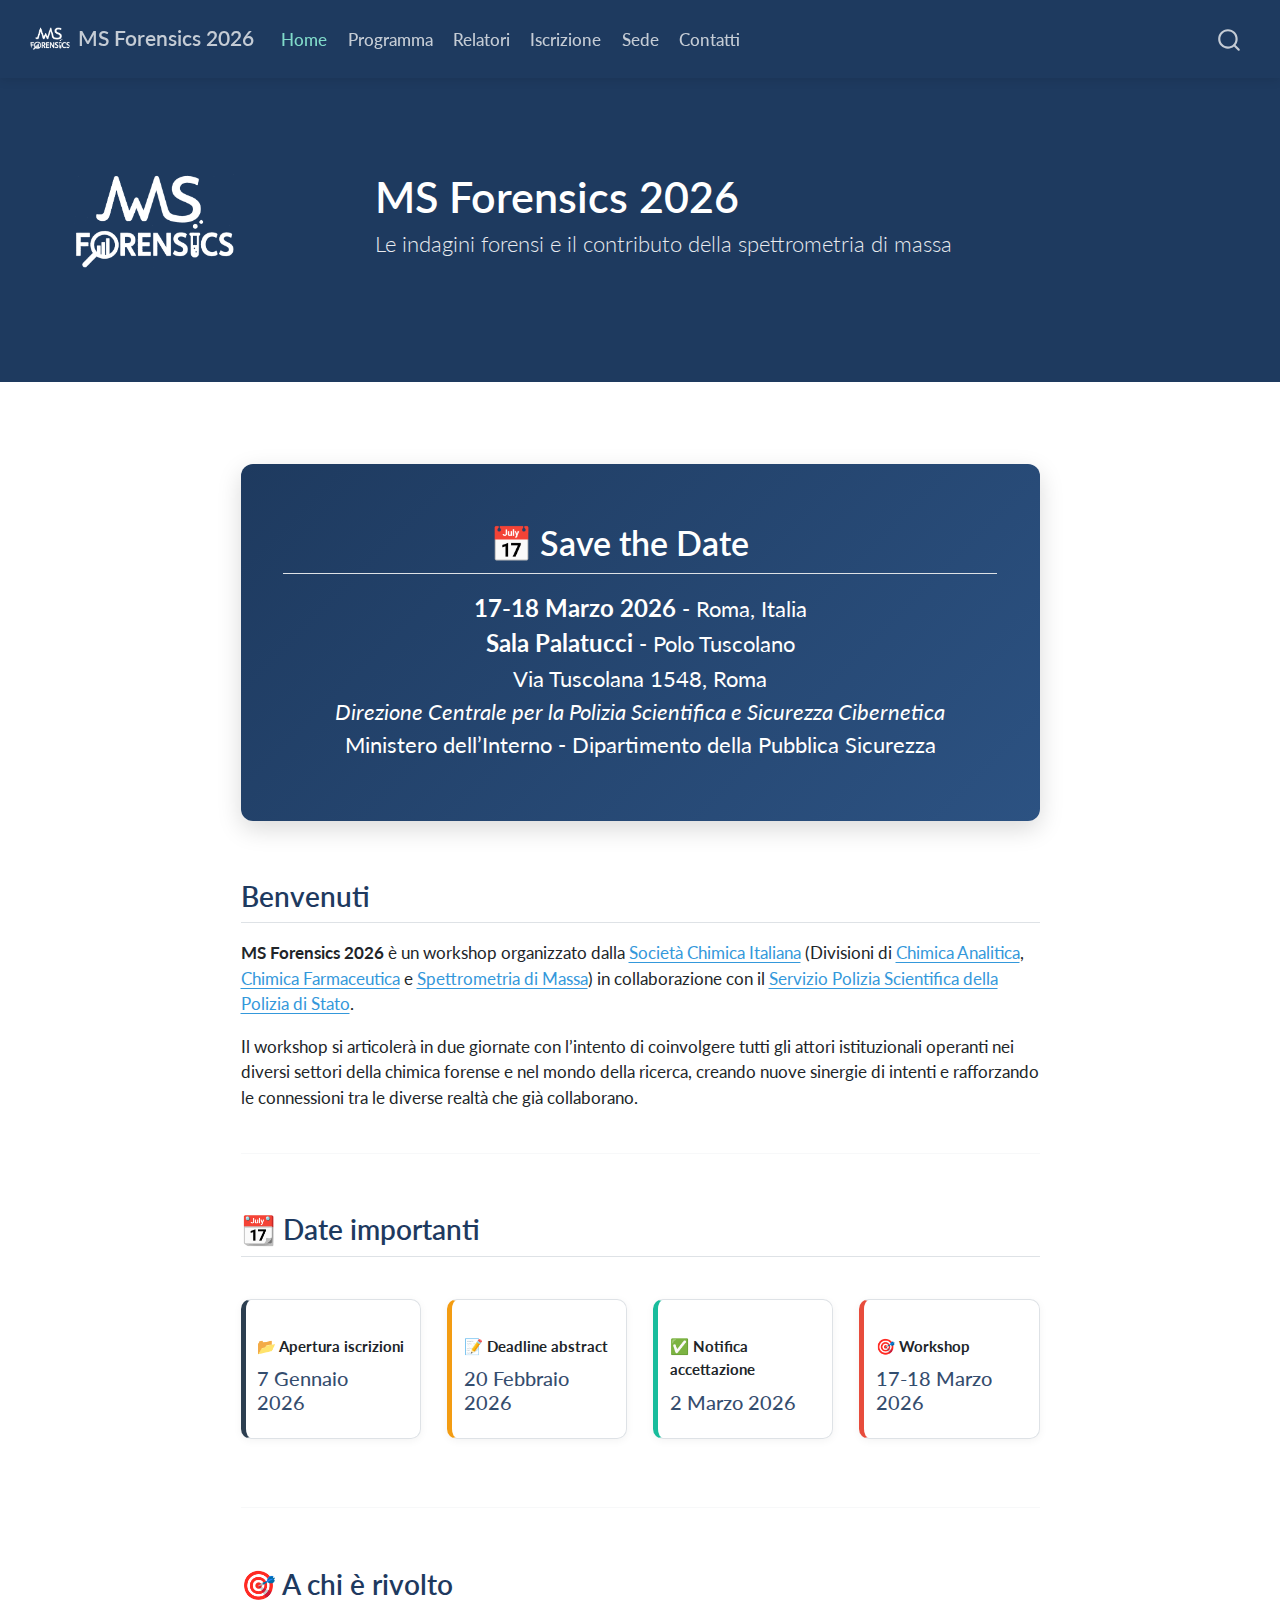
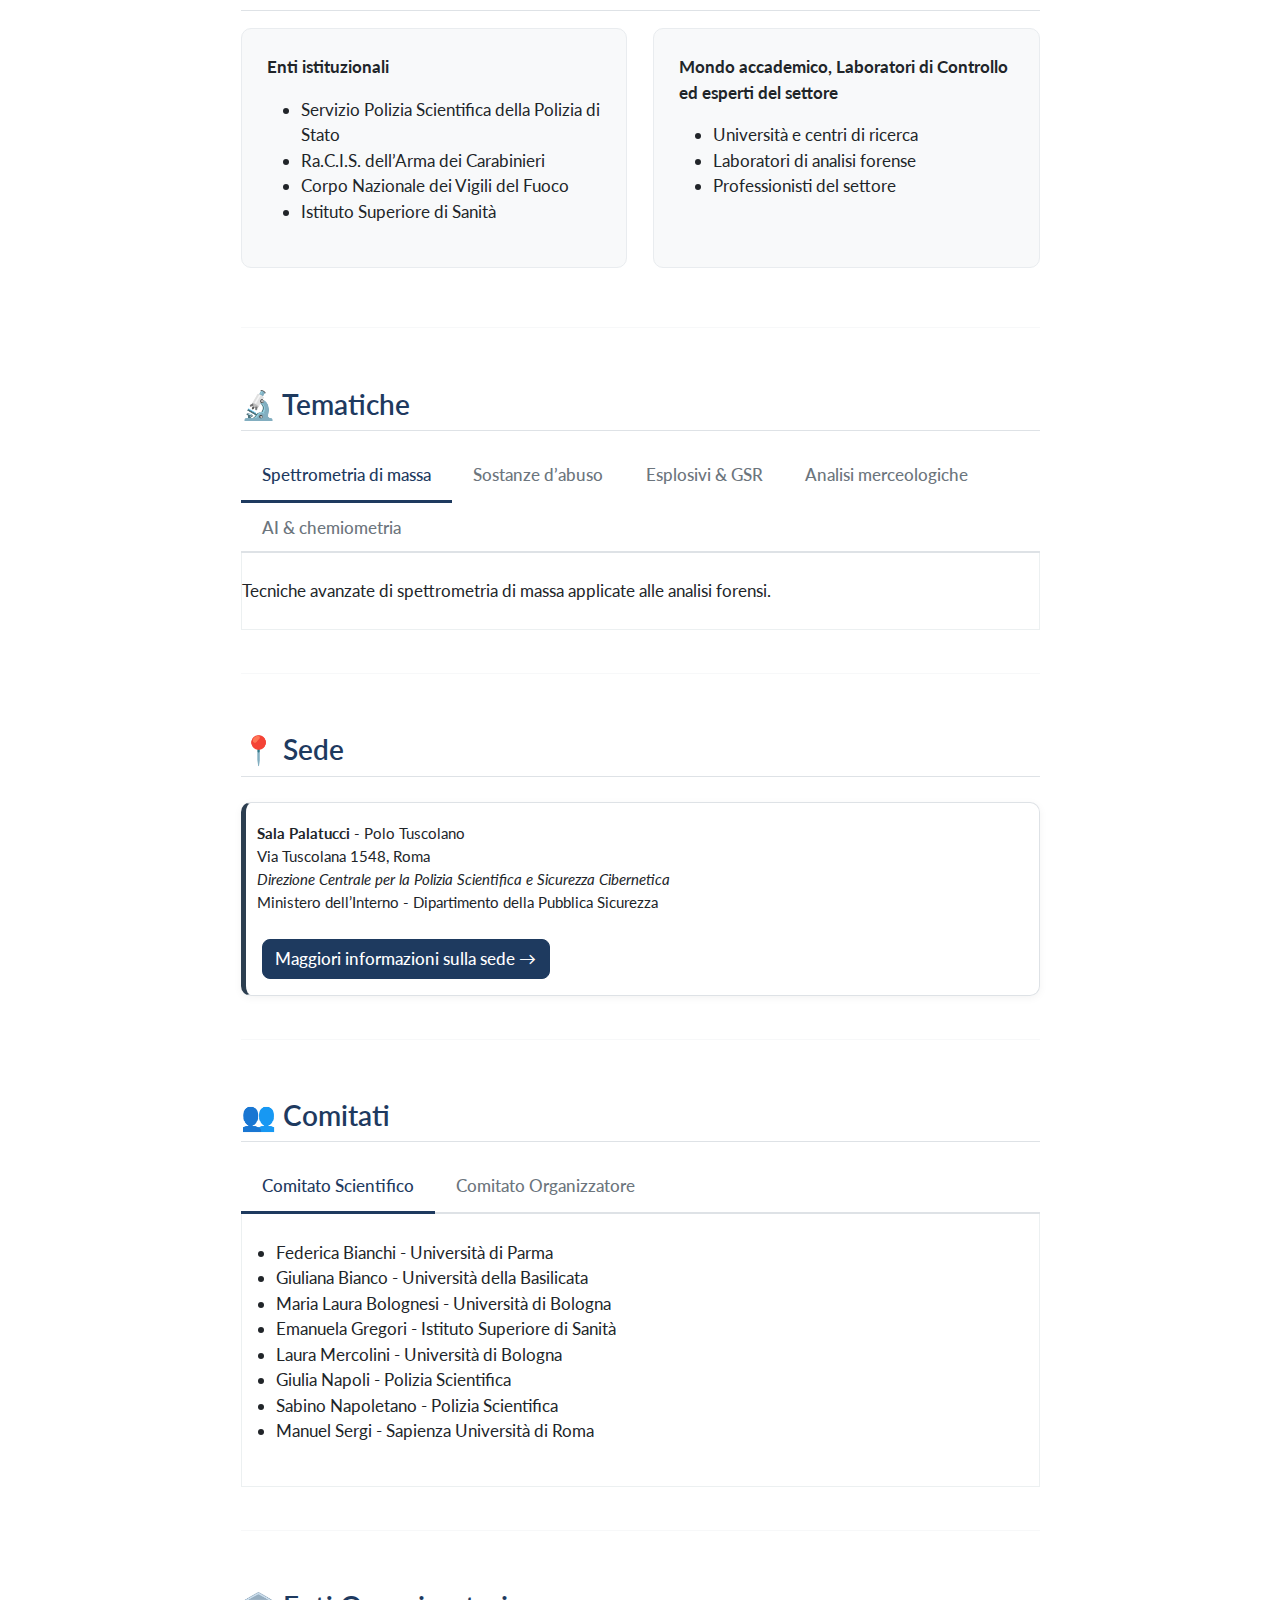
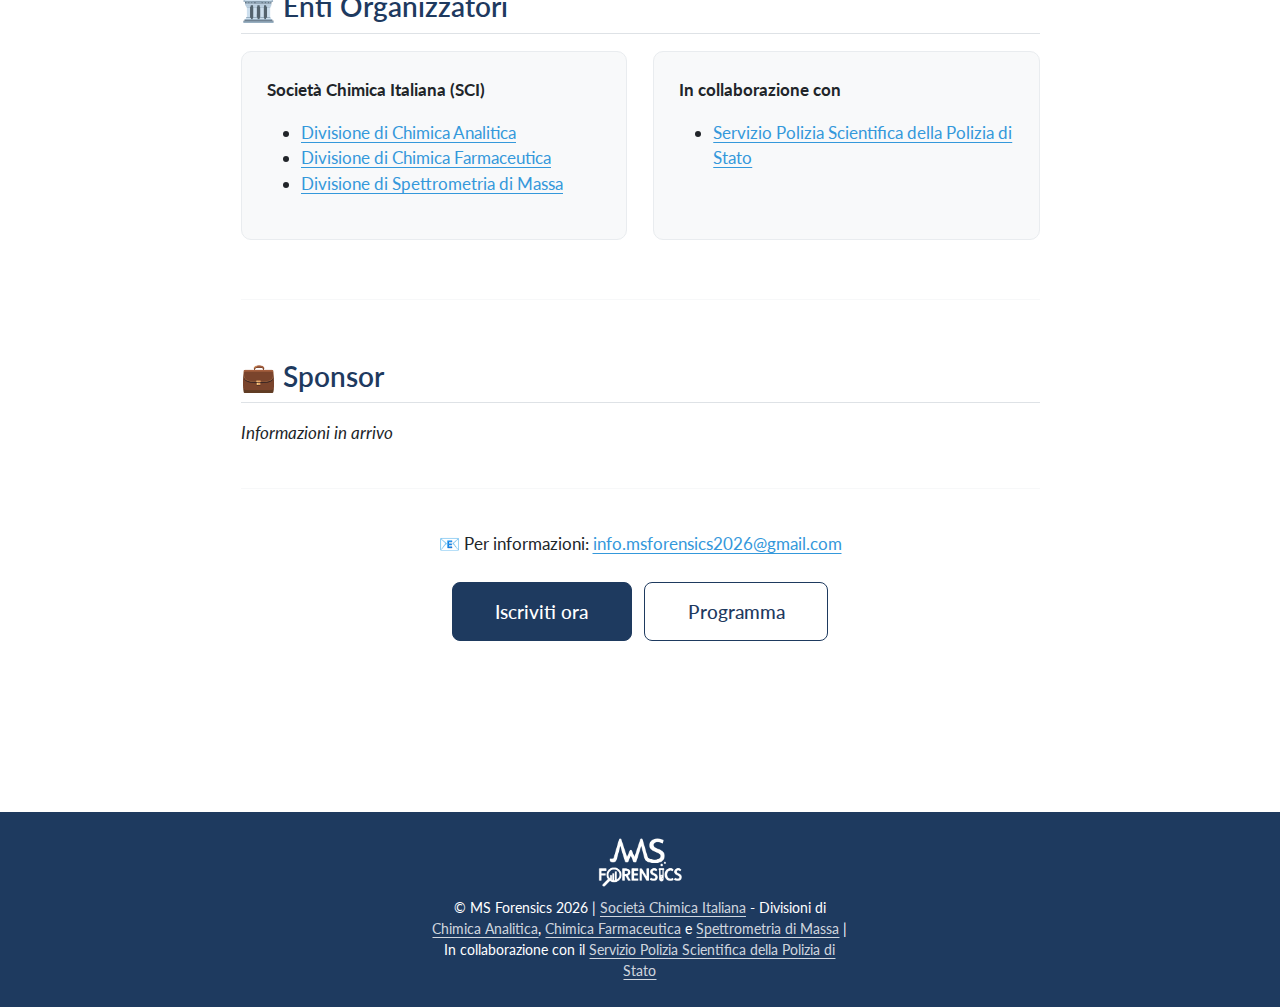
<file: docs/index.html>
<!DOCTYPE html>
<html xmlns="http://www.w3.org/1999/xhtml" lang="it" xml:lang="it"><head>

<meta charset="utf-8">
<meta name="generator" content="quarto-1.8.26">

<meta name="viewport" content="width=device-width, initial-scale=1.0, user-scalable=yes">


<title>MS Forensics 2026</title>
<style>
code{white-space: pre-wrap;}
span.smallcaps{font-variant: small-caps;}
div.columns{display: flex; gap: min(4vw, 1.5em);}
div.column{flex: auto; overflow-x: auto;}
div.hanging-indent{margin-left: 1.5em; text-indent: -1.5em;}
ul.task-list{list-style: none;}
ul.task-list li input[type="checkbox"] {
  width: 0.8em;
  margin: 0 0.8em 0.2em -1em; /* quarto-specific, see https://github.com/quarto-dev/quarto-cli/issues/4556 */ 
  vertical-align: middle;
}
</style>


<script src="site_libs/quarto-nav/quarto-nav.js"></script>
<script src="site_libs/quarto-nav/headroom.min.js"></script>
<script src="site_libs/clipboard/clipboard.min.js"></script>
<script src="site_libs/quarto-search/autocomplete.umd.js"></script>
<script src="site_libs/quarto-search/fuse.min.js"></script>
<script src="site_libs/quarto-search/quarto-search.js"></script>
<meta name="quarto:offset" content="./">
<script src="site_libs/quarto-html/quarto.js" type="module"></script>
<script src="site_libs/quarto-html/tabsets/tabsets.js" type="module"></script>
<script src="site_libs/quarto-html/axe/axe-check.js" type="module"></script>
<script src="site_libs/quarto-html/popper.min.js"></script>
<script src="site_libs/quarto-html/tippy.umd.min.js"></script>
<script src="site_libs/quarto-html/anchor.min.js"></script>
<link href="site_libs/quarto-html/tippy.css" rel="stylesheet">
<link href="site_libs/quarto-html/quarto-syntax-highlighting-587c61ba64f3a5504c4d52d930310e48.css" rel="stylesheet" id="quarto-text-highlighting-styles">
<script src="site_libs/bootstrap/bootstrap.min.js"></script>
<link href="site_libs/bootstrap/bootstrap-icons.css" rel="stylesheet">
<link href="site_libs/bootstrap/bootstrap-cb8c25ddaaf01fb2a502006d05c07bf1.min.css" rel="stylesheet" append-hash="true" id="quarto-bootstrap" data-mode="light">
<script id="quarto-search-options" type="application/json">{
  "location": "navbar",
  "copy-button": false,
  "collapse-after": 3,
  "panel-placement": "end",
  "type": "overlay",
  "limit": 50,
  "keyboard-shortcut": [
    "f",
    "/",
    "s"
  ],
  "show-item-context": false,
  "language": {
    "search-no-results-text": "Nessun risultato",
    "search-matching-documents-text": "documenti trovati",
    "search-copy-link-title": "Copiare il link nella ricerca",
    "search-hide-matches-text": "Nascondere i risultati aggiuntivi",
    "search-more-match-text": "ci sono altri risultati in questo documento",
    "search-more-matches-text": "ulteriori risultati in questo documento",
    "search-clear-button-title": "Pulire",
    "search-text-placeholder": "",
    "search-detached-cancel-button-title": "Cancellare",
    "search-submit-button-title": "Inviare",
    "search-label": "Ricerca"
  }
}</script>
<style>

      .quarto-title-block .quarto-title-banner h1,
      .quarto-title-block .quarto-title-banner h2,
      .quarto-title-block .quarto-title-banner h3,
      .quarto-title-block .quarto-title-banner h4,
      .quarto-title-block .quarto-title-banner h5,
      .quarto-title-block .quarto-title-banner h6
      {
        color: #ffffff;
      }

      .quarto-title-block .quarto-title-banner {
        color: #ffffff;
background: #1e3a5f;
      }
</style>


<link rel="stylesheet" href="styles.css">
</head>

<body class="nav-fixed fullcontent quarto-light">

<div id="quarto-search-results"></div>
  <header id="quarto-header" class="headroom fixed-top quarto-banner">
    <nav class="navbar navbar-expand-lg " data-bs-theme="dark">
      <div class="navbar-container container-fluid">
      <div class="navbar-brand-container mx-auto">
    <a href="./index.html" class="navbar-brand navbar-brand-logo">
    <img src="./images/logo_transparent2.png" alt="" class="navbar-logo light-content">
    <img src="./images/logo_transparent2.png" alt="" class="navbar-logo dark-content">
    </a>
    <a class="navbar-brand" href="./index.html">
    <span class="navbar-title">MS Forensics 2026</span>
    </a>
  </div>
            <div id="quarto-search" class="" title="Ricerca"></div>
          <button class="navbar-toggler" type="button" data-bs-toggle="collapse" data-bs-target="#navbarCollapse" aria-controls="navbarCollapse" role="menu" aria-expanded="false" aria-label="Attiva/disattiva la navigazione" onclick="if (window.quartoToggleHeadroom) { window.quartoToggleHeadroom(); }">
  <span class="navbar-toggler-icon"></span>
</button>
          <div class="collapse navbar-collapse" id="navbarCollapse">
            <ul class="navbar-nav navbar-nav-scroll me-auto">
  <li class="nav-item">
    <a class="nav-link active" href="./index.html" aria-current="page"> 
<span class="menu-text">Home</span></a>
  </li>  
  <li class="nav-item">
    <a class="nav-link" href="./program.html"> 
<span class="menu-text">Programma</span></a>
  </li>  
  <li class="nav-item">
    <a class="nav-link" href="./speakers.html"> 
<span class="menu-text">Relatori</span></a>
  </li>  
  <li class="nav-item">
    <a class="nav-link" href="./registration.html"> 
<span class="menu-text">Iscrizione</span></a>
  </li>  
  <li class="nav-item">
    <a class="nav-link" href="./venue.html"> 
<span class="menu-text">Sede</span></a>
  </li>  
  <li class="nav-item">
    <a class="nav-link" href="./contact.html"> 
<span class="menu-text">Contatti</span></a>
  </li>  
</ul>
          </div> <!-- /navcollapse -->
            <div class="quarto-navbar-tools">
</div>
      </div> <!-- /container-fluid -->
    </nav>
</header>
<!-- content -->
<header id="title-block-header" class="quarto-title-block default page-columns page-full">
  <div class="quarto-title-banner page-columns page-full">
    <div class="quarto-title column-body">
      <h1 class="title">MS Forensics 2026</h1>
            <p class="subtitle lead">Le indagini forensi e il contributo della spettrometria di massa</p>
                      </div>
  </div>
    
  
  <div class="quarto-title-meta">

      
    
      
    </div>
    
  
  </header><div id="quarto-content" class="quarto-container page-columns page-rows-contents page-layout-article page-navbar">
<!-- sidebar -->
<!-- margin-sidebar -->
    
<!-- main -->
<main class="content quarto-banner-title-block" id="quarto-document-content">





<section id="save-the-date" class="level2 save-the-date">
<h2 class="anchored" data-anchor-id="save-the-date">📅 Save the Date</h2>
<p><strong>17-18 Marzo 2026</strong> - Roma, Italia<br>
<strong>Sala Palatucci</strong> - Polo Tuscolano<br>
Via Tuscolana 1548, Roma<br>
<em>Direzione Centrale per la Polizia Scientifica e Sicurezza Cibernetica</em><br>
Ministero dell’Interno - Dipartimento della Pubblica Sicurezza</p>
</section>
<section id="benvenuti" class="level2">
<h2 class="anchored" data-anchor-id="benvenuti">Benvenuti</h2>
<p><strong>MS Forensics 2026</strong> è un workshop organizzato dalla <a href="https://www.soc.chim.it/">Società Chimica Italiana</a> (Divisioni di <a href="https://www.soc.chim.it/it/divisioni/analitica/home">Chimica Analitica</a>, <a href="https://www.soc.chim.it/it/divisioni/farmaceutica/home">Chimica Farmaceutica</a> e <a href="https://www.spettrometriadimassa.it/">Spettrometria di Massa</a>) in collaborazione con il <a href="https://www.poliziadistato.it/articolo/2469667ac382cb785865005675">Servizio Polizia Scientifica della Polizia di Stato</a>.</p>
<p>Il workshop si articolerà in due giornate con l’intento di coinvolgere tutti gli attori istituzionali operanti nei diversi settori della chimica forense e nel mondo della ricerca, creando nuove sinergie di intenti e rafforzando le connessioni tra le diverse realtà che già collaborano.</p>
<hr>
</section>
<section id="date-importanti" class="level2">
<h2 class="anchored" data-anchor-id="date-importanti">📆 Date importanti</h2>
<div class="grid">
<div class="g-col-6 g-col-md-3">
<div class="callout callout-style-simple callout-note no-icon">
<div class="callout-body d-flex">
<div class="callout-icon-container">
<i class="callout-icon no-icon"></i>
</div>
<div class="callout-body-container">
<p><strong>📂 Apertura iscrizioni</strong></p>
<section id="gennaio-2026" class="level3 unnumbered">
<h3 class="unnumbered anchored" data-anchor-id="gennaio-2026">7 Gennaio 2026</h3>
</section>
</div>
</div>
</div>
</div>
<div class="g-col-6 g-col-md-3">
<div class="callout callout-style-simple callout-warning no-icon">
<div class="callout-body d-flex">
<div class="callout-icon-container">
<i class="callout-icon no-icon"></i>
</div>
<div class="callout-body-container">
<p><strong>📝 Deadline abstract</strong></p>
<section id="febbraio-2026" class="level3 unnumbered">
<h3 class="unnumbered anchored" data-anchor-id="febbraio-2026">20 Febbraio 2026</h3>
</section>
</div>
</div>
</div>
</div>
<div class="g-col-6 g-col-md-3">
<div class="callout callout-style-simple callout-tip no-icon">
<div class="callout-body d-flex">
<div class="callout-icon-container">
<i class="callout-icon no-icon"></i>
</div>
<div class="callout-body-container">
<p><strong>✅ Notifica accettazione</strong></p>
<section id="marzo-2026" class="level3 unnumbered">
<h3 class="unnumbered anchored" data-anchor-id="marzo-2026">2 Marzo 2026</h3>
</section>
</div>
</div>
</div>
</div>
<div class="g-col-6 g-col-md-3">
<div class="callout callout-style-simple callout-important no-icon">
<div class="callout-body d-flex">
<div class="callout-icon-container">
<i class="callout-icon no-icon"></i>
</div>
<div class="callout-body-container">
<p><strong>🎯 Workshop</strong></p>
<section id="marzo-2026-1" class="level3 unnumbered">
<h3 class="unnumbered anchored" data-anchor-id="marzo-2026-1">17-18 Marzo 2026</h3>
</section>
</div>
</div>
</div>
</div>
</div>
<hr>
</section>
<section id="a-chi-è-rivolto" class="level2">
<h2 class="anchored" data-anchor-id="a-chi-è-rivolto">🎯 A chi è rivolto</h2>
<div class="grid">
<div class="g-col-12 g-col-md-6">
<p><strong>Enti istituzionali</strong></p>
<ul>
<li>Servizio Polizia Scientifica della Polizia di Stato</li>
<li>Ra.C.I.S. dell’Arma dei Carabinieri</li>
<li>Corpo Nazionale dei Vigili del Fuoco</li>
<li>Istituto Superiore di Sanità</li>
</ul>
</div>
<div class="g-col-12 g-col-md-6">
<p><strong>Mondo accademico, Laboratori di Controllo ed esperti del settore</strong></p>
<ul>
<li>Università e centri di ricerca</li>
<li>Laboratori di analisi forense</li>
<li>Professionisti del settore</li>
</ul>
</div>
</div>
<hr>
</section>
<section id="tematiche" class="level2">
<h2 class="anchored" data-anchor-id="tematiche">🔬 Tematiche</h2>
<div class="tabset-margin-container"></div><div class="panel-tabset">
<ul class="nav nav-tabs" role="tablist"><li class="nav-item" role="presentation"><a class="nav-link active" id="tabset-1-1-tab" data-bs-toggle="tab" data-bs-target="#tabset-1-1" role="tab" aria-controls="tabset-1-1" aria-selected="true" href="">Spettrometria di massa</a></li><li class="nav-item" role="presentation"><a class="nav-link" id="tabset-1-2-tab" data-bs-toggle="tab" data-bs-target="#tabset-1-2" role="tab" aria-controls="tabset-1-2" aria-selected="false" href="">Sostanze d’abuso</a></li><li class="nav-item" role="presentation"><a class="nav-link" id="tabset-1-3-tab" data-bs-toggle="tab" data-bs-target="#tabset-1-3" role="tab" aria-controls="tabset-1-3" aria-selected="false" href="">Esplosivi &amp; GSR</a></li><li class="nav-item" role="presentation"><a class="nav-link" id="tabset-1-4-tab" data-bs-toggle="tab" data-bs-target="#tabset-1-4" role="tab" aria-controls="tabset-1-4" aria-selected="false" href="">Analisi merceologiche</a></li><li class="nav-item" role="presentation"><a class="nav-link" id="tabset-1-5-tab" data-bs-toggle="tab" data-bs-target="#tabset-1-5" role="tab" aria-controls="tabset-1-5" aria-selected="false" href="">AI &amp; chemiometria</a></li></ul>
<div class="tab-content">
<div id="tabset-1-1" class="tab-pane active" role="tabpanel" aria-labelledby="tabset-1-1-tab">
<p>Tecniche avanzate di spettrometria di massa applicate alle analisi forensi.</p>
</div>
<div id="tabset-1-2" class="tab-pane" role="tabpanel" aria-labelledby="tabset-1-2-tab">
<p>Monitoraggio di sostanze d’abuso e loro metaboliti, incluse le NPS e i loro precursori.</p>
</div>
<div id="tabset-1-3" class="tab-pane" role="tabpanel" aria-labelledby="tabset-1-3-tab">
<p>Determinazione di esplosivi, sostanze infiammabili e residui dello sparo.</p>
</div>
<div id="tabset-1-4" class="tab-pane" role="tabpanel" aria-labelledby="tabset-1-4-tab">
<p>Metodologie analitiche per caratterizzazioni e comparazioni merceologiche (inchiostri, vernici, fibre e sostanze incognite).</p>
</div>
<div id="tabset-1-5" class="tab-pane" role="tabpanel" aria-labelledby="tabset-1-5-tab">
<p>Strumenti di Intelligenza Artificiale (AI) e approcci chemiometrici per l’analisi di dati, inclusi algoritmi di Machine Learning e Deep Learning</p>
</div>
</div>
</div>
<hr>
</section>
<section id="sede" class="level2">
<h2 class="anchored" data-anchor-id="sede">📍 Sede</h2>
<div class="callout callout-style-simple callout-note no-icon">
<div class="callout-body d-flex">
<div class="callout-icon-container">
<i class="callout-icon no-icon"></i>
</div>
<div class="callout-body-container">
<p><strong>Sala Palatucci</strong> - Polo Tuscolano<br>
Via Tuscolana 1548, Roma<br>
<em>Direzione Centrale per la Polizia Scientifica e Sicurezza Cibernetica</em><br>
Ministero dell’Interno - Dipartimento della Pubblica Sicurezza</p>
<p><a href="./venue.html" class="btn btn-primary">Maggiori informazioni sulla sede →</a></p>
</div>
</div>
</div>
<hr>
</section>
<section id="comitati" class="level2">
<h2 class="anchored" data-anchor-id="comitati">👥 Comitati</h2>
<div class="tabset-margin-container"></div><div class="panel-tabset">
<ul class="nav nav-tabs" role="tablist"><li class="nav-item" role="presentation"><a class="nav-link active" id="tabset-2-1-tab" data-bs-toggle="tab" data-bs-target="#tabset-2-1" role="tab" aria-controls="tabset-2-1" aria-selected="true" href="">Comitato Scientifico</a></li><li class="nav-item" role="presentation"><a class="nav-link" id="tabset-2-2-tab" data-bs-toggle="tab" data-bs-target="#tabset-2-2" role="tab" aria-controls="tabset-2-2" aria-selected="false" href="">Comitato Organizzatore</a></li></ul>
<div class="tab-content">
<div id="tabset-2-1" class="tab-pane active" role="tabpanel" aria-labelledby="tabset-2-1-tab">
<ul>
<li>Federica Bianchi - Università di Parma</li>
<li>Giuliana Bianco - Università della Basilicata</li>
<li>Maria Laura Bolognesi - Università di Bologna</li>
<li>Emanuela Gregori - Istituto Superiore di Sanità</li>
<li>Laura Mercolini - Università di Bologna</li>
<li>Giulia Napoli - Polizia Scientifica</li>
<li>Sabino Napoletano - Polizia Scientifica</li>
<li>Manuel Sergi - Sapienza Università di Roma</li>
</ul>
</div>
<div id="tabset-2-2" class="tab-pane" role="tabpanel" aria-labelledby="tabset-2-2-tab">
<ul>
<li>Eugenio Alladio - Università di Torino</li>
<li>Ilenia Bracaglia - Sapienza Università di Roma</li>
<li>Mauro Di Pasquale - Istituto Superiore di Sanità</li>
<li>Maria Maglieri - Polizia Scientifica</li>
<li>Martina Pisano - Polizia Scientifica</li>
</ul>
</div>
</div>
</div>
<hr>
</section>
<section id="enti-organizzatori" class="level2">
<h2 class="anchored" data-anchor-id="enti-organizzatori">🏛️ Enti Organizzatori</h2>
<div class="grid">
<div class="g-col-12 g-col-md-6">
<p><strong>Società Chimica Italiana (SCI)</strong></p>
<ul>
<li><a href="https://www.soc.chim.it/it/divisioni/analitica/home">Divisione di Chimica Analitica</a></li>
<li><a href="https://www.soc.chim.it/it/divisioni/farmaceutica/home">Divisione di Chimica Farmaceutica</a></li>
<li><a href="https://www.spettrometriadimassa.it/">Divisione di Spettrometria di Massa</a></li>
</ul>
</div>
<div class="g-col-12 g-col-md-6">
<p><strong>In collaborazione con</strong></p>
<ul>
<li><a href="https://www.poliziadistato.it/articolo/2469667ac382cb785865005675">Servizio Polizia Scientifica della Polizia di Stato</a></li>
</ul>
</div>
</div>
<hr>
</section>
<section id="sponsor" class="level2">
<h2 class="anchored" data-anchor-id="sponsor">💼 Sponsor</h2>
<p><em>Informazioni in arrivo</em></p>
<hr>
<div class="text-center">
<p>📧 Per informazioni: <a href="mailto:info.msforensics2026@gmail.com">info.msforensics2026@gmail.com</a></p>
<p><a href="./registration.html" class="btn btn-primary btn-lg">Iscriviti ora</a> <a href="./program.html" class="btn btn-outline-primary btn-lg">Programma</a></p>
</div>


</section>

</main> <!-- /main -->
<script id="quarto-html-after-body" type="application/javascript">
  window.document.addEventListener("DOMContentLoaded", function (event) {
    const icon = "";
    const anchorJS = new window.AnchorJS();
    anchorJS.options = {
      placement: 'right',
      icon: icon
    };
    anchorJS.add('.anchored');
    const isCodeAnnotation = (el) => {
      for (const clz of el.classList) {
        if (clz.startsWith('code-annotation-')) {                     
          return true;
        }
      }
      return false;
    }
    const onCopySuccess = function(e) {
      // button target
      const button = e.trigger;
      // don't keep focus
      button.blur();
      // flash "checked"
      button.classList.add('code-copy-button-checked');
      var currentTitle = button.getAttribute("title");
      button.setAttribute("title", "Copiato!");
      let tooltip;
      if (window.bootstrap) {
        button.setAttribute("data-bs-toggle", "tooltip");
        button.setAttribute("data-bs-placement", "left");
        button.setAttribute("data-bs-title", "Copiato!");
        tooltip = new bootstrap.Tooltip(button, 
          { trigger: "manual", 
            customClass: "code-copy-button-tooltip",
            offset: [0, -8]});
        tooltip.show();    
      }
      setTimeout(function() {
        if (tooltip) {
          tooltip.hide();
          button.removeAttribute("data-bs-title");
          button.removeAttribute("data-bs-toggle");
          button.removeAttribute("data-bs-placement");
        }
        button.setAttribute("title", currentTitle);
        button.classList.remove('code-copy-button-checked');
      }, 1000);
      // clear code selection
      e.clearSelection();
    }
    const getTextToCopy = function(trigger) {
      const outerScaffold = trigger.parentElement.cloneNode(true);
      const codeEl = outerScaffold.querySelector('code');
      for (const childEl of codeEl.children) {
        if (isCodeAnnotation(childEl)) {
          childEl.remove();
        }
      }
      return codeEl.innerText;
    }
    const clipboard = new window.ClipboardJS('.code-copy-button:not([data-in-quarto-modal])', {
      text: getTextToCopy
    });
    clipboard.on('success', onCopySuccess);
    if (window.document.getElementById('quarto-embedded-source-code-modal')) {
      const clipboardModal = new window.ClipboardJS('.code-copy-button[data-in-quarto-modal]', {
        text: getTextToCopy,
        container: window.document.getElementById('quarto-embedded-source-code-modal')
      });
      clipboardModal.on('success', onCopySuccess);
    }
      var localhostRegex = new RegExp(/^(?:http|https):\/\/localhost\:?[0-9]*\//);
      var mailtoRegex = new RegExp(/^mailto:/);
        var filterRegex = new RegExp('/' + window.location.host + '/');
      var isInternal = (href) => {
          return filterRegex.test(href) || localhostRegex.test(href) || mailtoRegex.test(href);
      }
      // Inspect non-navigation links and adorn them if external
     var links = window.document.querySelectorAll('a[href]:not(.nav-link):not(.navbar-brand):not(.toc-action):not(.sidebar-link):not(.sidebar-item-toggle):not(.pagination-link):not(.no-external):not([aria-hidden]):not(.dropdown-item):not(.quarto-navigation-tool):not(.about-link)');
      for (var i=0; i<links.length; i++) {
        const link = links[i];
        if (!isInternal(link.href)) {
          // undo the damage that might have been done by quarto-nav.js in the case of
          // links that we want to consider external
          if (link.dataset.originalHref !== undefined) {
            link.href = link.dataset.originalHref;
          }
        }
      }
    function tippyHover(el, contentFn, onTriggerFn, onUntriggerFn) {
      const config = {
        allowHTML: true,
        maxWidth: 500,
        delay: 100,
        arrow: false,
        appendTo: function(el) {
            return el.parentElement;
        },
        interactive: true,
        interactiveBorder: 10,
        theme: 'quarto',
        placement: 'bottom-start',
      };
      if (contentFn) {
        config.content = contentFn;
      }
      if (onTriggerFn) {
        config.onTrigger = onTriggerFn;
      }
      if (onUntriggerFn) {
        config.onUntrigger = onUntriggerFn;
      }
      window.tippy(el, config); 
    }
    const noterefs = window.document.querySelectorAll('a[role="doc-noteref"]');
    for (var i=0; i<noterefs.length; i++) {
      const ref = noterefs[i];
      tippyHover(ref, function() {
        // use id or data attribute instead here
        let href = ref.getAttribute('data-footnote-href') || ref.getAttribute('href');
        try { href = new URL(href).hash; } catch {}
        const id = href.replace(/^#\/?/, "");
        const note = window.document.getElementById(id);
        if (note) {
          return note.innerHTML;
        } else {
          return "";
        }
      });
    }
    const xrefs = window.document.querySelectorAll('a.quarto-xref');
    const processXRef = (id, note) => {
      // Strip column container classes
      const stripColumnClz = (el) => {
        el.classList.remove("page-full", "page-columns");
        if (el.children) {
          for (const child of el.children) {
            stripColumnClz(child);
          }
        }
      }
      stripColumnClz(note)
      if (id === null || id.startsWith('sec-')) {
        // Special case sections, only their first couple elements
        const container = document.createElement("div");
        if (note.children && note.children.length > 2) {
          container.appendChild(note.children[0].cloneNode(true));
          for (let i = 1; i < note.children.length; i++) {
            const child = note.children[i];
            if (child.tagName === "P" && child.innerText === "") {
              continue;
            } else {
              container.appendChild(child.cloneNode(true));
              break;
            }
          }
          if (window.Quarto?.typesetMath) {
            window.Quarto.typesetMath(container);
          }
          return container.innerHTML
        } else {
          if (window.Quarto?.typesetMath) {
            window.Quarto.typesetMath(note);
          }
          return note.innerHTML;
        }
      } else {
        // Remove any anchor links if they are present
        const anchorLink = note.querySelector('a.anchorjs-link');
        if (anchorLink) {
          anchorLink.remove();
        }
        if (window.Quarto?.typesetMath) {
          window.Quarto.typesetMath(note);
        }
        if (note.classList.contains("callout")) {
          return note.outerHTML;
        } else {
          return note.innerHTML;
        }
      }
    }
    for (var i=0; i<xrefs.length; i++) {
      const xref = xrefs[i];
      tippyHover(xref, undefined, function(instance) {
        instance.disable();
        let url = xref.getAttribute('href');
        let hash = undefined; 
        if (url.startsWith('#')) {
          hash = url;
        } else {
          try { hash = new URL(url).hash; } catch {}
        }
        if (hash) {
          const id = hash.replace(/^#\/?/, "");
          const note = window.document.getElementById(id);
          if (note !== null) {
            try {
              const html = processXRef(id, note.cloneNode(true));
              instance.setContent(html);
            } finally {
              instance.enable();
              instance.show();
            }
          } else {
            // See if we can fetch this
            fetch(url.split('#')[0])
            .then(res => res.text())
            .then(html => {
              const parser = new DOMParser();
              const htmlDoc = parser.parseFromString(html, "text/html");
              const note = htmlDoc.getElementById(id);
              if (note !== null) {
                const html = processXRef(id, note);
                instance.setContent(html);
              } 
            }).finally(() => {
              instance.enable();
              instance.show();
            });
          }
        } else {
          // See if we can fetch a full url (with no hash to target)
          // This is a special case and we should probably do some content thinning / targeting
          fetch(url)
          .then(res => res.text())
          .then(html => {
            const parser = new DOMParser();
            const htmlDoc = parser.parseFromString(html, "text/html");
            const note = htmlDoc.querySelector('main.content');
            if (note !== null) {
              // This should only happen for chapter cross references
              // (since there is no id in the URL)
              // remove the first header
              if (note.children.length > 0 && note.children[0].tagName === "HEADER") {
                note.children[0].remove();
              }
              const html = processXRef(null, note);
              instance.setContent(html);
            } 
          }).finally(() => {
            instance.enable();
            instance.show();
          });
        }
      }, function(instance) {
      });
    }
        let selectedAnnoteEl;
        const selectorForAnnotation = ( cell, annotation) => {
          let cellAttr = 'data-code-cell="' + cell + '"';
          let lineAttr = 'data-code-annotation="' +  annotation + '"';
          const selector = 'span[' + cellAttr + '][' + lineAttr + ']';
          return selector;
        }
        const selectCodeLines = (annoteEl) => {
          const doc = window.document;
          const targetCell = annoteEl.getAttribute("data-target-cell");
          const targetAnnotation = annoteEl.getAttribute("data-target-annotation");
          const annoteSpan = window.document.querySelector(selectorForAnnotation(targetCell, targetAnnotation));
          const lines = annoteSpan.getAttribute("data-code-lines").split(",");
          const lineIds = lines.map((line) => {
            return targetCell + "-" + line;
          })
          let top = null;
          let height = null;
          let parent = null;
          if (lineIds.length > 0) {
              //compute the position of the single el (top and bottom and make a div)
              const el = window.document.getElementById(lineIds[0]);
              top = el.offsetTop;
              height = el.offsetHeight;
              parent = el.parentElement.parentElement;
            if (lineIds.length > 1) {
              const lastEl = window.document.getElementById(lineIds[lineIds.length - 1]);
              const bottom = lastEl.offsetTop + lastEl.offsetHeight;
              height = bottom - top;
            }
            if (top !== null && height !== null && parent !== null) {
              // cook up a div (if necessary) and position it 
              let div = window.document.getElementById("code-annotation-line-highlight");
              if (div === null) {
                div = window.document.createElement("div");
                div.setAttribute("id", "code-annotation-line-highlight");
                div.style.position = 'absolute';
                parent.appendChild(div);
              }
              div.style.top = top - 2 + "px";
              div.style.height = height + 4 + "px";
              div.style.left = 0;
              let gutterDiv = window.document.getElementById("code-annotation-line-highlight-gutter");
              if (gutterDiv === null) {
                gutterDiv = window.document.createElement("div");
                gutterDiv.setAttribute("id", "code-annotation-line-highlight-gutter");
                gutterDiv.style.position = 'absolute';
                const codeCell = window.document.getElementById(targetCell);
                const gutter = codeCell.querySelector('.code-annotation-gutter');
                gutter.appendChild(gutterDiv);
              }
              gutterDiv.style.top = top - 2 + "px";
              gutterDiv.style.height = height + 4 + "px";
            }
            selectedAnnoteEl = annoteEl;
          }
        };
        const unselectCodeLines = () => {
          const elementsIds = ["code-annotation-line-highlight", "code-annotation-line-highlight-gutter"];
          elementsIds.forEach((elId) => {
            const div = window.document.getElementById(elId);
            if (div) {
              div.remove();
            }
          });
          selectedAnnoteEl = undefined;
        };
          // Handle positioning of the toggle
      window.addEventListener(
        "resize",
        throttle(() => {
          elRect = undefined;
          if (selectedAnnoteEl) {
            selectCodeLines(selectedAnnoteEl);
          }
        }, 10)
      );
      function throttle(fn, ms) {
      let throttle = false;
      let timer;
        return (...args) => {
          if(!throttle) { // first call gets through
              fn.apply(this, args);
              throttle = true;
          } else { // all the others get throttled
              if(timer) clearTimeout(timer); // cancel #2
              timer = setTimeout(() => {
                fn.apply(this, args);
                timer = throttle = false;
              }, ms);
          }
        };
      }
        // Attach click handler to the DT
        const annoteDls = window.document.querySelectorAll('dt[data-target-cell]');
        for (const annoteDlNode of annoteDls) {
          annoteDlNode.addEventListener('click', (event) => {
            const clickedEl = event.target;
            if (clickedEl !== selectedAnnoteEl) {
              unselectCodeLines();
              const activeEl = window.document.querySelector('dt[data-target-cell].code-annotation-active');
              if (activeEl) {
                activeEl.classList.remove('code-annotation-active');
              }
              selectCodeLines(clickedEl);
              clickedEl.classList.add('code-annotation-active');
            } else {
              // Unselect the line
              unselectCodeLines();
              clickedEl.classList.remove('code-annotation-active');
            }
          });
        }
    const findCites = (el) => {
      const parentEl = el.parentElement;
      if (parentEl) {
        const cites = parentEl.dataset.cites;
        if (cites) {
          return {
            el,
            cites: cites.split(' ')
          };
        } else {
          return findCites(el.parentElement)
        }
      } else {
        return undefined;
      }
    };
    var bibliorefs = window.document.querySelectorAll('a[role="doc-biblioref"]');
    for (var i=0; i<bibliorefs.length; i++) {
      const ref = bibliorefs[i];
      const citeInfo = findCites(ref);
      if (citeInfo) {
        tippyHover(citeInfo.el, function() {
          var popup = window.document.createElement('div');
          citeInfo.cites.forEach(function(cite) {
            var citeDiv = window.document.createElement('div');
            citeDiv.classList.add('hanging-indent');
            citeDiv.classList.add('csl-entry');
            var biblioDiv = window.document.getElementById('ref-' + cite);
            if (biblioDiv) {
              citeDiv.innerHTML = biblioDiv.innerHTML;
            }
            popup.appendChild(citeDiv);
          });
          return popup.innerHTML;
        });
      }
    }
  });
  </script>
</div> <!-- /content -->
<footer class="footer">
  <div class="nav-footer">
    <div class="nav-footer-left">
      &nbsp;
    </div>   
    <div class="nav-footer-center">
<p><img src="images/logo_transparent2.png" alt="MS Forensics Logo" style="height: 50px; margin-bottom: 10px;"><br> © MS Forensics 2026 | <a href="https://www.soc.chim.it/">Società Chimica Italiana</a> - Divisioni di <a href="https://www.soc.chim.it/it/divisioni/analitica/home">Chimica Analitica</a>, <a href="https://www.soc.chim.it/it/divisioni/farmaceutica/home">Chimica Farmaceutica</a> e <a href="https://www.spettrometriadimassa.it/">Spettrometria di Massa</a> | In collaborazione con il <a href="https://www.poliziadistato.it/articolo/2469667ac382cb785865005675">Servizio Polizia Scientifica della Polizia di Stato</a></p>
</div>
    <div class="nav-footer-right">
      &nbsp;
    </div>
  </div>
</footer>




</body></html>
</file>
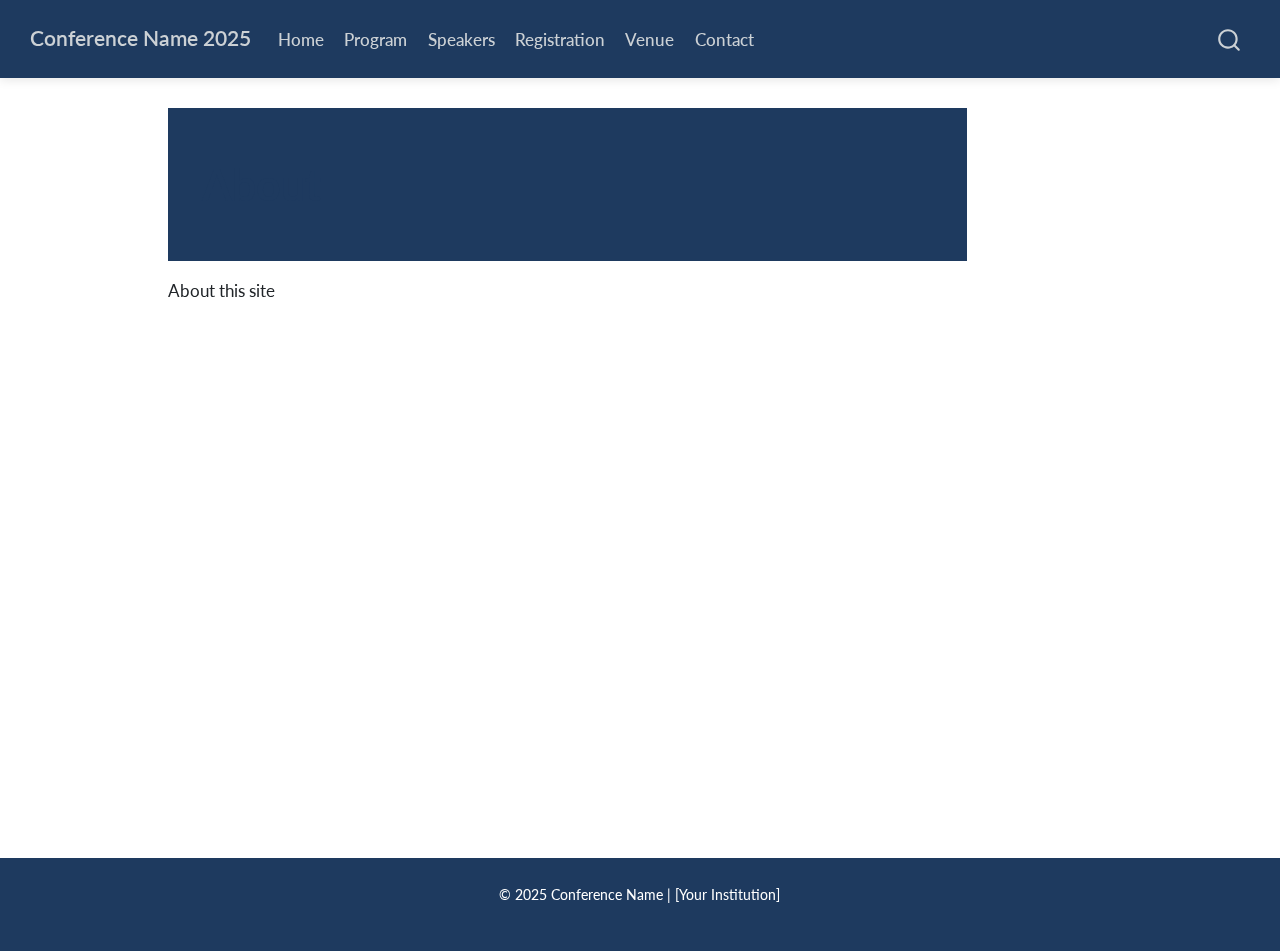
<file: docs/about.html>
<!DOCTYPE html>
<html xmlns="http://www.w3.org/1999/xhtml" lang="en" xml:lang="en"><head>

<meta charset="utf-8">
<meta name="generator" content="quarto-1.8.26">

<meta name="viewport" content="width=device-width, initial-scale=1.0, user-scalable=yes">


<title>About – Conference Name 2025</title>
<style>
code{white-space: pre-wrap;}
span.smallcaps{font-variant: small-caps;}
div.columns{display: flex; gap: min(4vw, 1.5em);}
div.column{flex: auto; overflow-x: auto;}
div.hanging-indent{margin-left: 1.5em; text-indent: -1.5em;}
ul.task-list{list-style: none;}
ul.task-list li input[type="checkbox"] {
  width: 0.8em;
  margin: 0 0.8em 0.2em -1em; /* quarto-specific, see https://github.com/quarto-dev/quarto-cli/issues/4556 */ 
  vertical-align: middle;
}
</style>


<script src="site_libs/quarto-nav/quarto-nav.js"></script>
<script src="site_libs/quarto-nav/headroom.min.js"></script>
<script src="site_libs/clipboard/clipboard.min.js"></script>
<script src="site_libs/quarto-search/autocomplete.umd.js"></script>
<script src="site_libs/quarto-search/fuse.min.js"></script>
<script src="site_libs/quarto-search/quarto-search.js"></script>
<meta name="quarto:offset" content="./">
<script src="site_libs/quarto-html/quarto.js" type="module"></script>
<script src="site_libs/quarto-html/tabsets/tabsets.js" type="module"></script>
<script src="site_libs/quarto-html/axe/axe-check.js" type="module"></script>
<script src="site_libs/quarto-html/popper.min.js"></script>
<script src="site_libs/quarto-html/tippy.umd.min.js"></script>
<script src="site_libs/quarto-html/anchor.min.js"></script>
<link href="site_libs/quarto-html/tippy.css" rel="stylesheet">
<link href="site_libs/quarto-html/quarto-syntax-highlighting-587c61ba64f3a5504c4d52d930310e48.css" rel="stylesheet" id="quarto-text-highlighting-styles">
<script src="site_libs/bootstrap/bootstrap.min.js"></script>
<link href="site_libs/bootstrap/bootstrap-icons.css" rel="stylesheet">
<link href="site_libs/bootstrap/bootstrap-466483732dcb0cea7139c1eae81929d3.min.css" rel="stylesheet" append-hash="true" id="quarto-bootstrap" data-mode="light">
<script id="quarto-search-options" type="application/json">{
  "location": "navbar",
  "copy-button": false,
  "collapse-after": 3,
  "panel-placement": "end",
  "type": "overlay",
  "limit": 50,
  "keyboard-shortcut": [
    "f",
    "/",
    "s"
  ],
  "show-item-context": false,
  "language": {
    "search-no-results-text": "No results",
    "search-matching-documents-text": "matching documents",
    "search-copy-link-title": "Copy link to search",
    "search-hide-matches-text": "Hide additional matches",
    "search-more-match-text": "more match in this document",
    "search-more-matches-text": "more matches in this document",
    "search-clear-button-title": "Clear",
    "search-text-placeholder": "",
    "search-detached-cancel-button-title": "Cancel",
    "search-submit-button-title": "Submit",
    "search-label": "Search"
  }
}</script>


<link rel="stylesheet" href="styles.css">
</head>

<body class="nav-fixed quarto-light">

<div id="quarto-search-results"></div>
  <header id="quarto-header" class="headroom fixed-top">
    <nav class="navbar navbar-expand-lg " data-bs-theme="dark">
      <div class="navbar-container container-fluid">
      <div class="navbar-brand-container mx-auto">
    <a class="navbar-brand" href="./index.html">
    <span class="navbar-title">Conference Name 2025</span>
    </a>
  </div>
            <div id="quarto-search" class="" title="Search"></div>
          <button class="navbar-toggler" type="button" data-bs-toggle="collapse" data-bs-target="#navbarCollapse" aria-controls="navbarCollapse" role="menu" aria-expanded="false" aria-label="Toggle navigation" onclick="if (window.quartoToggleHeadroom) { window.quartoToggleHeadroom(); }">
  <span class="navbar-toggler-icon"></span>
</button>
          <div class="collapse navbar-collapse" id="navbarCollapse">
            <ul class="navbar-nav navbar-nav-scroll me-auto">
  <li class="nav-item">
    <a class="nav-link" href="./index.html"> 
<span class="menu-text">Home</span></a>
  </li>  
  <li class="nav-item">
    <a class="nav-link" href="./program.html"> 
<span class="menu-text">Program</span></a>
  </li>  
  <li class="nav-item">
    <a class="nav-link" href="./speakers.html"> 
<span class="menu-text">Speakers</span></a>
  </li>  
  <li class="nav-item">
    <a class="nav-link" href="./registration.html"> 
<span class="menu-text">Registration</span></a>
  </li>  
  <li class="nav-item">
    <a class="nav-link" href="./venue.html"> 
<span class="menu-text">Venue</span></a>
  </li>  
  <li class="nav-item">
    <a class="nav-link" href="./contact.html"> 
<span class="menu-text">Contact</span></a>
  </li>  
</ul>
          </div> <!-- /navcollapse -->
            <div class="quarto-navbar-tools">
</div>
      </div> <!-- /container-fluid -->
    </nav>
</header>
<!-- content -->
<div id="quarto-content" class="quarto-container page-columns page-rows-contents page-layout-article page-navbar">
<!-- sidebar -->
<!-- margin-sidebar -->
    <div id="quarto-margin-sidebar" class="sidebar margin-sidebar zindex-bottom">
        
    </div>
<!-- main -->
<main class="content" id="quarto-document-content">

<header id="title-block-header" class="quarto-title-block default">
<div class="quarto-title">
<h1 class="title">About</h1>
</div>



<div class="quarto-title-meta">

    
  
    
  </div>
  


</header>


<p>About this site</p>



</main> <!-- /main -->
<script id="quarto-html-after-body" type="application/javascript">
  window.document.addEventListener("DOMContentLoaded", function (event) {
    const icon = "";
    const anchorJS = new window.AnchorJS();
    anchorJS.options = {
      placement: 'right',
      icon: icon
    };
    anchorJS.add('.anchored');
    const isCodeAnnotation = (el) => {
      for (const clz of el.classList) {
        if (clz.startsWith('code-annotation-')) {                     
          return true;
        }
      }
      return false;
    }
    const onCopySuccess = function(e) {
      // button target
      const button = e.trigger;
      // don't keep focus
      button.blur();
      // flash "checked"
      button.classList.add('code-copy-button-checked');
      var currentTitle = button.getAttribute("title");
      button.setAttribute("title", "Copied!");
      let tooltip;
      if (window.bootstrap) {
        button.setAttribute("data-bs-toggle", "tooltip");
        button.setAttribute("data-bs-placement", "left");
        button.setAttribute("data-bs-title", "Copied!");
        tooltip = new bootstrap.Tooltip(button, 
          { trigger: "manual", 
            customClass: "code-copy-button-tooltip",
            offset: [0, -8]});
        tooltip.show();    
      }
      setTimeout(function() {
        if (tooltip) {
          tooltip.hide();
          button.removeAttribute("data-bs-title");
          button.removeAttribute("data-bs-toggle");
          button.removeAttribute("data-bs-placement");
        }
        button.setAttribute("title", currentTitle);
        button.classList.remove('code-copy-button-checked');
      }, 1000);
      // clear code selection
      e.clearSelection();
    }
    const getTextToCopy = function(trigger) {
      const outerScaffold = trigger.parentElement.cloneNode(true);
      const codeEl = outerScaffold.querySelector('code');
      for (const childEl of codeEl.children) {
        if (isCodeAnnotation(childEl)) {
          childEl.remove();
        }
      }
      return codeEl.innerText;
    }
    const clipboard = new window.ClipboardJS('.code-copy-button:not([data-in-quarto-modal])', {
      text: getTextToCopy
    });
    clipboard.on('success', onCopySuccess);
    if (window.document.getElementById('quarto-embedded-source-code-modal')) {
      const clipboardModal = new window.ClipboardJS('.code-copy-button[data-in-quarto-modal]', {
        text: getTextToCopy,
        container: window.document.getElementById('quarto-embedded-source-code-modal')
      });
      clipboardModal.on('success', onCopySuccess);
    }
      var localhostRegex = new RegExp(/^(?:http|https):\/\/localhost\:?[0-9]*\//);
      var mailtoRegex = new RegExp(/^mailto:/);
        var filterRegex = new RegExp('/' + window.location.host + '/');
      var isInternal = (href) => {
          return filterRegex.test(href) || localhostRegex.test(href) || mailtoRegex.test(href);
      }
      // Inspect non-navigation links and adorn them if external
     var links = window.document.querySelectorAll('a[href]:not(.nav-link):not(.navbar-brand):not(.toc-action):not(.sidebar-link):not(.sidebar-item-toggle):not(.pagination-link):not(.no-external):not([aria-hidden]):not(.dropdown-item):not(.quarto-navigation-tool):not(.about-link)');
      for (var i=0; i<links.length; i++) {
        const link = links[i];
        if (!isInternal(link.href)) {
          // undo the damage that might have been done by quarto-nav.js in the case of
          // links that we want to consider external
          if (link.dataset.originalHref !== undefined) {
            link.href = link.dataset.originalHref;
          }
        }
      }
    function tippyHover(el, contentFn, onTriggerFn, onUntriggerFn) {
      const config = {
        allowHTML: true,
        maxWidth: 500,
        delay: 100,
        arrow: false,
        appendTo: function(el) {
            return el.parentElement;
        },
        interactive: true,
        interactiveBorder: 10,
        theme: 'quarto',
        placement: 'bottom-start',
      };
      if (contentFn) {
        config.content = contentFn;
      }
      if (onTriggerFn) {
        config.onTrigger = onTriggerFn;
      }
      if (onUntriggerFn) {
        config.onUntrigger = onUntriggerFn;
      }
      window.tippy(el, config); 
    }
    const noterefs = window.document.querySelectorAll('a[role="doc-noteref"]');
    for (var i=0; i<noterefs.length; i++) {
      const ref = noterefs[i];
      tippyHover(ref, function() {
        // use id or data attribute instead here
        let href = ref.getAttribute('data-footnote-href') || ref.getAttribute('href');
        try { href = new URL(href).hash; } catch {}
        const id = href.replace(/^#\/?/, "");
        const note = window.document.getElementById(id);
        if (note) {
          return note.innerHTML;
        } else {
          return "";
        }
      });
    }
    const xrefs = window.document.querySelectorAll('a.quarto-xref');
    const processXRef = (id, note) => {
      // Strip column container classes
      const stripColumnClz = (el) => {
        el.classList.remove("page-full", "page-columns");
        if (el.children) {
          for (const child of el.children) {
            stripColumnClz(child);
          }
        }
      }
      stripColumnClz(note)
      if (id === null || id.startsWith('sec-')) {
        // Special case sections, only their first couple elements
        const container = document.createElement("div");
        if (note.children && note.children.length > 2) {
          container.appendChild(note.children[0].cloneNode(true));
          for (let i = 1; i < note.children.length; i++) {
            const child = note.children[i];
            if (child.tagName === "P" && child.innerText === "") {
              continue;
            } else {
              container.appendChild(child.cloneNode(true));
              break;
            }
          }
          if (window.Quarto?.typesetMath) {
            window.Quarto.typesetMath(container);
          }
          return container.innerHTML
        } else {
          if (window.Quarto?.typesetMath) {
            window.Quarto.typesetMath(note);
          }
          return note.innerHTML;
        }
      } else {
        // Remove any anchor links if they are present
        const anchorLink = note.querySelector('a.anchorjs-link');
        if (anchorLink) {
          anchorLink.remove();
        }
        if (window.Quarto?.typesetMath) {
          window.Quarto.typesetMath(note);
        }
        if (note.classList.contains("callout")) {
          return note.outerHTML;
        } else {
          return note.innerHTML;
        }
      }
    }
    for (var i=0; i<xrefs.length; i++) {
      const xref = xrefs[i];
      tippyHover(xref, undefined, function(instance) {
        instance.disable();
        let url = xref.getAttribute('href');
        let hash = undefined; 
        if (url.startsWith('#')) {
          hash = url;
        } else {
          try { hash = new URL(url).hash; } catch {}
        }
        if (hash) {
          const id = hash.replace(/^#\/?/, "");
          const note = window.document.getElementById(id);
          if (note !== null) {
            try {
              const html = processXRef(id, note.cloneNode(true));
              instance.setContent(html);
            } finally {
              instance.enable();
              instance.show();
            }
          } else {
            // See if we can fetch this
            fetch(url.split('#')[0])
            .then(res => res.text())
            .then(html => {
              const parser = new DOMParser();
              const htmlDoc = parser.parseFromString(html, "text/html");
              const note = htmlDoc.getElementById(id);
              if (note !== null) {
                const html = processXRef(id, note);
                instance.setContent(html);
              } 
            }).finally(() => {
              instance.enable();
              instance.show();
            });
          }
        } else {
          // See if we can fetch a full url (with no hash to target)
          // This is a special case and we should probably do some content thinning / targeting
          fetch(url)
          .then(res => res.text())
          .then(html => {
            const parser = new DOMParser();
            const htmlDoc = parser.parseFromString(html, "text/html");
            const note = htmlDoc.querySelector('main.content');
            if (note !== null) {
              // This should only happen for chapter cross references
              // (since there is no id in the URL)
              // remove the first header
              if (note.children.length > 0 && note.children[0].tagName === "HEADER") {
                note.children[0].remove();
              }
              const html = processXRef(null, note);
              instance.setContent(html);
            } 
          }).finally(() => {
            instance.enable();
            instance.show();
          });
        }
      }, function(instance) {
      });
    }
        let selectedAnnoteEl;
        const selectorForAnnotation = ( cell, annotation) => {
          let cellAttr = 'data-code-cell="' + cell + '"';
          let lineAttr = 'data-code-annotation="' +  annotation + '"';
          const selector = 'span[' + cellAttr + '][' + lineAttr + ']';
          return selector;
        }
        const selectCodeLines = (annoteEl) => {
          const doc = window.document;
          const targetCell = annoteEl.getAttribute("data-target-cell");
          const targetAnnotation = annoteEl.getAttribute("data-target-annotation");
          const annoteSpan = window.document.querySelector(selectorForAnnotation(targetCell, targetAnnotation));
          const lines = annoteSpan.getAttribute("data-code-lines").split(",");
          const lineIds = lines.map((line) => {
            return targetCell + "-" + line;
          })
          let top = null;
          let height = null;
          let parent = null;
          if (lineIds.length > 0) {
              //compute the position of the single el (top and bottom and make a div)
              const el = window.document.getElementById(lineIds[0]);
              top = el.offsetTop;
              height = el.offsetHeight;
              parent = el.parentElement.parentElement;
            if (lineIds.length > 1) {
              const lastEl = window.document.getElementById(lineIds[lineIds.length - 1]);
              const bottom = lastEl.offsetTop + lastEl.offsetHeight;
              height = bottom - top;
            }
            if (top !== null && height !== null && parent !== null) {
              // cook up a div (if necessary) and position it 
              let div = window.document.getElementById("code-annotation-line-highlight");
              if (div === null) {
                div = window.document.createElement("div");
                div.setAttribute("id", "code-annotation-line-highlight");
                div.style.position = 'absolute';
                parent.appendChild(div);
              }
              div.style.top = top - 2 + "px";
              div.style.height = height + 4 + "px";
              div.style.left = 0;
              let gutterDiv = window.document.getElementById("code-annotation-line-highlight-gutter");
              if (gutterDiv === null) {
                gutterDiv = window.document.createElement("div");
                gutterDiv.setAttribute("id", "code-annotation-line-highlight-gutter");
                gutterDiv.style.position = 'absolute';
                const codeCell = window.document.getElementById(targetCell);
                const gutter = codeCell.querySelector('.code-annotation-gutter');
                gutter.appendChild(gutterDiv);
              }
              gutterDiv.style.top = top - 2 + "px";
              gutterDiv.style.height = height + 4 + "px";
            }
            selectedAnnoteEl = annoteEl;
          }
        };
        const unselectCodeLines = () => {
          const elementsIds = ["code-annotation-line-highlight", "code-annotation-line-highlight-gutter"];
          elementsIds.forEach((elId) => {
            const div = window.document.getElementById(elId);
            if (div) {
              div.remove();
            }
          });
          selectedAnnoteEl = undefined;
        };
          // Handle positioning of the toggle
      window.addEventListener(
        "resize",
        throttle(() => {
          elRect = undefined;
          if (selectedAnnoteEl) {
            selectCodeLines(selectedAnnoteEl);
          }
        }, 10)
      );
      function throttle(fn, ms) {
      let throttle = false;
      let timer;
        return (...args) => {
          if(!throttle) { // first call gets through
              fn.apply(this, args);
              throttle = true;
          } else { // all the others get throttled
              if(timer) clearTimeout(timer); // cancel #2
              timer = setTimeout(() => {
                fn.apply(this, args);
                timer = throttle = false;
              }, ms);
          }
        };
      }
        // Attach click handler to the DT
        const annoteDls = window.document.querySelectorAll('dt[data-target-cell]');
        for (const annoteDlNode of annoteDls) {
          annoteDlNode.addEventListener('click', (event) => {
            const clickedEl = event.target;
            if (clickedEl !== selectedAnnoteEl) {
              unselectCodeLines();
              const activeEl = window.document.querySelector('dt[data-target-cell].code-annotation-active');
              if (activeEl) {
                activeEl.classList.remove('code-annotation-active');
              }
              selectCodeLines(clickedEl);
              clickedEl.classList.add('code-annotation-active');
            } else {
              // Unselect the line
              unselectCodeLines();
              clickedEl.classList.remove('code-annotation-active');
            }
          });
        }
    const findCites = (el) => {
      const parentEl = el.parentElement;
      if (parentEl) {
        const cites = parentEl.dataset.cites;
        if (cites) {
          return {
            el,
            cites: cites.split(' ')
          };
        } else {
          return findCites(el.parentElement)
        }
      } else {
        return undefined;
      }
    };
    var bibliorefs = window.document.querySelectorAll('a[role="doc-biblioref"]');
    for (var i=0; i<bibliorefs.length; i++) {
      const ref = bibliorefs[i];
      const citeInfo = findCites(ref);
      if (citeInfo) {
        tippyHover(citeInfo.el, function() {
          var popup = window.document.createElement('div');
          citeInfo.cites.forEach(function(cite) {
            var citeDiv = window.document.createElement('div');
            citeDiv.classList.add('hanging-indent');
            citeDiv.classList.add('csl-entry');
            var biblioDiv = window.document.getElementById('ref-' + cite);
            if (biblioDiv) {
              citeDiv.innerHTML = biblioDiv.innerHTML;
            }
            popup.appendChild(citeDiv);
          });
          return popup.innerHTML;
        });
      }
    }
  });
  </script>
</div> <!-- /content -->
<footer class="footer">
  <div class="nav-footer">
    <div class="nav-footer-left">
      &nbsp;
    </div>   
    <div class="nav-footer-center">
<p>© 2025 Conference Name | [Your Institution]</p>
</div>
    <div class="nav-footer-right">
      &nbsp;
    </div>
  </div>
</footer>




</body></html>
</file>
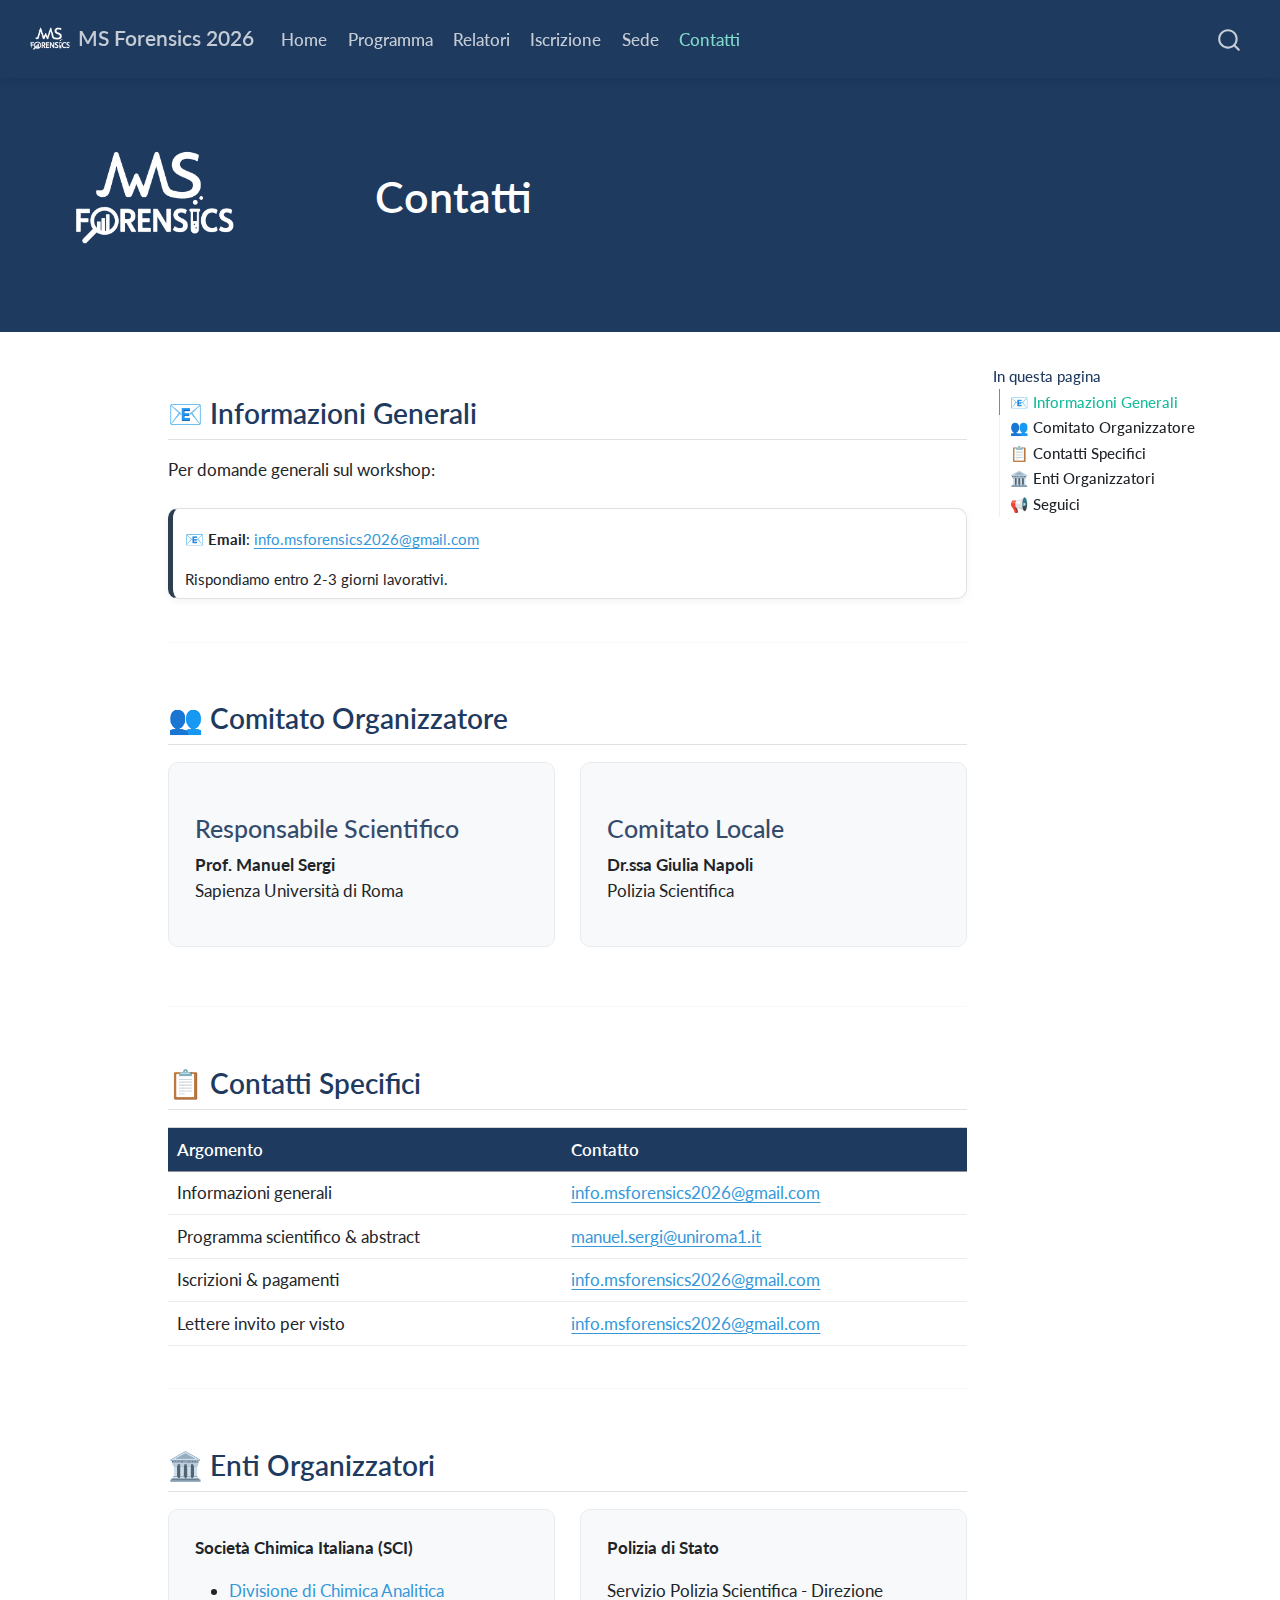
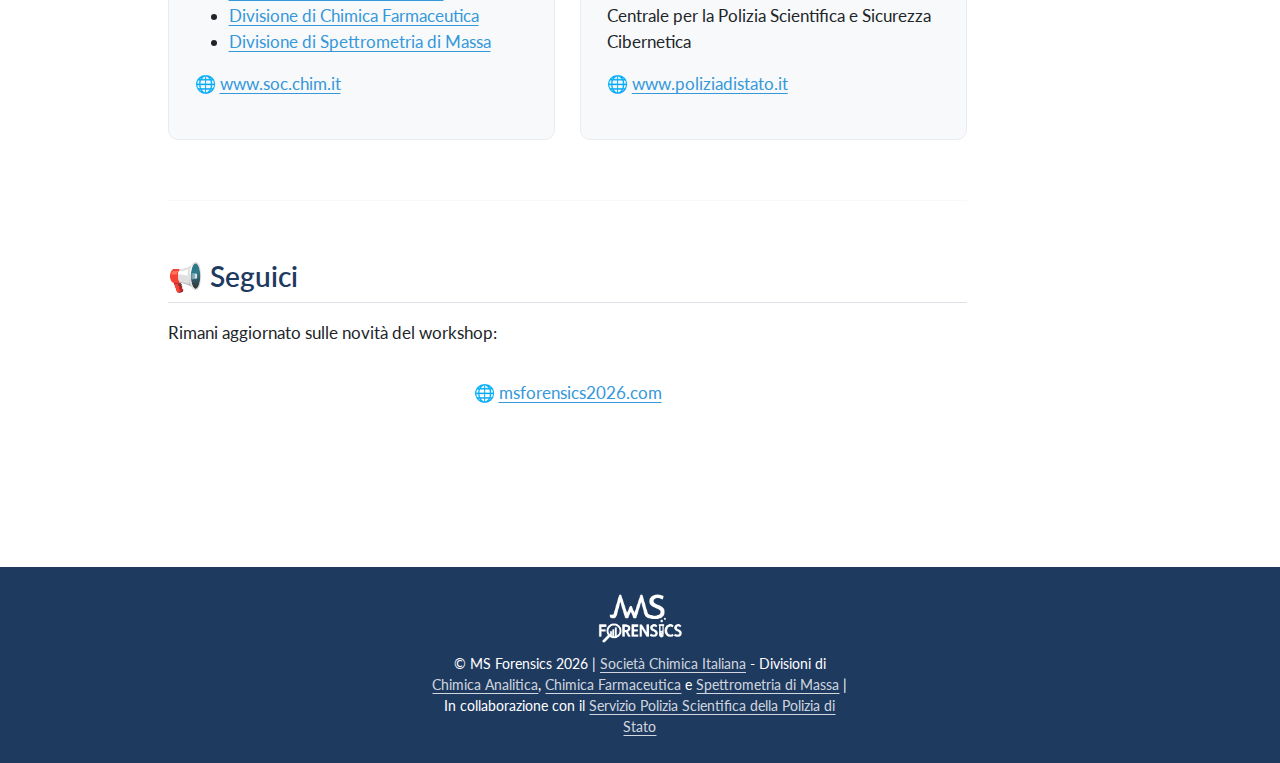
<file: docs/contact.html>
<!DOCTYPE html>
<html xmlns="http://www.w3.org/1999/xhtml" lang="it" xml:lang="it"><head>

<meta charset="utf-8">
<meta name="generator" content="quarto-1.8.26">

<meta name="viewport" content="width=device-width, initial-scale=1.0, user-scalable=yes">


<title>Contatti – MS Forensics 2026</title>
<style>
code{white-space: pre-wrap;}
span.smallcaps{font-variant: small-caps;}
div.columns{display: flex; gap: min(4vw, 1.5em);}
div.column{flex: auto; overflow-x: auto;}
div.hanging-indent{margin-left: 1.5em; text-indent: -1.5em;}
ul.task-list{list-style: none;}
ul.task-list li input[type="checkbox"] {
  width: 0.8em;
  margin: 0 0.8em 0.2em -1em; /* quarto-specific, see https://github.com/quarto-dev/quarto-cli/issues/4556 */ 
  vertical-align: middle;
}
</style>


<script src="site_libs/quarto-nav/quarto-nav.js"></script>
<script src="site_libs/quarto-nav/headroom.min.js"></script>
<script src="site_libs/clipboard/clipboard.min.js"></script>
<script src="site_libs/quarto-search/autocomplete.umd.js"></script>
<script src="site_libs/quarto-search/fuse.min.js"></script>
<script src="site_libs/quarto-search/quarto-search.js"></script>
<meta name="quarto:offset" content="./">
<script src="site_libs/quarto-html/quarto.js" type="module"></script>
<script src="site_libs/quarto-html/tabsets/tabsets.js" type="module"></script>
<script src="site_libs/quarto-html/axe/axe-check.js" type="module"></script>
<script src="site_libs/quarto-html/popper.min.js"></script>
<script src="site_libs/quarto-html/tippy.umd.min.js"></script>
<script src="site_libs/quarto-html/anchor.min.js"></script>
<link href="site_libs/quarto-html/tippy.css" rel="stylesheet">
<link href="site_libs/quarto-html/quarto-syntax-highlighting-587c61ba64f3a5504c4d52d930310e48.css" rel="stylesheet" id="quarto-text-highlighting-styles">
<script src="site_libs/bootstrap/bootstrap.min.js"></script>
<link href="site_libs/bootstrap/bootstrap-icons.css" rel="stylesheet">
<link href="site_libs/bootstrap/bootstrap-cb8c25ddaaf01fb2a502006d05c07bf1.min.css" rel="stylesheet" append-hash="true" id="quarto-bootstrap" data-mode="light">
<script id="quarto-search-options" type="application/json">{
  "location": "navbar",
  "copy-button": false,
  "collapse-after": 3,
  "panel-placement": "end",
  "type": "overlay",
  "limit": 50,
  "keyboard-shortcut": [
    "f",
    "/",
    "s"
  ],
  "show-item-context": false,
  "language": {
    "search-no-results-text": "Nessun risultato",
    "search-matching-documents-text": "documenti trovati",
    "search-copy-link-title": "Copiare il link nella ricerca",
    "search-hide-matches-text": "Nascondere i risultati aggiuntivi",
    "search-more-match-text": "ci sono altri risultati in questo documento",
    "search-more-matches-text": "ulteriori risultati in questo documento",
    "search-clear-button-title": "Pulire",
    "search-text-placeholder": "",
    "search-detached-cancel-button-title": "Cancellare",
    "search-submit-button-title": "Inviare",
    "search-label": "Ricerca"
  }
}</script>
<style>

      .quarto-title-block .quarto-title-banner h1,
      .quarto-title-block .quarto-title-banner h2,
      .quarto-title-block .quarto-title-banner h3,
      .quarto-title-block .quarto-title-banner h4,
      .quarto-title-block .quarto-title-banner h5,
      .quarto-title-block .quarto-title-banner h6
      {
        color: #ffffff;
      }

      .quarto-title-block .quarto-title-banner {
        color: #ffffff;
background: #1e3a5f;
      }
</style>


<link rel="stylesheet" href="styles.css">
</head>

<body class="nav-fixed quarto-light">

<div id="quarto-search-results"></div>
  <header id="quarto-header" class="headroom fixed-top quarto-banner">
    <nav class="navbar navbar-expand-lg " data-bs-theme="dark">
      <div class="navbar-container container-fluid">
      <div class="navbar-brand-container mx-auto">
    <a href="./index.html" class="navbar-brand navbar-brand-logo">
    <img src="./images/logo_transparent2.png" alt="" class="navbar-logo light-content">
    <img src="./images/logo_transparent2.png" alt="" class="navbar-logo dark-content">
    </a>
    <a class="navbar-brand" href="./index.html">
    <span class="navbar-title">MS Forensics 2026</span>
    </a>
  </div>
            <div id="quarto-search" class="" title="Ricerca"></div>
          <button class="navbar-toggler" type="button" data-bs-toggle="collapse" data-bs-target="#navbarCollapse" aria-controls="navbarCollapse" role="menu" aria-expanded="false" aria-label="Attiva/disattiva la navigazione" onclick="if (window.quartoToggleHeadroom) { window.quartoToggleHeadroom(); }">
  <span class="navbar-toggler-icon"></span>
</button>
          <div class="collapse navbar-collapse" id="navbarCollapse">
            <ul class="navbar-nav navbar-nav-scroll me-auto">
  <li class="nav-item">
    <a class="nav-link" href="./index.html"> 
<span class="menu-text">Home</span></a>
  </li>  
  <li class="nav-item">
    <a class="nav-link" href="./program.html"> 
<span class="menu-text">Programma</span></a>
  </li>  
  <li class="nav-item">
    <a class="nav-link" href="./speakers.html"> 
<span class="menu-text">Relatori</span></a>
  </li>  
  <li class="nav-item">
    <a class="nav-link" href="./registration.html"> 
<span class="menu-text">Iscrizione</span></a>
  </li>  
  <li class="nav-item">
    <a class="nav-link" href="./venue.html"> 
<span class="menu-text">Sede</span></a>
  </li>  
  <li class="nav-item">
    <a class="nav-link active" href="./contact.html" aria-current="page"> 
<span class="menu-text">Contatti</span></a>
  </li>  
</ul>
          </div> <!-- /navcollapse -->
            <div class="quarto-navbar-tools">
</div>
      </div> <!-- /container-fluid -->
    </nav>
</header>
<!-- content -->
<header id="title-block-header" class="quarto-title-block default page-columns page-full">
  <div class="quarto-title-banner page-columns page-full">
    <div class="quarto-title column-body">
      <h1 class="title">Contatti</h1>
                      </div>
  </div>
    
  
  <div class="quarto-title-meta">

      
    
      
    </div>
    
  
  </header><div id="quarto-content" class="quarto-container page-columns page-rows-contents page-layout-article page-navbar">
<!-- sidebar -->
<!-- margin-sidebar -->
    <div id="quarto-margin-sidebar" class="sidebar margin-sidebar">
        <nav id="TOC" role="doc-toc" class="toc-active">
    <h2 id="toc-title">In questa pagina</h2>
   
  <ul class="collapse">
  <li><a href="#informazioni-generali" id="toc-informazioni-generali" class="nav-link active" data-scroll-target="#informazioni-generali">📧 Informazioni Generali</a></li>
  <li><a href="#comitato-organizzatore" id="toc-comitato-organizzatore" class="nav-link" data-scroll-target="#comitato-organizzatore">👥 Comitato Organizzatore</a></li>
  <li><a href="#contatti-specifici" id="toc-contatti-specifici" class="nav-link" data-scroll-target="#contatti-specifici">📋 Contatti Specifici</a></li>
  <li><a href="#enti-organizzatori" id="toc-enti-organizzatori" class="nav-link" data-scroll-target="#enti-organizzatori">🏛️ Enti Organizzatori</a></li>
  <li><a href="#seguici" id="toc-seguici" class="nav-link" data-scroll-target="#seguici">📢 Seguici</a></li>
  </ul>
</nav>
    </div>
<!-- main -->
<main class="content quarto-banner-title-block" id="quarto-document-content">





<section id="informazioni-generali" class="level2">
<h2 class="anchored" data-anchor-id="informazioni-generali">📧 Informazioni Generali</h2>
<p>Per domande generali sul workshop:</p>
<div class="callout callout-style-simple callout-note no-icon">
<div class="callout-body d-flex">
<div class="callout-icon-container">
<i class="callout-icon no-icon"></i>
</div>
<div class="callout-body-container">
<p>📧 <strong>Email</strong>: <a href="mailto:info.msforensics2026@gmail.com">info.msforensics2026@gmail.com</a></p>
<p>Rispondiamo entro 2-3 giorni lavorativi.</p>
</div>
</div>
</div>
<hr>
</section>
<section id="comitato-organizzatore" class="level2">
<h2 class="anchored" data-anchor-id="comitato-organizzatore">👥 Comitato Organizzatore</h2>
<div class="grid">
<section id="responsabile-scientifico" class="level3 g-col-12 g-col-md-6">
<h3 class="anchored" data-anchor-id="responsabile-scientifico">Responsabile Scientifico</h3>
<p><strong>Prof.&nbsp;Manuel Sergi</strong><br>
Sapienza Università di Roma</p>
</section>
<section id="comitato-locale" class="level3 g-col-12 g-col-md-6">
<h3 class="anchored" data-anchor-id="comitato-locale">Comitato Locale</h3>
<p><strong>Dr.ssa Giulia Napoli</strong><br>
Polizia Scientifica</p>
</section>
</div>
<hr>
</section>
<section id="contatti-specifici" class="level2">
<h2 class="anchored" data-anchor-id="contatti-specifici">📋 Contatti Specifici</h2>
<table class="caption-top table">
<thead>
<tr class="header">
<th style="text-align: left;">Argomento</th>
<th style="text-align: left;">Contatto</th>
</tr>
</thead>
<tbody>
<tr class="odd">
<td style="text-align: left;">Informazioni generali</td>
<td style="text-align: left;"><a href="mailto:info.msforensics2026@gmail.com">info.msforensics2026@gmail.com</a></td>
</tr>
<tr class="even">
<td style="text-align: left;">Programma scientifico &amp; abstract</td>
<td style="text-align: left;"><a href="mailto:manuel.sergi@uniroma1.it">manuel.sergi@uniroma1.it</a></td>
</tr>
<tr class="odd">
<td style="text-align: left;">Iscrizioni &amp; pagamenti</td>
<td style="text-align: left;"><a href="mailto:info.msforensics2026@gmail.com">info.msforensics2026@gmail.com</a></td>
</tr>
<tr class="even">
<td style="text-align: left;">Lettere invito per visto</td>
<td style="text-align: left;"><a href="mailto:info.msforensics2026@gmail.com">info.msforensics2026@gmail.com</a></td>
</tr>
</tbody>
</table>
<hr>
</section>
<section id="enti-organizzatori" class="level2">
<h2 class="anchored" data-anchor-id="enti-organizzatori">🏛️ Enti Organizzatori</h2>
<div class="grid">
<div class="g-col-12 g-col-md-6">
<p><strong>Società Chimica Italiana (SCI)</strong></p>
<ul>
<li><a href="https://www.soc.chim.it/it/divisioni/analitica/home">Divisione di Chimica Analitica</a></li>
<li><a href="https://www.soc.chim.it/it/divisioni/farmaceutica/home">Divisione di Chimica Farmaceutica</a></li>
<li><a href="https://www.spettrometriadimassa.it/">Divisione di Spettrometria di Massa</a></li>
</ul>
<p>🌐 <a href="https://www.soc.chim.it/">www.soc.chim.it</a></p>
</div>
<div class="g-col-12 g-col-md-6">
<p><strong>Polizia di Stato</strong></p>
<p>Servizio Polizia Scientifica - Direzione Centrale per la Polizia Scientifica e Sicurezza Cibernetica</p>
<p>🌐 <a href="https://www.poliziadistato.it/">www.poliziadistato.it</a></p>
</div>
</div>
<hr>
</section>
<section id="seguici" class="level2">
<h2 class="anchored" data-anchor-id="seguici">📢 Seguici</h2>
<p>Rimani aggiornato sulle novità del workshop:</p>
<div class="text-center">
<p>🌐 <a href="https://msforensics2026.com">msforensics2026.com</a></p>
</div>


</section>

</main> <!-- /main -->
<script id="quarto-html-after-body" type="application/javascript">
  window.document.addEventListener("DOMContentLoaded", function (event) {
    const icon = "";
    const anchorJS = new window.AnchorJS();
    anchorJS.options = {
      placement: 'right',
      icon: icon
    };
    anchorJS.add('.anchored');
    const isCodeAnnotation = (el) => {
      for (const clz of el.classList) {
        if (clz.startsWith('code-annotation-')) {                     
          return true;
        }
      }
      return false;
    }
    const onCopySuccess = function(e) {
      // button target
      const button = e.trigger;
      // don't keep focus
      button.blur();
      // flash "checked"
      button.classList.add('code-copy-button-checked');
      var currentTitle = button.getAttribute("title");
      button.setAttribute("title", "Copiato!");
      let tooltip;
      if (window.bootstrap) {
        button.setAttribute("data-bs-toggle", "tooltip");
        button.setAttribute("data-bs-placement", "left");
        button.setAttribute("data-bs-title", "Copiato!");
        tooltip = new bootstrap.Tooltip(button, 
          { trigger: "manual", 
            customClass: "code-copy-button-tooltip",
            offset: [0, -8]});
        tooltip.show();    
      }
      setTimeout(function() {
        if (tooltip) {
          tooltip.hide();
          button.removeAttribute("data-bs-title");
          button.removeAttribute("data-bs-toggle");
          button.removeAttribute("data-bs-placement");
        }
        button.setAttribute("title", currentTitle);
        button.classList.remove('code-copy-button-checked');
      }, 1000);
      // clear code selection
      e.clearSelection();
    }
    const getTextToCopy = function(trigger) {
      const outerScaffold = trigger.parentElement.cloneNode(true);
      const codeEl = outerScaffold.querySelector('code');
      for (const childEl of codeEl.children) {
        if (isCodeAnnotation(childEl)) {
          childEl.remove();
        }
      }
      return codeEl.innerText;
    }
    const clipboard = new window.ClipboardJS('.code-copy-button:not([data-in-quarto-modal])', {
      text: getTextToCopy
    });
    clipboard.on('success', onCopySuccess);
    if (window.document.getElementById('quarto-embedded-source-code-modal')) {
      const clipboardModal = new window.ClipboardJS('.code-copy-button[data-in-quarto-modal]', {
        text: getTextToCopy,
        container: window.document.getElementById('quarto-embedded-source-code-modal')
      });
      clipboardModal.on('success', onCopySuccess);
    }
      var localhostRegex = new RegExp(/^(?:http|https):\/\/localhost\:?[0-9]*\//);
      var mailtoRegex = new RegExp(/^mailto:/);
        var filterRegex = new RegExp('/' + window.location.host + '/');
      var isInternal = (href) => {
          return filterRegex.test(href) || localhostRegex.test(href) || mailtoRegex.test(href);
      }
      // Inspect non-navigation links and adorn them if external
     var links = window.document.querySelectorAll('a[href]:not(.nav-link):not(.navbar-brand):not(.toc-action):not(.sidebar-link):not(.sidebar-item-toggle):not(.pagination-link):not(.no-external):not([aria-hidden]):not(.dropdown-item):not(.quarto-navigation-tool):not(.about-link)');
      for (var i=0; i<links.length; i++) {
        const link = links[i];
        if (!isInternal(link.href)) {
          // undo the damage that might have been done by quarto-nav.js in the case of
          // links that we want to consider external
          if (link.dataset.originalHref !== undefined) {
            link.href = link.dataset.originalHref;
          }
        }
      }
    function tippyHover(el, contentFn, onTriggerFn, onUntriggerFn) {
      const config = {
        allowHTML: true,
        maxWidth: 500,
        delay: 100,
        arrow: false,
        appendTo: function(el) {
            return el.parentElement;
        },
        interactive: true,
        interactiveBorder: 10,
        theme: 'quarto',
        placement: 'bottom-start',
      };
      if (contentFn) {
        config.content = contentFn;
      }
      if (onTriggerFn) {
        config.onTrigger = onTriggerFn;
      }
      if (onUntriggerFn) {
        config.onUntrigger = onUntriggerFn;
      }
      window.tippy(el, config); 
    }
    const noterefs = window.document.querySelectorAll('a[role="doc-noteref"]');
    for (var i=0; i<noterefs.length; i++) {
      const ref = noterefs[i];
      tippyHover(ref, function() {
        // use id or data attribute instead here
        let href = ref.getAttribute('data-footnote-href') || ref.getAttribute('href');
        try { href = new URL(href).hash; } catch {}
        const id = href.replace(/^#\/?/, "");
        const note = window.document.getElementById(id);
        if (note) {
          return note.innerHTML;
        } else {
          return "";
        }
      });
    }
    const xrefs = window.document.querySelectorAll('a.quarto-xref');
    const processXRef = (id, note) => {
      // Strip column container classes
      const stripColumnClz = (el) => {
        el.classList.remove("page-full", "page-columns");
        if (el.children) {
          for (const child of el.children) {
            stripColumnClz(child);
          }
        }
      }
      stripColumnClz(note)
      if (id === null || id.startsWith('sec-')) {
        // Special case sections, only their first couple elements
        const container = document.createElement("div");
        if (note.children && note.children.length > 2) {
          container.appendChild(note.children[0].cloneNode(true));
          for (let i = 1; i < note.children.length; i++) {
            const child = note.children[i];
            if (child.tagName === "P" && child.innerText === "") {
              continue;
            } else {
              container.appendChild(child.cloneNode(true));
              break;
            }
          }
          if (window.Quarto?.typesetMath) {
            window.Quarto.typesetMath(container);
          }
          return container.innerHTML
        } else {
          if (window.Quarto?.typesetMath) {
            window.Quarto.typesetMath(note);
          }
          return note.innerHTML;
        }
      } else {
        // Remove any anchor links if they are present
        const anchorLink = note.querySelector('a.anchorjs-link');
        if (anchorLink) {
          anchorLink.remove();
        }
        if (window.Quarto?.typesetMath) {
          window.Quarto.typesetMath(note);
        }
        if (note.classList.contains("callout")) {
          return note.outerHTML;
        } else {
          return note.innerHTML;
        }
      }
    }
    for (var i=0; i<xrefs.length; i++) {
      const xref = xrefs[i];
      tippyHover(xref, undefined, function(instance) {
        instance.disable();
        let url = xref.getAttribute('href');
        let hash = undefined; 
        if (url.startsWith('#')) {
          hash = url;
        } else {
          try { hash = new URL(url).hash; } catch {}
        }
        if (hash) {
          const id = hash.replace(/^#\/?/, "");
          const note = window.document.getElementById(id);
          if (note !== null) {
            try {
              const html = processXRef(id, note.cloneNode(true));
              instance.setContent(html);
            } finally {
              instance.enable();
              instance.show();
            }
          } else {
            // See if we can fetch this
            fetch(url.split('#')[0])
            .then(res => res.text())
            .then(html => {
              const parser = new DOMParser();
              const htmlDoc = parser.parseFromString(html, "text/html");
              const note = htmlDoc.getElementById(id);
              if (note !== null) {
                const html = processXRef(id, note);
                instance.setContent(html);
              } 
            }).finally(() => {
              instance.enable();
              instance.show();
            });
          }
        } else {
          // See if we can fetch a full url (with no hash to target)
          // This is a special case and we should probably do some content thinning / targeting
          fetch(url)
          .then(res => res.text())
          .then(html => {
            const parser = new DOMParser();
            const htmlDoc = parser.parseFromString(html, "text/html");
            const note = htmlDoc.querySelector('main.content');
            if (note !== null) {
              // This should only happen for chapter cross references
              // (since there is no id in the URL)
              // remove the first header
              if (note.children.length > 0 && note.children[0].tagName === "HEADER") {
                note.children[0].remove();
              }
              const html = processXRef(null, note);
              instance.setContent(html);
            } 
          }).finally(() => {
            instance.enable();
            instance.show();
          });
        }
      }, function(instance) {
      });
    }
        let selectedAnnoteEl;
        const selectorForAnnotation = ( cell, annotation) => {
          let cellAttr = 'data-code-cell="' + cell + '"';
          let lineAttr = 'data-code-annotation="' +  annotation + '"';
          const selector = 'span[' + cellAttr + '][' + lineAttr + ']';
          return selector;
        }
        const selectCodeLines = (annoteEl) => {
          const doc = window.document;
          const targetCell = annoteEl.getAttribute("data-target-cell");
          const targetAnnotation = annoteEl.getAttribute("data-target-annotation");
          const annoteSpan = window.document.querySelector(selectorForAnnotation(targetCell, targetAnnotation));
          const lines = annoteSpan.getAttribute("data-code-lines").split(",");
          const lineIds = lines.map((line) => {
            return targetCell + "-" + line;
          })
          let top = null;
          let height = null;
          let parent = null;
          if (lineIds.length > 0) {
              //compute the position of the single el (top and bottom and make a div)
              const el = window.document.getElementById(lineIds[0]);
              top = el.offsetTop;
              height = el.offsetHeight;
              parent = el.parentElement.parentElement;
            if (lineIds.length > 1) {
              const lastEl = window.document.getElementById(lineIds[lineIds.length - 1]);
              const bottom = lastEl.offsetTop + lastEl.offsetHeight;
              height = bottom - top;
            }
            if (top !== null && height !== null && parent !== null) {
              // cook up a div (if necessary) and position it 
              let div = window.document.getElementById("code-annotation-line-highlight");
              if (div === null) {
                div = window.document.createElement("div");
                div.setAttribute("id", "code-annotation-line-highlight");
                div.style.position = 'absolute';
                parent.appendChild(div);
              }
              div.style.top = top - 2 + "px";
              div.style.height = height + 4 + "px";
              div.style.left = 0;
              let gutterDiv = window.document.getElementById("code-annotation-line-highlight-gutter");
              if (gutterDiv === null) {
                gutterDiv = window.document.createElement("div");
                gutterDiv.setAttribute("id", "code-annotation-line-highlight-gutter");
                gutterDiv.style.position = 'absolute';
                const codeCell = window.document.getElementById(targetCell);
                const gutter = codeCell.querySelector('.code-annotation-gutter');
                gutter.appendChild(gutterDiv);
              }
              gutterDiv.style.top = top - 2 + "px";
              gutterDiv.style.height = height + 4 + "px";
            }
            selectedAnnoteEl = annoteEl;
          }
        };
        const unselectCodeLines = () => {
          const elementsIds = ["code-annotation-line-highlight", "code-annotation-line-highlight-gutter"];
          elementsIds.forEach((elId) => {
            const div = window.document.getElementById(elId);
            if (div) {
              div.remove();
            }
          });
          selectedAnnoteEl = undefined;
        };
          // Handle positioning of the toggle
      window.addEventListener(
        "resize",
        throttle(() => {
          elRect = undefined;
          if (selectedAnnoteEl) {
            selectCodeLines(selectedAnnoteEl);
          }
        }, 10)
      );
      function throttle(fn, ms) {
      let throttle = false;
      let timer;
        return (...args) => {
          if(!throttle) { // first call gets through
              fn.apply(this, args);
              throttle = true;
          } else { // all the others get throttled
              if(timer) clearTimeout(timer); // cancel #2
              timer = setTimeout(() => {
                fn.apply(this, args);
                timer = throttle = false;
              }, ms);
          }
        };
      }
        // Attach click handler to the DT
        const annoteDls = window.document.querySelectorAll('dt[data-target-cell]');
        for (const annoteDlNode of annoteDls) {
          annoteDlNode.addEventListener('click', (event) => {
            const clickedEl = event.target;
            if (clickedEl !== selectedAnnoteEl) {
              unselectCodeLines();
              const activeEl = window.document.querySelector('dt[data-target-cell].code-annotation-active');
              if (activeEl) {
                activeEl.classList.remove('code-annotation-active');
              }
              selectCodeLines(clickedEl);
              clickedEl.classList.add('code-annotation-active');
            } else {
              // Unselect the line
              unselectCodeLines();
              clickedEl.classList.remove('code-annotation-active');
            }
          });
        }
    const findCites = (el) => {
      const parentEl = el.parentElement;
      if (parentEl) {
        const cites = parentEl.dataset.cites;
        if (cites) {
          return {
            el,
            cites: cites.split(' ')
          };
        } else {
          return findCites(el.parentElement)
        }
      } else {
        return undefined;
      }
    };
    var bibliorefs = window.document.querySelectorAll('a[role="doc-biblioref"]');
    for (var i=0; i<bibliorefs.length; i++) {
      const ref = bibliorefs[i];
      const citeInfo = findCites(ref);
      if (citeInfo) {
        tippyHover(citeInfo.el, function() {
          var popup = window.document.createElement('div');
          citeInfo.cites.forEach(function(cite) {
            var citeDiv = window.document.createElement('div');
            citeDiv.classList.add('hanging-indent');
            citeDiv.classList.add('csl-entry');
            var biblioDiv = window.document.getElementById('ref-' + cite);
            if (biblioDiv) {
              citeDiv.innerHTML = biblioDiv.innerHTML;
            }
            popup.appendChild(citeDiv);
          });
          return popup.innerHTML;
        });
      }
    }
  });
  </script>
</div> <!-- /content -->
<footer class="footer">
  <div class="nav-footer">
    <div class="nav-footer-left">
      &nbsp;
    </div>   
    <div class="nav-footer-center">
<p><img src="images/logo_transparent2.png" alt="MS Forensics Logo" style="height: 50px; margin-bottom: 10px;"><br> © MS Forensics 2026 | <a href="https://www.soc.chim.it/">Società Chimica Italiana</a> - Divisioni di <a href="https://www.soc.chim.it/it/divisioni/analitica/home">Chimica Analitica</a>, <a href="https://www.soc.chim.it/it/divisioni/farmaceutica/home">Chimica Farmaceutica</a> e <a href="https://www.spettrometriadimassa.it/">Spettrometria di Massa</a> | In collaborazione con il <a href="https://www.poliziadistato.it/articolo/2469667ac382cb785865005675">Servizio Polizia Scientifica della Polizia di Stato</a></p>
</div>
    <div class="nav-footer-right">
      &nbsp;
    </div>
  </div>
</footer>




</body></html>
</file>
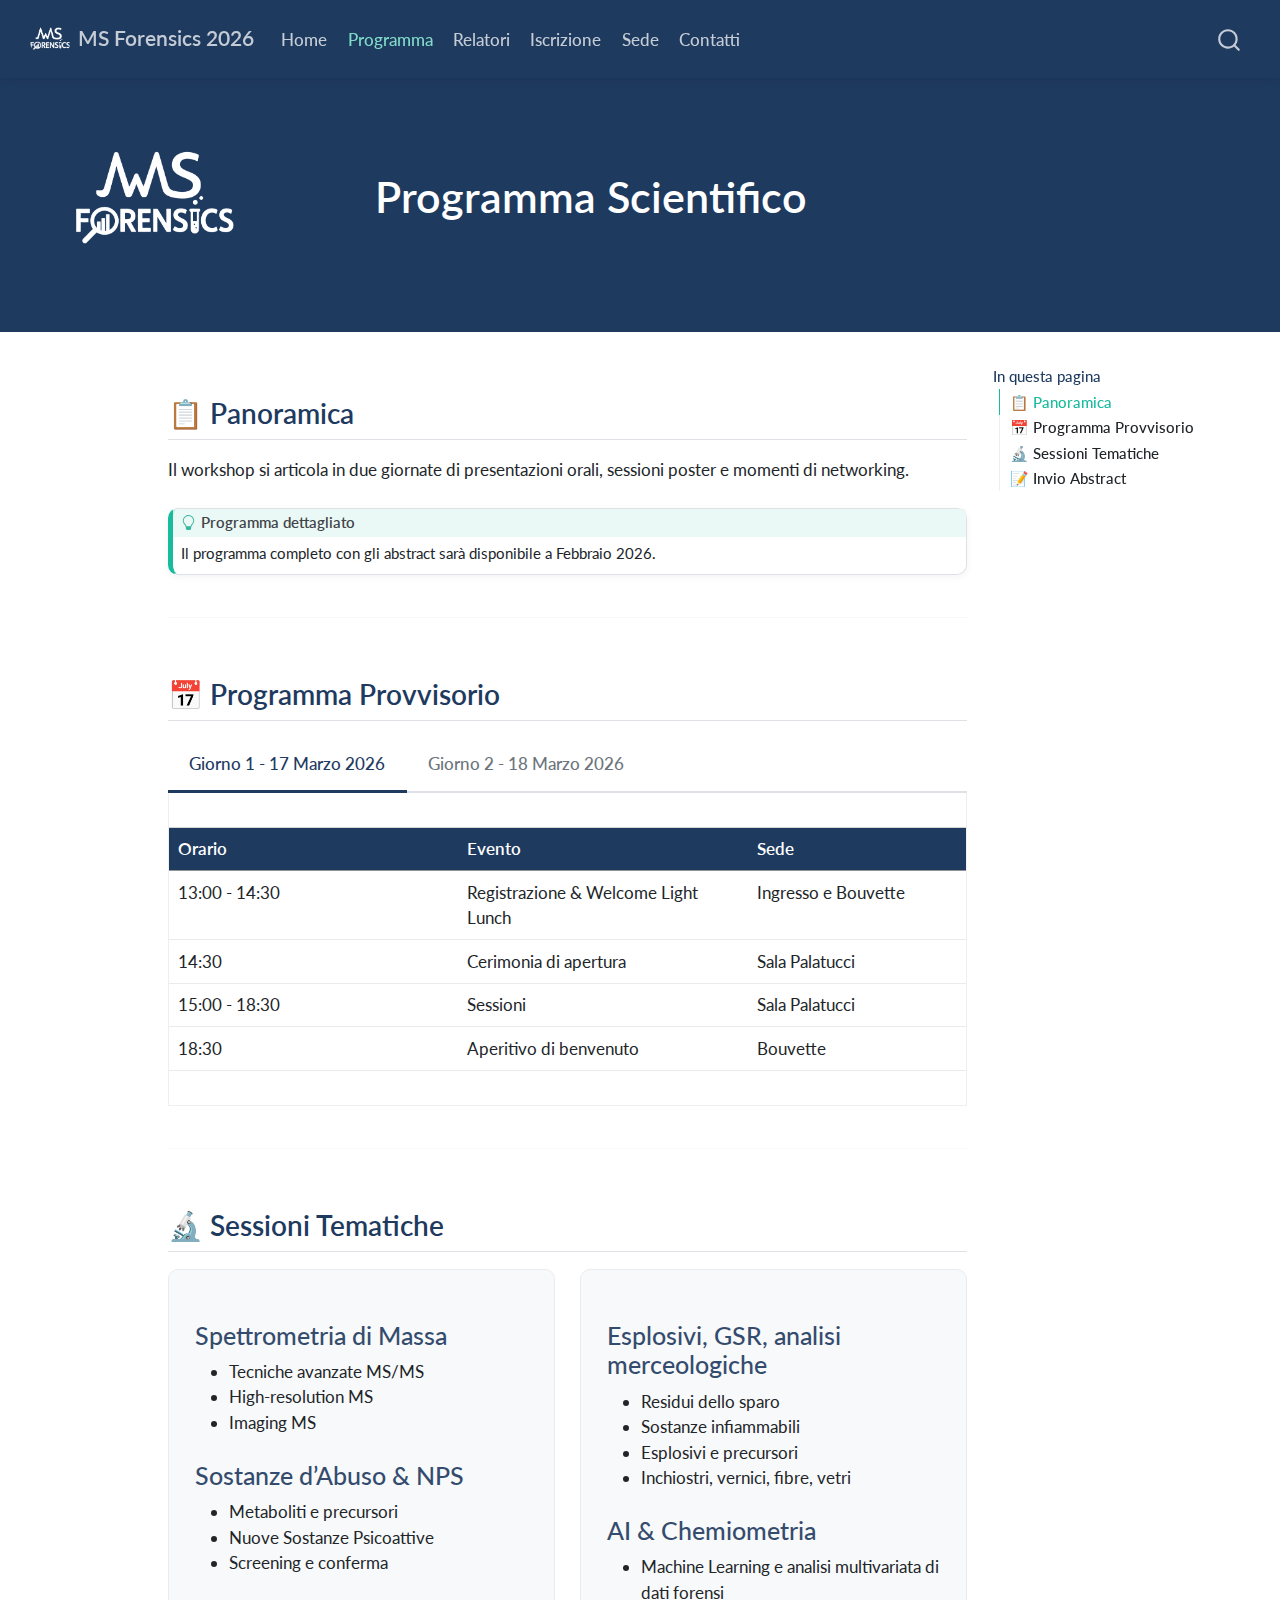
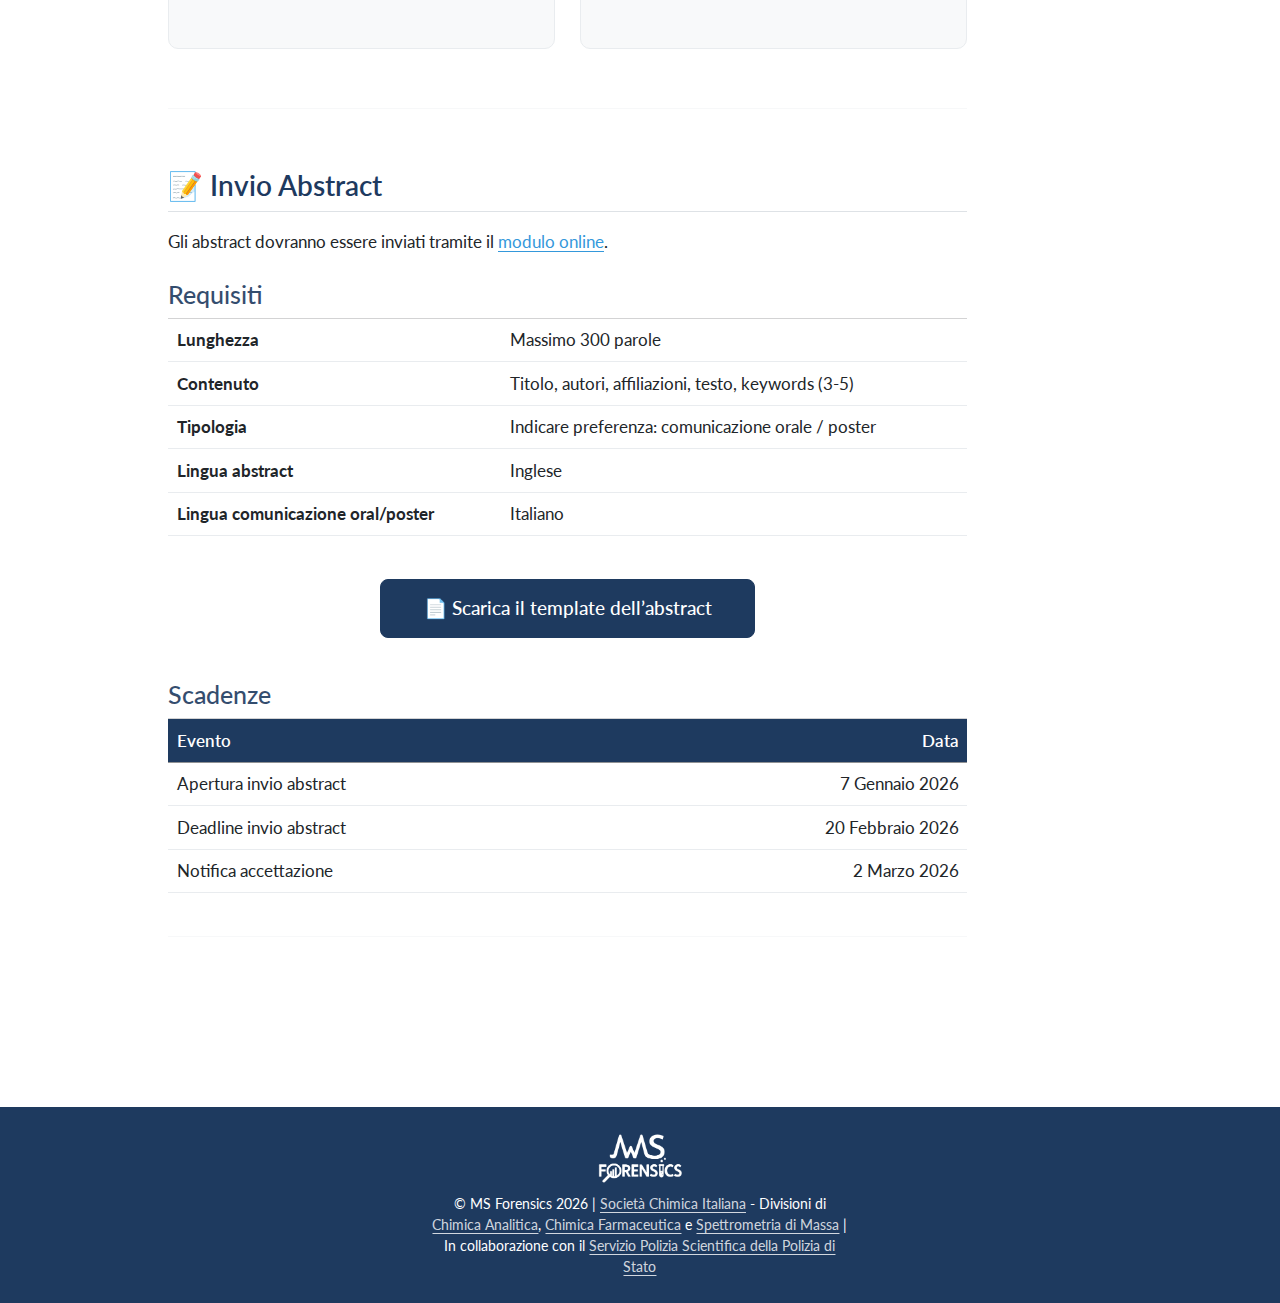
<file: docs/program.html>
<!DOCTYPE html>
<html xmlns="http://www.w3.org/1999/xhtml" lang="it" xml:lang="it"><head>

<meta charset="utf-8">
<meta name="generator" content="quarto-1.8.26">

<meta name="viewport" content="width=device-width, initial-scale=1.0, user-scalable=yes">


<title>Programma Scientifico – MS Forensics 2026</title>
<style>
code{white-space: pre-wrap;}
span.smallcaps{font-variant: small-caps;}
div.columns{display: flex; gap: min(4vw, 1.5em);}
div.column{flex: auto; overflow-x: auto;}
div.hanging-indent{margin-left: 1.5em; text-indent: -1.5em;}
ul.task-list{list-style: none;}
ul.task-list li input[type="checkbox"] {
  width: 0.8em;
  margin: 0 0.8em 0.2em -1em; /* quarto-specific, see https://github.com/quarto-dev/quarto-cli/issues/4556 */ 
  vertical-align: middle;
}
</style>


<script src="site_libs/quarto-nav/quarto-nav.js"></script>
<script src="site_libs/quarto-nav/headroom.min.js"></script>
<script src="site_libs/clipboard/clipboard.min.js"></script>
<script src="site_libs/quarto-search/autocomplete.umd.js"></script>
<script src="site_libs/quarto-search/fuse.min.js"></script>
<script src="site_libs/quarto-search/quarto-search.js"></script>
<meta name="quarto:offset" content="./">
<script src="site_libs/quarto-html/quarto.js" type="module"></script>
<script src="site_libs/quarto-html/tabsets/tabsets.js" type="module"></script>
<script src="site_libs/quarto-html/axe/axe-check.js" type="module"></script>
<script src="site_libs/quarto-html/popper.min.js"></script>
<script src="site_libs/quarto-html/tippy.umd.min.js"></script>
<script src="site_libs/quarto-html/anchor.min.js"></script>
<link href="site_libs/quarto-html/tippy.css" rel="stylesheet">
<link href="site_libs/quarto-html/quarto-syntax-highlighting-587c61ba64f3a5504c4d52d930310e48.css" rel="stylesheet" id="quarto-text-highlighting-styles">
<script src="site_libs/bootstrap/bootstrap.min.js"></script>
<link href="site_libs/bootstrap/bootstrap-icons.css" rel="stylesheet">
<link href="site_libs/bootstrap/bootstrap-cb8c25ddaaf01fb2a502006d05c07bf1.min.css" rel="stylesheet" append-hash="true" id="quarto-bootstrap" data-mode="light">
<script id="quarto-search-options" type="application/json">{
  "location": "navbar",
  "copy-button": false,
  "collapse-after": 3,
  "panel-placement": "end",
  "type": "overlay",
  "limit": 50,
  "keyboard-shortcut": [
    "f",
    "/",
    "s"
  ],
  "show-item-context": false,
  "language": {
    "search-no-results-text": "Nessun risultato",
    "search-matching-documents-text": "documenti trovati",
    "search-copy-link-title": "Copiare il link nella ricerca",
    "search-hide-matches-text": "Nascondere i risultati aggiuntivi",
    "search-more-match-text": "ci sono altri risultati in questo documento",
    "search-more-matches-text": "ulteriori risultati in questo documento",
    "search-clear-button-title": "Pulire",
    "search-text-placeholder": "",
    "search-detached-cancel-button-title": "Cancellare",
    "search-submit-button-title": "Inviare",
    "search-label": "Ricerca"
  }
}</script>
<style>

      .quarto-title-block .quarto-title-banner h1,
      .quarto-title-block .quarto-title-banner h2,
      .quarto-title-block .quarto-title-banner h3,
      .quarto-title-block .quarto-title-banner h4,
      .quarto-title-block .quarto-title-banner h5,
      .quarto-title-block .quarto-title-banner h6
      {
        color: #ffffff;
      }

      .quarto-title-block .quarto-title-banner {
        color: #ffffff;
background: #1e3a5f;
      }
</style>


<link rel="stylesheet" href="styles.css">
</head>

<body class="nav-fixed quarto-light">

<div id="quarto-search-results"></div>
  <header id="quarto-header" class="headroom fixed-top quarto-banner">
    <nav class="navbar navbar-expand-lg " data-bs-theme="dark">
      <div class="navbar-container container-fluid">
      <div class="navbar-brand-container mx-auto">
    <a href="./index.html" class="navbar-brand navbar-brand-logo">
    <img src="./images/logo_transparent2.png" alt="" class="navbar-logo light-content">
    <img src="./images/logo_transparent2.png" alt="" class="navbar-logo dark-content">
    </a>
    <a class="navbar-brand" href="./index.html">
    <span class="navbar-title">MS Forensics 2026</span>
    </a>
  </div>
            <div id="quarto-search" class="" title="Ricerca"></div>
          <button class="navbar-toggler" type="button" data-bs-toggle="collapse" data-bs-target="#navbarCollapse" aria-controls="navbarCollapse" role="menu" aria-expanded="false" aria-label="Attiva/disattiva la navigazione" onclick="if (window.quartoToggleHeadroom) { window.quartoToggleHeadroom(); }">
  <span class="navbar-toggler-icon"></span>
</button>
          <div class="collapse navbar-collapse" id="navbarCollapse">
            <ul class="navbar-nav navbar-nav-scroll me-auto">
  <li class="nav-item">
    <a class="nav-link" href="./index.html"> 
<span class="menu-text">Home</span></a>
  </li>  
  <li class="nav-item">
    <a class="nav-link active" href="./program.html" aria-current="page"> 
<span class="menu-text">Programma</span></a>
  </li>  
  <li class="nav-item">
    <a class="nav-link" href="./speakers.html"> 
<span class="menu-text">Relatori</span></a>
  </li>  
  <li class="nav-item">
    <a class="nav-link" href="./registration.html"> 
<span class="menu-text">Iscrizione</span></a>
  </li>  
  <li class="nav-item">
    <a class="nav-link" href="./venue.html"> 
<span class="menu-text">Sede</span></a>
  </li>  
  <li class="nav-item">
    <a class="nav-link" href="./contact.html"> 
<span class="menu-text">Contatti</span></a>
  </li>  
</ul>
          </div> <!-- /navcollapse -->
            <div class="quarto-navbar-tools">
</div>
      </div> <!-- /container-fluid -->
    </nav>
</header>
<!-- content -->
<header id="title-block-header" class="quarto-title-block default page-columns page-full">
  <div class="quarto-title-banner page-columns page-full">
    <div class="quarto-title column-body">
      <h1 class="title">Programma Scientifico</h1>
                      </div>
  </div>
    
  
  <div class="quarto-title-meta">

      
    
      
    </div>
    
  
  </header><div id="quarto-content" class="quarto-container page-columns page-rows-contents page-layout-article page-navbar">
<!-- sidebar -->
<!-- margin-sidebar -->
    <div id="quarto-margin-sidebar" class="sidebar margin-sidebar">
        <nav id="TOC" role="doc-toc" class="toc-active">
    <h2 id="toc-title">In questa pagina</h2>
   
  <ul class="collapse">
  <li><a href="#panoramica" id="toc-panoramica" class="nav-link active" data-scroll-target="#panoramica">📋 Panoramica</a></li>
  <li><a href="#programma-provvisorio" id="toc-programma-provvisorio" class="nav-link" data-scroll-target="#programma-provvisorio">📅 Programma Provvisorio</a></li>
  <li><a href="#sessioni-tematiche" id="toc-sessioni-tematiche" class="nav-link" data-scroll-target="#sessioni-tematiche">🔬 Sessioni Tematiche</a></li>
  <li><a href="#invio-abstract" id="toc-invio-abstract" class="nav-link" data-scroll-target="#invio-abstract">📝 Invio Abstract</a></li>
  </ul>
</nav>
    </div>
<!-- main -->
<main class="content quarto-banner-title-block" id="quarto-document-content">





<section id="panoramica" class="level2">
<h2 class="anchored" data-anchor-id="panoramica">📋 Panoramica</h2>
<p>Il workshop si articola in due giornate di presentazioni orali, sessioni poster e momenti di networking.</p>
<div class="callout callout-style-default callout-tip callout-titled">
<div class="callout-header d-flex align-content-center">
<div class="callout-icon-container">
<i class="callout-icon"></i>
</div>
<div class="callout-title-container flex-fill">
<span class="screen-reader-only">Consiglio</span>Programma dettagliato
</div>
</div>
<div class="callout-body-container callout-body">
<p>Il programma completo con gli abstract sarà disponibile a Febbraio 2026.</p>
</div>
</div>
<hr>
</section>
<section id="programma-provvisorio" class="level2">
<h2 class="anchored" data-anchor-id="programma-provvisorio">📅 Programma Provvisorio</h2>
<div class="tabset-margin-container"></div><div class="panel-tabset">
<ul class="nav nav-tabs" role="tablist"><li class="nav-item" role="presentation"><a class="nav-link active" id="tabset-1-1-tab" data-bs-toggle="tab" data-bs-target="#tabset-1-1" role="tab" aria-controls="tabset-1-1" aria-selected="true" href="">Giorno 1 - 17 Marzo 2026</a></li><li class="nav-item" role="presentation"><a class="nav-link" id="tabset-1-2-tab" data-bs-toggle="tab" data-bs-target="#tabset-1-2" role="tab" aria-controls="tabset-1-2" aria-selected="false" href="">Giorno 2 - 18 Marzo 2026</a></li></ul>
<div class="tab-content">
<div id="tabset-1-1" class="tab-pane active" role="tabpanel" aria-labelledby="tabset-1-1-tab">
<table class="caption-top table">
<colgroup>
<col style="width: 36%">
<col style="width: 36%">
<col style="width: 27%">
</colgroup>
<thead>
<tr class="header">
<th style="text-align: left;">Orario</th>
<th style="text-align: left;">Evento</th>
<th style="text-align: left;">Sede</th>
</tr>
</thead>
<tbody>
<tr class="odd">
<td style="text-align: left;">13:00 - 14:30</td>
<td style="text-align: left;">Registrazione &amp; Welcome Light Lunch</td>
<td style="text-align: left;">Ingresso e Bouvette</td>
</tr>
<tr class="even">
<td style="text-align: left;">14:30</td>
<td style="text-align: left;">Cerimonia di apertura</td>
<td style="text-align: left;">Sala Palatucci</td>
</tr>
<tr class="odd">
<td style="text-align: left;">15:00 - 18:30</td>
<td style="text-align: left;">Sessioni</td>
<td style="text-align: left;">Sala Palatucci</td>
</tr>
<tr class="even">
<td style="text-align: left;">18:30</td>
<td style="text-align: left;">Aperitivo di benvenuto</td>
<td style="text-align: left;">Bouvette</td>
</tr>
</tbody>
</table>
</div>
<div id="tabset-1-2" class="tab-pane" role="tabpanel" aria-labelledby="tabset-1-2-tab">
<table class="caption-top table">
<thead>
<tr class="header">
<th style="text-align: left;">Orario</th>
<th style="text-align: left;">Evento</th>
<th style="text-align: left;">Sede</th>
</tr>
</thead>
<tbody>
<tr class="odd">
<td style="text-align: left;">09:00 - 11:00</td>
<td style="text-align: left;">Sessioni</td>
<td style="text-align: left;">Sala Palatucci</td>
</tr>
<tr class="even">
<td style="text-align: left;">11:00 - 11:30</td>
<td style="text-align: left;">Coffee Break</td>
<td style="text-align: left;">Bouvette</td>
</tr>
<tr class="odd">
<td style="text-align: left;">12:00 - 13:30</td>
<td style="text-align: left;">Sessioni</td>
<td style="text-align: left;">Sala Palatucci</td>
</tr>
<tr class="even">
<td style="text-align: left;">13:30 - 14:00</td>
<td style="text-align: left;">Cerimonia di chiusura</td>
<td style="text-align: left;">Sala Palatucci</td>
</tr>
</tbody>
</table>
</div>
</div>
</div>
<hr>
</section>
<section id="sessioni-tematiche" class="level2">
<h2 class="anchored" data-anchor-id="sessioni-tematiche">🔬 Sessioni Tematiche</h2>
<div class="grid">
<div class="g-col-12 g-col-md-6">
<section id="spettrometria-di-massa" class="level3">
<h3 class="anchored" data-anchor-id="spettrometria-di-massa">Spettrometria di Massa</h3>
<ul>
<li>Tecniche avanzate MS/MS</li>
<li>High-resolution MS</li>
<li>Imaging MS</li>
</ul>
</section>
<section id="sostanze-dabuso-nps" class="level3">
<h3 class="anchored" data-anchor-id="sostanze-dabuso-nps">Sostanze d’Abuso &amp; NPS</h3>
<ul>
<li>Metaboliti e precursori</li>
<li>Nuove Sostanze Psicoattive</li>
<li>Screening e conferma</li>
</ul>
</section>
</div>
<div class="g-col-12 g-col-md-6">
<section id="esplosivi-gsr-analisi-merceologiche" class="level3">
<h3 class="anchored" data-anchor-id="esplosivi-gsr-analisi-merceologiche">Esplosivi, GSR, analisi merceologiche</h3>
<ul>
<li>Residui dello sparo</li>
<li>Sostanze infiammabili</li>
<li>Esplosivi e precursori</li>
<li>Inchiostri, vernici, fibre, vetri</li>
</ul>
</section>
<section id="ai-chemiometria" class="level3">
<h3 class="anchored" data-anchor-id="ai-chemiometria">AI &amp; Chemiometria</h3>
<ul>
<li>Machine Learning e analisi multivariata di dati forensi</li>
</ul>
</section>
</div>
</div>
<hr>
</section>
<section id="invio-abstract" class="level2">
<h2 class="anchored" data-anchor-id="invio-abstract">📝 Invio Abstract</h2>
<p>Gli abstract dovranno essere inviati tramite il <a href="https://docs.google.com/forms/d/e/1FAIpQLSeiZtxUxUJ89U77SRXdY7TNWPJTO0LK7chluWqkD9u_W6sHIw/viewform?usp=dialog">modulo online</a>.</p>
<section id="requisiti" class="level3">
<h3 class="anchored" data-anchor-id="requisiti">Requisiti</h3>
<table class="caption-top table">
<tbody>
<tr class="odd">
<td style="text-align: left;"><strong>Lunghezza</strong></td>
<td style="text-align: left;">Massimo 300 parole</td>
</tr>
<tr class="even">
<td style="text-align: left;"><strong>Contenuto</strong></td>
<td style="text-align: left;">Titolo, autori, affiliazioni, testo, keywords (3-5)</td>
</tr>
<tr class="odd">
<td style="text-align: left;"><strong>Tipologia</strong></td>
<td style="text-align: left;">Indicare preferenza: comunicazione orale / poster</td>
</tr>
<tr class="even">
<td style="text-align: left;"><strong>Lingua abstract</strong></td>
<td style="text-align: left;">Inglese</td>
</tr>
<tr class="odd">
<td style="text-align: left;"><strong>Lingua comunicazione oral/poster</strong></td>
<td style="text-align: left;">Italiano</td>
</tr>
</tbody>
</table>
<div class="text-center">
<p><a href="MS_Forensics_2026_Abstract_Template.docx" class="btn btn-primary btn-lg" download="MS_Forensics_2026_Abstract_Template.docx">📄 Scarica il template dell’abstract</a></p>
</div>
</section>
<section id="scadenze" class="level3">
<h3 class="anchored" data-anchor-id="scadenze">Scadenze</h3>
<table class="caption-top table">
<thead>
<tr class="header">
<th style="text-align: left;">Evento</th>
<th style="text-align: right;">Data</th>
</tr>
</thead>
<tbody>
<tr class="odd">
<td style="text-align: left;">Apertura invio abstract</td>
<td style="text-align: right;">7 Gennaio 2026</td>
</tr>
<tr class="even">
<td style="text-align: left;">Deadline invio abstract</td>
<td style="text-align: right;">20 Febbraio 2026</td>
</tr>
<tr class="odd">
<td style="text-align: left;">Notifica accettazione</td>
<td style="text-align: right;">2 Marzo 2026</td>
</tr>
</tbody>
</table>
<hr>


</section>
</section>

</main> <!-- /main -->
<script id="quarto-html-after-body" type="application/javascript">
  window.document.addEventListener("DOMContentLoaded", function (event) {
    const icon = "";
    const anchorJS = new window.AnchorJS();
    anchorJS.options = {
      placement: 'right',
      icon: icon
    };
    anchorJS.add('.anchored');
    const isCodeAnnotation = (el) => {
      for (const clz of el.classList) {
        if (clz.startsWith('code-annotation-')) {                     
          return true;
        }
      }
      return false;
    }
    const onCopySuccess = function(e) {
      // button target
      const button = e.trigger;
      // don't keep focus
      button.blur();
      // flash "checked"
      button.classList.add('code-copy-button-checked');
      var currentTitle = button.getAttribute("title");
      button.setAttribute("title", "Copiato!");
      let tooltip;
      if (window.bootstrap) {
        button.setAttribute("data-bs-toggle", "tooltip");
        button.setAttribute("data-bs-placement", "left");
        button.setAttribute("data-bs-title", "Copiato!");
        tooltip = new bootstrap.Tooltip(button, 
          { trigger: "manual", 
            customClass: "code-copy-button-tooltip",
            offset: [0, -8]});
        tooltip.show();    
      }
      setTimeout(function() {
        if (tooltip) {
          tooltip.hide();
          button.removeAttribute("data-bs-title");
          button.removeAttribute("data-bs-toggle");
          button.removeAttribute("data-bs-placement");
        }
        button.setAttribute("title", currentTitle);
        button.classList.remove('code-copy-button-checked');
      }, 1000);
      // clear code selection
      e.clearSelection();
    }
    const getTextToCopy = function(trigger) {
      const outerScaffold = trigger.parentElement.cloneNode(true);
      const codeEl = outerScaffold.querySelector('code');
      for (const childEl of codeEl.children) {
        if (isCodeAnnotation(childEl)) {
          childEl.remove();
        }
      }
      return codeEl.innerText;
    }
    const clipboard = new window.ClipboardJS('.code-copy-button:not([data-in-quarto-modal])', {
      text: getTextToCopy
    });
    clipboard.on('success', onCopySuccess);
    if (window.document.getElementById('quarto-embedded-source-code-modal')) {
      const clipboardModal = new window.ClipboardJS('.code-copy-button[data-in-quarto-modal]', {
        text: getTextToCopy,
        container: window.document.getElementById('quarto-embedded-source-code-modal')
      });
      clipboardModal.on('success', onCopySuccess);
    }
      var localhostRegex = new RegExp(/^(?:http|https):\/\/localhost\:?[0-9]*\//);
      var mailtoRegex = new RegExp(/^mailto:/);
        var filterRegex = new RegExp('/' + window.location.host + '/');
      var isInternal = (href) => {
          return filterRegex.test(href) || localhostRegex.test(href) || mailtoRegex.test(href);
      }
      // Inspect non-navigation links and adorn them if external
     var links = window.document.querySelectorAll('a[href]:not(.nav-link):not(.navbar-brand):not(.toc-action):not(.sidebar-link):not(.sidebar-item-toggle):not(.pagination-link):not(.no-external):not([aria-hidden]):not(.dropdown-item):not(.quarto-navigation-tool):not(.about-link)');
      for (var i=0; i<links.length; i++) {
        const link = links[i];
        if (!isInternal(link.href)) {
          // undo the damage that might have been done by quarto-nav.js in the case of
          // links that we want to consider external
          if (link.dataset.originalHref !== undefined) {
            link.href = link.dataset.originalHref;
          }
        }
      }
    function tippyHover(el, contentFn, onTriggerFn, onUntriggerFn) {
      const config = {
        allowHTML: true,
        maxWidth: 500,
        delay: 100,
        arrow: false,
        appendTo: function(el) {
            return el.parentElement;
        },
        interactive: true,
        interactiveBorder: 10,
        theme: 'quarto',
        placement: 'bottom-start',
      };
      if (contentFn) {
        config.content = contentFn;
      }
      if (onTriggerFn) {
        config.onTrigger = onTriggerFn;
      }
      if (onUntriggerFn) {
        config.onUntrigger = onUntriggerFn;
      }
      window.tippy(el, config); 
    }
    const noterefs = window.document.querySelectorAll('a[role="doc-noteref"]');
    for (var i=0; i<noterefs.length; i++) {
      const ref = noterefs[i];
      tippyHover(ref, function() {
        // use id or data attribute instead here
        let href = ref.getAttribute('data-footnote-href') || ref.getAttribute('href');
        try { href = new URL(href).hash; } catch {}
        const id = href.replace(/^#\/?/, "");
        const note = window.document.getElementById(id);
        if (note) {
          return note.innerHTML;
        } else {
          return "";
        }
      });
    }
    const xrefs = window.document.querySelectorAll('a.quarto-xref');
    const processXRef = (id, note) => {
      // Strip column container classes
      const stripColumnClz = (el) => {
        el.classList.remove("page-full", "page-columns");
        if (el.children) {
          for (const child of el.children) {
            stripColumnClz(child);
          }
        }
      }
      stripColumnClz(note)
      if (id === null || id.startsWith('sec-')) {
        // Special case sections, only their first couple elements
        const container = document.createElement("div");
        if (note.children && note.children.length > 2) {
          container.appendChild(note.children[0].cloneNode(true));
          for (let i = 1; i < note.children.length; i++) {
            const child = note.children[i];
            if (child.tagName === "P" && child.innerText === "") {
              continue;
            } else {
              container.appendChild(child.cloneNode(true));
              break;
            }
          }
          if (window.Quarto?.typesetMath) {
            window.Quarto.typesetMath(container);
          }
          return container.innerHTML
        } else {
          if (window.Quarto?.typesetMath) {
            window.Quarto.typesetMath(note);
          }
          return note.innerHTML;
        }
      } else {
        // Remove any anchor links if they are present
        const anchorLink = note.querySelector('a.anchorjs-link');
        if (anchorLink) {
          anchorLink.remove();
        }
        if (window.Quarto?.typesetMath) {
          window.Quarto.typesetMath(note);
        }
        if (note.classList.contains("callout")) {
          return note.outerHTML;
        } else {
          return note.innerHTML;
        }
      }
    }
    for (var i=0; i<xrefs.length; i++) {
      const xref = xrefs[i];
      tippyHover(xref, undefined, function(instance) {
        instance.disable();
        let url = xref.getAttribute('href');
        let hash = undefined; 
        if (url.startsWith('#')) {
          hash = url;
        } else {
          try { hash = new URL(url).hash; } catch {}
        }
        if (hash) {
          const id = hash.replace(/^#\/?/, "");
          const note = window.document.getElementById(id);
          if (note !== null) {
            try {
              const html = processXRef(id, note.cloneNode(true));
              instance.setContent(html);
            } finally {
              instance.enable();
              instance.show();
            }
          } else {
            // See if we can fetch this
            fetch(url.split('#')[0])
            .then(res => res.text())
            .then(html => {
              const parser = new DOMParser();
              const htmlDoc = parser.parseFromString(html, "text/html");
              const note = htmlDoc.getElementById(id);
              if (note !== null) {
                const html = processXRef(id, note);
                instance.setContent(html);
              } 
            }).finally(() => {
              instance.enable();
              instance.show();
            });
          }
        } else {
          // See if we can fetch a full url (with no hash to target)
          // This is a special case and we should probably do some content thinning / targeting
          fetch(url)
          .then(res => res.text())
          .then(html => {
            const parser = new DOMParser();
            const htmlDoc = parser.parseFromString(html, "text/html");
            const note = htmlDoc.querySelector('main.content');
            if (note !== null) {
              // This should only happen for chapter cross references
              // (since there is no id in the URL)
              // remove the first header
              if (note.children.length > 0 && note.children[0].tagName === "HEADER") {
                note.children[0].remove();
              }
              const html = processXRef(null, note);
              instance.setContent(html);
            } 
          }).finally(() => {
            instance.enable();
            instance.show();
          });
        }
      }, function(instance) {
      });
    }
        let selectedAnnoteEl;
        const selectorForAnnotation = ( cell, annotation) => {
          let cellAttr = 'data-code-cell="' + cell + '"';
          let lineAttr = 'data-code-annotation="' +  annotation + '"';
          const selector = 'span[' + cellAttr + '][' + lineAttr + ']';
          return selector;
        }
        const selectCodeLines = (annoteEl) => {
          const doc = window.document;
          const targetCell = annoteEl.getAttribute("data-target-cell");
          const targetAnnotation = annoteEl.getAttribute("data-target-annotation");
          const annoteSpan = window.document.querySelector(selectorForAnnotation(targetCell, targetAnnotation));
          const lines = annoteSpan.getAttribute("data-code-lines").split(",");
          const lineIds = lines.map((line) => {
            return targetCell + "-" + line;
          })
          let top = null;
          let height = null;
          let parent = null;
          if (lineIds.length > 0) {
              //compute the position of the single el (top and bottom and make a div)
              const el = window.document.getElementById(lineIds[0]);
              top = el.offsetTop;
              height = el.offsetHeight;
              parent = el.parentElement.parentElement;
            if (lineIds.length > 1) {
              const lastEl = window.document.getElementById(lineIds[lineIds.length - 1]);
              const bottom = lastEl.offsetTop + lastEl.offsetHeight;
              height = bottom - top;
            }
            if (top !== null && height !== null && parent !== null) {
              // cook up a div (if necessary) and position it 
              let div = window.document.getElementById("code-annotation-line-highlight");
              if (div === null) {
                div = window.document.createElement("div");
                div.setAttribute("id", "code-annotation-line-highlight");
                div.style.position = 'absolute';
                parent.appendChild(div);
              }
              div.style.top = top - 2 + "px";
              div.style.height = height + 4 + "px";
              div.style.left = 0;
              let gutterDiv = window.document.getElementById("code-annotation-line-highlight-gutter");
              if (gutterDiv === null) {
                gutterDiv = window.document.createElement("div");
                gutterDiv.setAttribute("id", "code-annotation-line-highlight-gutter");
                gutterDiv.style.position = 'absolute';
                const codeCell = window.document.getElementById(targetCell);
                const gutter = codeCell.querySelector('.code-annotation-gutter');
                gutter.appendChild(gutterDiv);
              }
              gutterDiv.style.top = top - 2 + "px";
              gutterDiv.style.height = height + 4 + "px";
            }
            selectedAnnoteEl = annoteEl;
          }
        };
        const unselectCodeLines = () => {
          const elementsIds = ["code-annotation-line-highlight", "code-annotation-line-highlight-gutter"];
          elementsIds.forEach((elId) => {
            const div = window.document.getElementById(elId);
            if (div) {
              div.remove();
            }
          });
          selectedAnnoteEl = undefined;
        };
          // Handle positioning of the toggle
      window.addEventListener(
        "resize",
        throttle(() => {
          elRect = undefined;
          if (selectedAnnoteEl) {
            selectCodeLines(selectedAnnoteEl);
          }
        }, 10)
      );
      function throttle(fn, ms) {
      let throttle = false;
      let timer;
        return (...args) => {
          if(!throttle) { // first call gets through
              fn.apply(this, args);
              throttle = true;
          } else { // all the others get throttled
              if(timer) clearTimeout(timer); // cancel #2
              timer = setTimeout(() => {
                fn.apply(this, args);
                timer = throttle = false;
              }, ms);
          }
        };
      }
        // Attach click handler to the DT
        const annoteDls = window.document.querySelectorAll('dt[data-target-cell]');
        for (const annoteDlNode of annoteDls) {
          annoteDlNode.addEventListener('click', (event) => {
            const clickedEl = event.target;
            if (clickedEl !== selectedAnnoteEl) {
              unselectCodeLines();
              const activeEl = window.document.querySelector('dt[data-target-cell].code-annotation-active');
              if (activeEl) {
                activeEl.classList.remove('code-annotation-active');
              }
              selectCodeLines(clickedEl);
              clickedEl.classList.add('code-annotation-active');
            } else {
              // Unselect the line
              unselectCodeLines();
              clickedEl.classList.remove('code-annotation-active');
            }
          });
        }
    const findCites = (el) => {
      const parentEl = el.parentElement;
      if (parentEl) {
        const cites = parentEl.dataset.cites;
        if (cites) {
          return {
            el,
            cites: cites.split(' ')
          };
        } else {
          return findCites(el.parentElement)
        }
      } else {
        return undefined;
      }
    };
    var bibliorefs = window.document.querySelectorAll('a[role="doc-biblioref"]');
    for (var i=0; i<bibliorefs.length; i++) {
      const ref = bibliorefs[i];
      const citeInfo = findCites(ref);
      if (citeInfo) {
        tippyHover(citeInfo.el, function() {
          var popup = window.document.createElement('div');
          citeInfo.cites.forEach(function(cite) {
            var citeDiv = window.document.createElement('div');
            citeDiv.classList.add('hanging-indent');
            citeDiv.classList.add('csl-entry');
            var biblioDiv = window.document.getElementById('ref-' + cite);
            if (biblioDiv) {
              citeDiv.innerHTML = biblioDiv.innerHTML;
            }
            popup.appendChild(citeDiv);
          });
          return popup.innerHTML;
        });
      }
    }
  });
  </script>
</div> <!-- /content -->
<footer class="footer">
  <div class="nav-footer">
    <div class="nav-footer-left">
      &nbsp;
    </div>   
    <div class="nav-footer-center">
<p><img src="images/logo_transparent2.png" alt="MS Forensics Logo" style="height: 50px; margin-bottom: 10px;"><br> © MS Forensics 2026 | <a href="https://www.soc.chim.it/">Società Chimica Italiana</a> - Divisioni di <a href="https://www.soc.chim.it/it/divisioni/analitica/home">Chimica Analitica</a>, <a href="https://www.soc.chim.it/it/divisioni/farmaceutica/home">Chimica Farmaceutica</a> e <a href="https://www.spettrometriadimassa.it/">Spettrometria di Massa</a> | In collaborazione con il <a href="https://www.poliziadistato.it/articolo/2469667ac382cb785865005675">Servizio Polizia Scientifica della Polizia di Stato</a></p>
</div>
    <div class="nav-footer-right">
      &nbsp;
    </div>
  </div>
</footer>




</body></html>
</file>
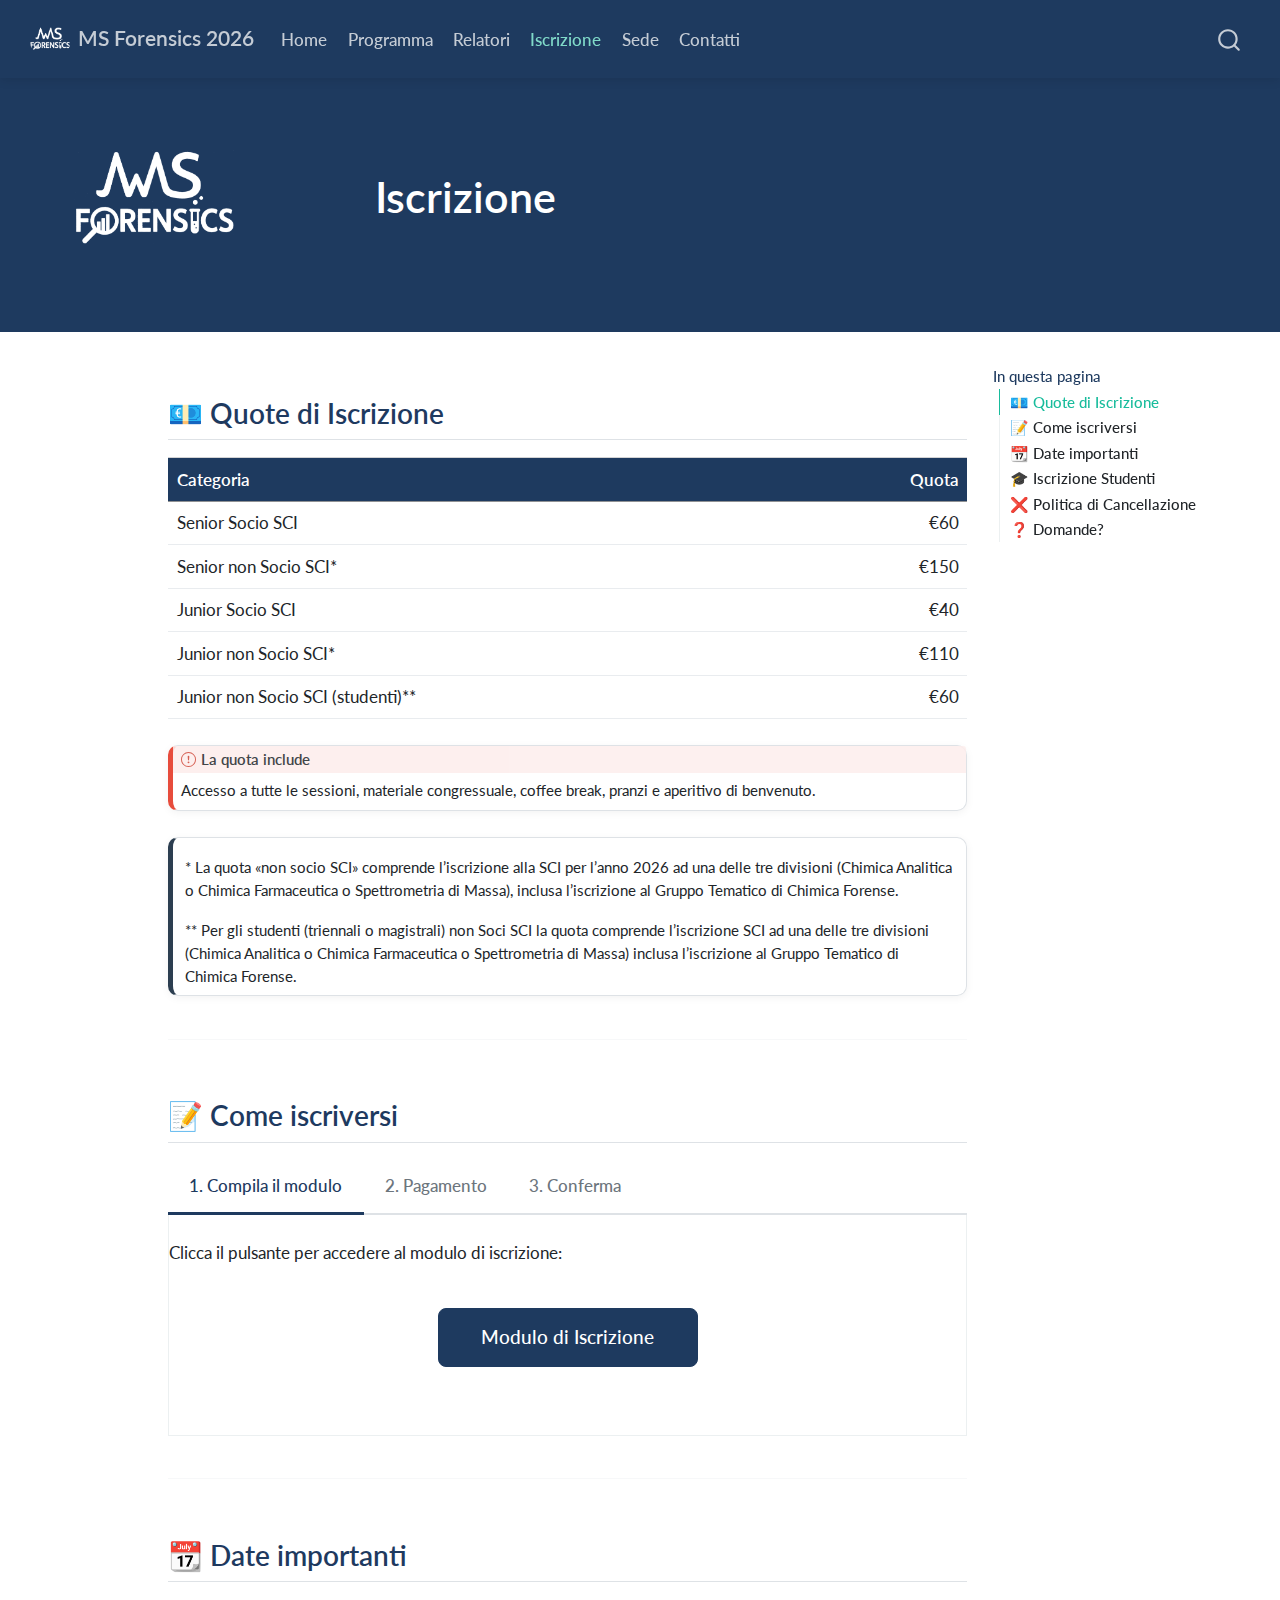
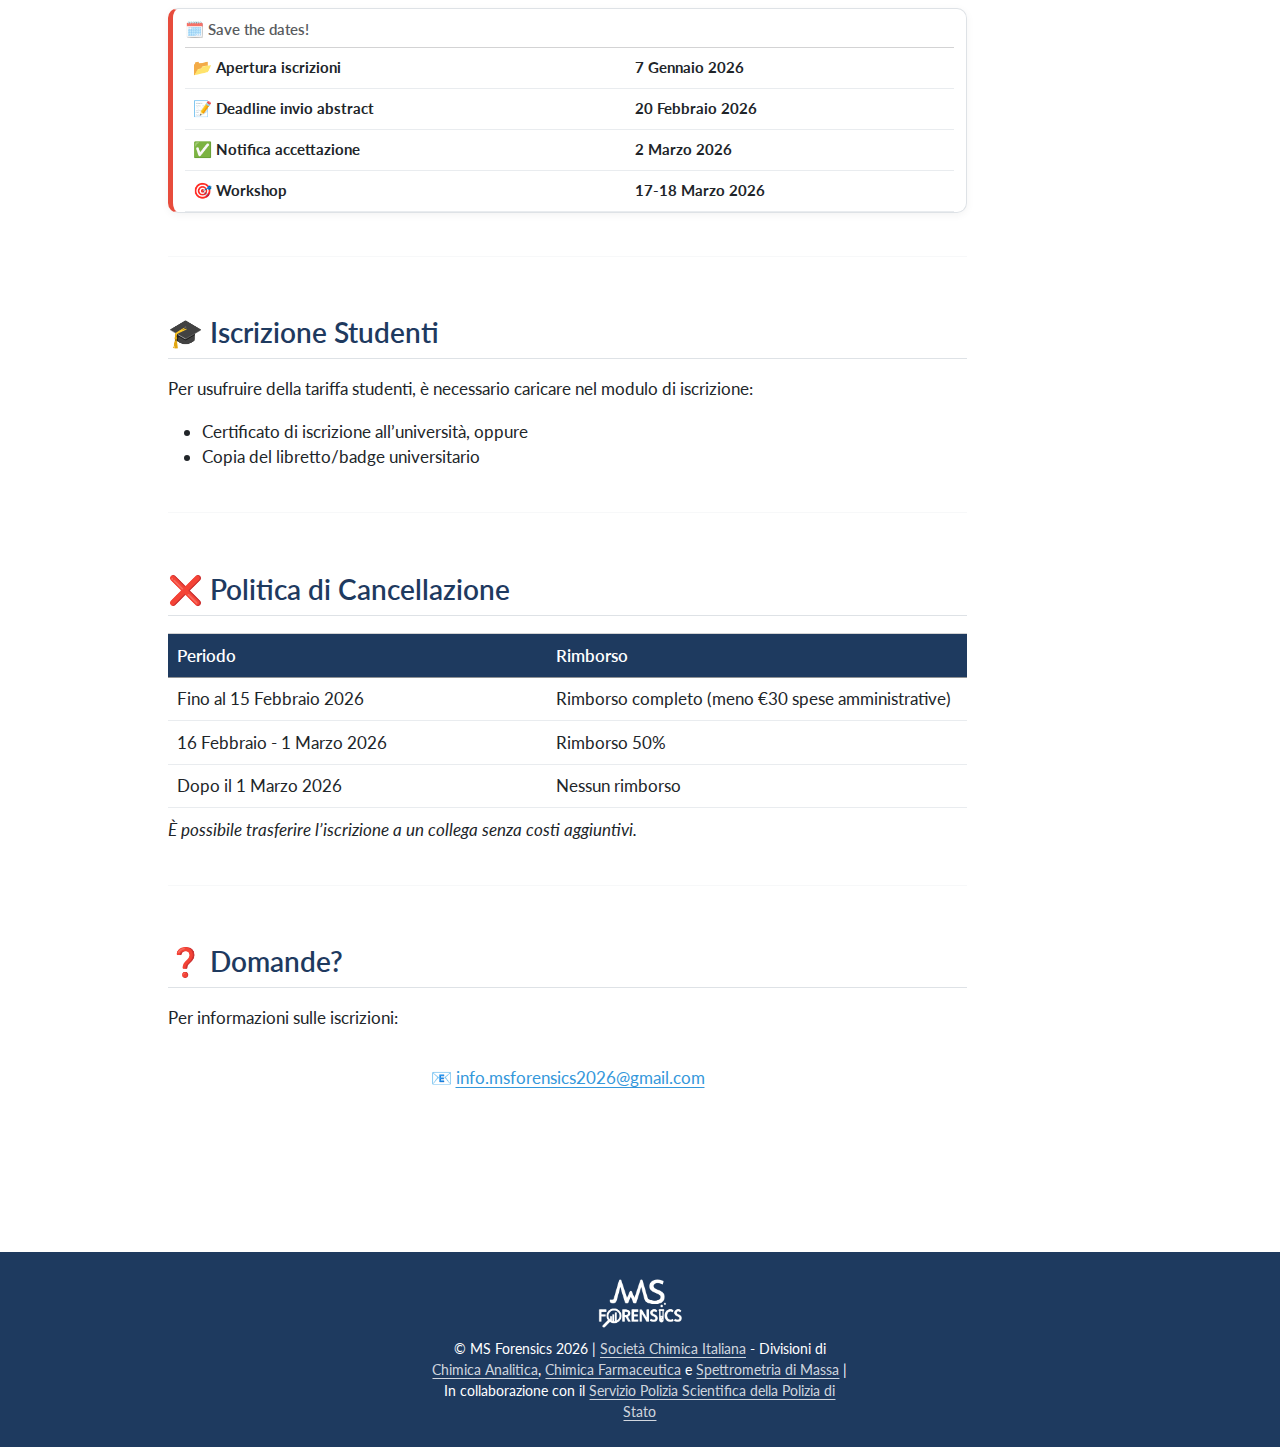
<file: docs/registration.html>
<!DOCTYPE html>
<html xmlns="http://www.w3.org/1999/xhtml" lang="it" xml:lang="it"><head>

<meta charset="utf-8">
<meta name="generator" content="quarto-1.8.26">

<meta name="viewport" content="width=device-width, initial-scale=1.0, user-scalable=yes">


<title>Iscrizione – MS Forensics 2026</title>
<style>
code{white-space: pre-wrap;}
span.smallcaps{font-variant: small-caps;}
div.columns{display: flex; gap: min(4vw, 1.5em);}
div.column{flex: auto; overflow-x: auto;}
div.hanging-indent{margin-left: 1.5em; text-indent: -1.5em;}
ul.task-list{list-style: none;}
ul.task-list li input[type="checkbox"] {
  width: 0.8em;
  margin: 0 0.8em 0.2em -1em; /* quarto-specific, see https://github.com/quarto-dev/quarto-cli/issues/4556 */ 
  vertical-align: middle;
}
</style>


<script src="site_libs/quarto-nav/quarto-nav.js"></script>
<script src="site_libs/quarto-nav/headroom.min.js"></script>
<script src="site_libs/clipboard/clipboard.min.js"></script>
<script src="site_libs/quarto-search/autocomplete.umd.js"></script>
<script src="site_libs/quarto-search/fuse.min.js"></script>
<script src="site_libs/quarto-search/quarto-search.js"></script>
<meta name="quarto:offset" content="./">
<script src="site_libs/quarto-html/quarto.js" type="module"></script>
<script src="site_libs/quarto-html/tabsets/tabsets.js" type="module"></script>
<script src="site_libs/quarto-html/axe/axe-check.js" type="module"></script>
<script src="site_libs/quarto-html/popper.min.js"></script>
<script src="site_libs/quarto-html/tippy.umd.min.js"></script>
<script src="site_libs/quarto-html/anchor.min.js"></script>
<link href="site_libs/quarto-html/tippy.css" rel="stylesheet">
<link href="site_libs/quarto-html/quarto-syntax-highlighting-587c61ba64f3a5504c4d52d930310e48.css" rel="stylesheet" id="quarto-text-highlighting-styles">
<script src="site_libs/bootstrap/bootstrap.min.js"></script>
<link href="site_libs/bootstrap/bootstrap-icons.css" rel="stylesheet">
<link href="site_libs/bootstrap/bootstrap-cb8c25ddaaf01fb2a502006d05c07bf1.min.css" rel="stylesheet" append-hash="true" id="quarto-bootstrap" data-mode="light">
<script id="quarto-search-options" type="application/json">{
  "location": "navbar",
  "copy-button": false,
  "collapse-after": 3,
  "panel-placement": "end",
  "type": "overlay",
  "limit": 50,
  "keyboard-shortcut": [
    "f",
    "/",
    "s"
  ],
  "show-item-context": false,
  "language": {
    "search-no-results-text": "Nessun risultato",
    "search-matching-documents-text": "documenti trovati",
    "search-copy-link-title": "Copiare il link nella ricerca",
    "search-hide-matches-text": "Nascondere i risultati aggiuntivi",
    "search-more-match-text": "ci sono altri risultati in questo documento",
    "search-more-matches-text": "ulteriori risultati in questo documento",
    "search-clear-button-title": "Pulire",
    "search-text-placeholder": "",
    "search-detached-cancel-button-title": "Cancellare",
    "search-submit-button-title": "Inviare",
    "search-label": "Ricerca"
  }
}</script>
<style>

      .quarto-title-block .quarto-title-banner h1,
      .quarto-title-block .quarto-title-banner h2,
      .quarto-title-block .quarto-title-banner h3,
      .quarto-title-block .quarto-title-banner h4,
      .quarto-title-block .quarto-title-banner h5,
      .quarto-title-block .quarto-title-banner h6
      {
        color: #ffffff;
      }

      .quarto-title-block .quarto-title-banner {
        color: #ffffff;
background: #1e3a5f;
      }
</style>


<link rel="stylesheet" href="styles.css">
</head>

<body class="nav-fixed quarto-light">

<div id="quarto-search-results"></div>
  <header id="quarto-header" class="headroom fixed-top quarto-banner">
    <nav class="navbar navbar-expand-lg " data-bs-theme="dark">
      <div class="navbar-container container-fluid">
      <div class="navbar-brand-container mx-auto">
    <a href="./index.html" class="navbar-brand navbar-brand-logo">
    <img src="./images/logo_transparent2.png" alt="" class="navbar-logo light-content">
    <img src="./images/logo_transparent2.png" alt="" class="navbar-logo dark-content">
    </a>
    <a class="navbar-brand" href="./index.html">
    <span class="navbar-title">MS Forensics 2026</span>
    </a>
  </div>
            <div id="quarto-search" class="" title="Ricerca"></div>
          <button class="navbar-toggler" type="button" data-bs-toggle="collapse" data-bs-target="#navbarCollapse" aria-controls="navbarCollapse" role="menu" aria-expanded="false" aria-label="Attiva/disattiva la navigazione" onclick="if (window.quartoToggleHeadroom) { window.quartoToggleHeadroom(); }">
  <span class="navbar-toggler-icon"></span>
</button>
          <div class="collapse navbar-collapse" id="navbarCollapse">
            <ul class="navbar-nav navbar-nav-scroll me-auto">
  <li class="nav-item">
    <a class="nav-link" href="./index.html"> 
<span class="menu-text">Home</span></a>
  </li>  
  <li class="nav-item">
    <a class="nav-link" href="./program.html"> 
<span class="menu-text">Programma</span></a>
  </li>  
  <li class="nav-item">
    <a class="nav-link" href="./speakers.html"> 
<span class="menu-text">Relatori</span></a>
  </li>  
  <li class="nav-item">
    <a class="nav-link active" href="./registration.html" aria-current="page"> 
<span class="menu-text">Iscrizione</span></a>
  </li>  
  <li class="nav-item">
    <a class="nav-link" href="./venue.html"> 
<span class="menu-text">Sede</span></a>
  </li>  
  <li class="nav-item">
    <a class="nav-link" href="./contact.html"> 
<span class="menu-text">Contatti</span></a>
  </li>  
</ul>
          </div> <!-- /navcollapse -->
            <div class="quarto-navbar-tools">
</div>
      </div> <!-- /container-fluid -->
    </nav>
</header>
<!-- content -->
<header id="title-block-header" class="quarto-title-block default page-columns page-full">
  <div class="quarto-title-banner page-columns page-full">
    <div class="quarto-title column-body">
      <h1 class="title">Iscrizione</h1>
                      </div>
  </div>
    
  
  <div class="quarto-title-meta">

      
    
      
    </div>
    
  
  </header><div id="quarto-content" class="quarto-container page-columns page-rows-contents page-layout-article page-navbar">
<!-- sidebar -->
<!-- margin-sidebar -->
    <div id="quarto-margin-sidebar" class="sidebar margin-sidebar">
        <nav id="TOC" role="doc-toc" class="toc-active">
    <h2 id="toc-title">In questa pagina</h2>
   
  <ul class="collapse">
  <li><a href="#quote-di-iscrizione" id="toc-quote-di-iscrizione" class="nav-link active" data-scroll-target="#quote-di-iscrizione">💶 Quote di Iscrizione</a></li>
  <li><a href="#come-iscriversi" id="toc-come-iscriversi" class="nav-link" data-scroll-target="#come-iscriversi">📝 Come iscriversi</a></li>
  <li><a href="#date-importanti" id="toc-date-importanti" class="nav-link" data-scroll-target="#date-importanti">📆 Date importanti</a></li>
  <li><a href="#iscrizione-studenti" id="toc-iscrizione-studenti" class="nav-link" data-scroll-target="#iscrizione-studenti">🎓 Iscrizione Studenti</a></li>
  <li><a href="#politica-di-cancellazione" id="toc-politica-di-cancellazione" class="nav-link" data-scroll-target="#politica-di-cancellazione">❌ Politica di Cancellazione</a></li>
  <li><a href="#domande" id="toc-domande" class="nav-link" data-scroll-target="#domande">❓ Domande?</a></li>
  </ul>
</nav>
    </div>
<!-- main -->
<main class="content quarto-banner-title-block" id="quarto-document-content">





<section id="quote-di-iscrizione" class="level2">
<h2 class="anchored" data-anchor-id="quote-di-iscrizione">💶 Quote di Iscrizione</h2>
<table class="caption-top table">
<thead>
<tr class="header">
<th style="text-align: left;">Categoria</th>
<th style="text-align: right;">Quota</th>
</tr>
</thead>
<tbody>
<tr class="odd">
<td style="text-align: left;">Senior Socio SCI</td>
<td style="text-align: right;">€60</td>
</tr>
<tr class="even">
<td style="text-align: left;">Senior non Socio SCI*</td>
<td style="text-align: right;">€150</td>
</tr>
<tr class="odd">
<td style="text-align: left;">Junior Socio SCI</td>
<td style="text-align: right;">€40</td>
</tr>
<tr class="even">
<td style="text-align: left;">Junior non Socio SCI*</td>
<td style="text-align: right;">€110</td>
</tr>
<tr class="odd">
<td style="text-align: left;">Junior non Socio SCI (studenti)**</td>
<td style="text-align: right;">€60</td>
</tr>
</tbody>
</table>
<div class="callout callout-style-default callout-important callout-titled">
<div class="callout-header d-flex align-content-center">
<div class="callout-icon-container">
<i class="callout-icon"></i>
</div>
<div class="callout-title-container flex-fill">
<span class="screen-reader-only">Importante</span>La quota include
</div>
</div>
<div class="callout-body-container callout-body">
<p>Accesso a tutte le sessioni, materiale congressuale, coffee break, pranzi e aperitivo di benvenuto.</p>
</div>
</div>
<div class="callout callout-style-simple callout-note no-icon">
<div class="callout-body d-flex">
<div class="callout-icon-container">
<i class="callout-icon no-icon"></i>
</div>
<div class="callout-body-container">
<p>* La quota «non socio SCI» comprende l’iscrizione alla SCI per l’anno 2026 ad una delle tre divisioni (Chimica Analitica o Chimica Farmaceutica o Spettrometria di Massa), inclusa l’iscrizione al Gruppo Tematico di Chimica Forense.</p>
<p>** Per gli studenti (triennali o magistrali) non Soci SCI la quota comprende l’iscrizione SCI ad una delle tre divisioni (Chimica Analitica o Chimica Farmaceutica o Spettrometria di Massa) inclusa l’iscrizione al Gruppo Tematico di Chimica Forense.</p>
</div>
</div>
</div>
<hr>
</section>
<section id="come-iscriversi" class="level2">
<h2 class="anchored" data-anchor-id="come-iscriversi">📝 Come iscriversi</h2>
<div class="tabset-margin-container"></div><div class="panel-tabset">
<ul class="nav nav-tabs" role="tablist"><li class="nav-item" role="presentation"><a class="nav-link active" id="tabset-1-1-tab" data-bs-toggle="tab" data-bs-target="#tabset-1-1" role="tab" aria-controls="tabset-1-1" aria-selected="true" href="">1. Compila il modulo</a></li><li class="nav-item" role="presentation"><a class="nav-link" id="tabset-1-2-tab" data-bs-toggle="tab" data-bs-target="#tabset-1-2" role="tab" aria-controls="tabset-1-2" aria-selected="false" href="">2. Pagamento</a></li><li class="nav-item" role="presentation"><a class="nav-link" id="tabset-1-3-tab" data-bs-toggle="tab" data-bs-target="#tabset-1-3" role="tab" aria-controls="tabset-1-3" aria-selected="false" href="">3. Conferma</a></li></ul>
<div class="tab-content">
<div id="tabset-1-1" class="tab-pane active" role="tabpanel" aria-labelledby="tabset-1-1-tab">
<p>Clicca il pulsante per accedere al modulo di iscrizione:</p>
<div class="text-center">
<p><a href="https://docs.google.com/forms/d/e/1FAIpQLSeiZtxUxUJ89U77SRXdY7TNWPJTO0LK7chluWqkD9u_W6sHIw/viewform?usp=sharing&amp;ouid=114903231592459005966" class="btn btn-primary btn-lg">Modulo di Iscrizione</a></p>
</div>
</div>
<div id="tabset-1-2" class="tab-pane" role="tabpanel" aria-labelledby="tabset-1-2-tab">
<p>Il pagamento deve essere effettuato <strong>esclusivamente tramite bonifico bancario</strong> intestato alla Società Chimica Italiana.</p>
<div class="callout callout-style-simple callout-note no-icon">
<div class="callout-body d-flex">
<div class="callout-icon-container">
<i class="callout-icon no-icon"></i>
</div>
<div class="callout-body-container">
<p><strong>Coordinate bancarie</strong></p>
<table class="caption-top table">
<tbody>
<tr class="odd">
<td style="text-align: left;"><strong>Banca</strong></td>
<td style="text-align: left;">Intesa Sanpaolo</td>
</tr>
<tr class="even">
<td style="text-align: left;"><strong>Beneficiario</strong></td>
<td style="text-align: left;">Società Chimica Italiana</td>
</tr>
<tr class="odd">
<td style="text-align: left;"><strong>Indirizzo</strong></td>
<td style="text-align: left;">Viale Liegi 48c, 00198 Roma (Italy)</td>
</tr>
<tr class="even">
<td style="text-align: left;"><strong>IBAN</strong></td>
<td style="text-align: left;">IT61F0306909606100000131814</td>
</tr>
<tr class="odd">
<td style="text-align: left;"><strong>Swift/BIC</strong></td>
<td style="text-align: left;">BCITITMMXXX</td>
</tr>
<tr class="even">
<td style="text-align: left;"><strong>Causale</strong></td>
<td style="text-align: left;">CAF2025 Nome Cognome</td>
</tr>
</tbody>
</table>
</div>
</div>
</div>
<div class="callout callout-style-default callout-warning callout-titled">
<div class="callout-header d-flex align-content-center">
<div class="callout-icon-container">
<i class="callout-icon"></i>
</div>
<div class="callout-title-container flex-fill">
<span class="screen-reader-only">Avviso</span>⚠️ Importante
</div>
</div>
<div class="callout-body-container callout-body">
<p>Nella causale del bonifico, specificare <strong>nome e cognome del partecipante</strong>.</p>
</div>
</div>
</div>
<div id="tabset-1-3" class="tab-pane" role="tabpanel" aria-labelledby="tabset-1-3-tab">
<p>Una volta effettuata l’iscrizione, si prega di salvare il form compilato.</p>
</div>
</div>
</div>
<hr>
</section>
<section id="date-importanti" class="level2">
<h2 class="anchored" data-anchor-id="date-importanti">📆 Date importanti</h2>
<div class="callout callout-style-simple callout-important no-icon callout-titled">
<div class="callout-header d-flex align-content-center">
<div class="callout-icon-container">
<i class="callout-icon no-icon"></i>
</div>
<div class="callout-title-container flex-fill">
<span class="screen-reader-only">Importante</span>🗓️ Save the dates!
</div>
</div>
<div class="callout-body-container callout-body">
<table class="caption-top table">
<tbody>
<tr class="odd">
<td style="text-align: left;">📂 <strong>Apertura iscrizioni</strong></td>
<td style="text-align: left;"><strong>7 Gennaio 2026</strong></td>
</tr>
<tr class="even">
<td style="text-align: left;">📝 <strong>Deadline invio abstract</strong></td>
<td style="text-align: left;"><strong>20 Febbraio 2026</strong></td>
</tr>
<tr class="odd">
<td style="text-align: left;">✅ <strong>Notifica accettazione</strong></td>
<td style="text-align: left;"><strong>2 Marzo 2026</strong></td>
</tr>
<tr class="even">
<td style="text-align: left;">🎯 <strong>Workshop</strong></td>
<td style="text-align: left;"><strong>17-18 Marzo 2026</strong></td>
</tr>
</tbody>
</table>
</div>
</div>
<hr>
</section>
<section id="iscrizione-studenti" class="level2">
<h2 class="anchored" data-anchor-id="iscrizione-studenti">🎓 Iscrizione Studenti</h2>
<p>Per usufruire della tariffa studenti, è necessario caricare nel modulo di iscrizione:</p>
<ul>
<li>Certificato di iscrizione all’università, oppure</li>
<li>Copia del libretto/badge universitario</li>
</ul>
<hr>
</section>
<section id="politica-di-cancellazione" class="level2">
<h2 class="anchored" data-anchor-id="politica-di-cancellazione">❌ Politica di Cancellazione</h2>
<table class="caption-top table">
<colgroup>
<col style="width: 47%">
<col style="width: 52%">
</colgroup>
<thead>
<tr class="header">
<th style="text-align: left;">Periodo</th>
<th style="text-align: left;">Rimborso</th>
</tr>
</thead>
<tbody>
<tr class="odd">
<td style="text-align: left;">Fino al 15 Febbraio 2026</td>
<td style="text-align: left;">Rimborso completo (meno €30 spese amministrative)</td>
</tr>
<tr class="even">
<td style="text-align: left;">16 Febbraio - 1 Marzo 2026</td>
<td style="text-align: left;">Rimborso 50%</td>
</tr>
<tr class="odd">
<td style="text-align: left;">Dopo il 1 Marzo 2026</td>
<td style="text-align: left;">Nessun rimborso</td>
</tr>
</tbody>
</table>
<p><em>È possibile trasferire l’iscrizione a un collega senza costi aggiuntivi.</em></p>
<hr>
</section>
<section id="domande" class="level2">
<h2 class="anchored" data-anchor-id="domande">❓ Domande?</h2>
<p>Per informazioni sulle iscrizioni:</p>
<div class="text-center">
<p>📧 <a href="mailto:info.msforensics2026@gmail.com">info.msforensics2026@gmail.com</a></p>
</div>


</section>

</main> <!-- /main -->
<script id="quarto-html-after-body" type="application/javascript">
  window.document.addEventListener("DOMContentLoaded", function (event) {
    const icon = "";
    const anchorJS = new window.AnchorJS();
    anchorJS.options = {
      placement: 'right',
      icon: icon
    };
    anchorJS.add('.anchored');
    const isCodeAnnotation = (el) => {
      for (const clz of el.classList) {
        if (clz.startsWith('code-annotation-')) {                     
          return true;
        }
      }
      return false;
    }
    const onCopySuccess = function(e) {
      // button target
      const button = e.trigger;
      // don't keep focus
      button.blur();
      // flash "checked"
      button.classList.add('code-copy-button-checked');
      var currentTitle = button.getAttribute("title");
      button.setAttribute("title", "Copiato!");
      let tooltip;
      if (window.bootstrap) {
        button.setAttribute("data-bs-toggle", "tooltip");
        button.setAttribute("data-bs-placement", "left");
        button.setAttribute("data-bs-title", "Copiato!");
        tooltip = new bootstrap.Tooltip(button, 
          { trigger: "manual", 
            customClass: "code-copy-button-tooltip",
            offset: [0, -8]});
        tooltip.show();    
      }
      setTimeout(function() {
        if (tooltip) {
          tooltip.hide();
          button.removeAttribute("data-bs-title");
          button.removeAttribute("data-bs-toggle");
          button.removeAttribute("data-bs-placement");
        }
        button.setAttribute("title", currentTitle);
        button.classList.remove('code-copy-button-checked');
      }, 1000);
      // clear code selection
      e.clearSelection();
    }
    const getTextToCopy = function(trigger) {
      const outerScaffold = trigger.parentElement.cloneNode(true);
      const codeEl = outerScaffold.querySelector('code');
      for (const childEl of codeEl.children) {
        if (isCodeAnnotation(childEl)) {
          childEl.remove();
        }
      }
      return codeEl.innerText;
    }
    const clipboard = new window.ClipboardJS('.code-copy-button:not([data-in-quarto-modal])', {
      text: getTextToCopy
    });
    clipboard.on('success', onCopySuccess);
    if (window.document.getElementById('quarto-embedded-source-code-modal')) {
      const clipboardModal = new window.ClipboardJS('.code-copy-button[data-in-quarto-modal]', {
        text: getTextToCopy,
        container: window.document.getElementById('quarto-embedded-source-code-modal')
      });
      clipboardModal.on('success', onCopySuccess);
    }
      var localhostRegex = new RegExp(/^(?:http|https):\/\/localhost\:?[0-9]*\//);
      var mailtoRegex = new RegExp(/^mailto:/);
        var filterRegex = new RegExp('/' + window.location.host + '/');
      var isInternal = (href) => {
          return filterRegex.test(href) || localhostRegex.test(href) || mailtoRegex.test(href);
      }
      // Inspect non-navigation links and adorn them if external
     var links = window.document.querySelectorAll('a[href]:not(.nav-link):not(.navbar-brand):not(.toc-action):not(.sidebar-link):not(.sidebar-item-toggle):not(.pagination-link):not(.no-external):not([aria-hidden]):not(.dropdown-item):not(.quarto-navigation-tool):not(.about-link)');
      for (var i=0; i<links.length; i++) {
        const link = links[i];
        if (!isInternal(link.href)) {
          // undo the damage that might have been done by quarto-nav.js in the case of
          // links that we want to consider external
          if (link.dataset.originalHref !== undefined) {
            link.href = link.dataset.originalHref;
          }
        }
      }
    function tippyHover(el, contentFn, onTriggerFn, onUntriggerFn) {
      const config = {
        allowHTML: true,
        maxWidth: 500,
        delay: 100,
        arrow: false,
        appendTo: function(el) {
            return el.parentElement;
        },
        interactive: true,
        interactiveBorder: 10,
        theme: 'quarto',
        placement: 'bottom-start',
      };
      if (contentFn) {
        config.content = contentFn;
      }
      if (onTriggerFn) {
        config.onTrigger = onTriggerFn;
      }
      if (onUntriggerFn) {
        config.onUntrigger = onUntriggerFn;
      }
      window.tippy(el, config); 
    }
    const noterefs = window.document.querySelectorAll('a[role="doc-noteref"]');
    for (var i=0; i<noterefs.length; i++) {
      const ref = noterefs[i];
      tippyHover(ref, function() {
        // use id or data attribute instead here
        let href = ref.getAttribute('data-footnote-href') || ref.getAttribute('href');
        try { href = new URL(href).hash; } catch {}
        const id = href.replace(/^#\/?/, "");
        const note = window.document.getElementById(id);
        if (note) {
          return note.innerHTML;
        } else {
          return "";
        }
      });
    }
    const xrefs = window.document.querySelectorAll('a.quarto-xref');
    const processXRef = (id, note) => {
      // Strip column container classes
      const stripColumnClz = (el) => {
        el.classList.remove("page-full", "page-columns");
        if (el.children) {
          for (const child of el.children) {
            stripColumnClz(child);
          }
        }
      }
      stripColumnClz(note)
      if (id === null || id.startsWith('sec-')) {
        // Special case sections, only their first couple elements
        const container = document.createElement("div");
        if (note.children && note.children.length > 2) {
          container.appendChild(note.children[0].cloneNode(true));
          for (let i = 1; i < note.children.length; i++) {
            const child = note.children[i];
            if (child.tagName === "P" && child.innerText === "") {
              continue;
            } else {
              container.appendChild(child.cloneNode(true));
              break;
            }
          }
          if (window.Quarto?.typesetMath) {
            window.Quarto.typesetMath(container);
          }
          return container.innerHTML
        } else {
          if (window.Quarto?.typesetMath) {
            window.Quarto.typesetMath(note);
          }
          return note.innerHTML;
        }
      } else {
        // Remove any anchor links if they are present
        const anchorLink = note.querySelector('a.anchorjs-link');
        if (anchorLink) {
          anchorLink.remove();
        }
        if (window.Quarto?.typesetMath) {
          window.Quarto.typesetMath(note);
        }
        if (note.classList.contains("callout")) {
          return note.outerHTML;
        } else {
          return note.innerHTML;
        }
      }
    }
    for (var i=0; i<xrefs.length; i++) {
      const xref = xrefs[i];
      tippyHover(xref, undefined, function(instance) {
        instance.disable();
        let url = xref.getAttribute('href');
        let hash = undefined; 
        if (url.startsWith('#')) {
          hash = url;
        } else {
          try { hash = new URL(url).hash; } catch {}
        }
        if (hash) {
          const id = hash.replace(/^#\/?/, "");
          const note = window.document.getElementById(id);
          if (note !== null) {
            try {
              const html = processXRef(id, note.cloneNode(true));
              instance.setContent(html);
            } finally {
              instance.enable();
              instance.show();
            }
          } else {
            // See if we can fetch this
            fetch(url.split('#')[0])
            .then(res => res.text())
            .then(html => {
              const parser = new DOMParser();
              const htmlDoc = parser.parseFromString(html, "text/html");
              const note = htmlDoc.getElementById(id);
              if (note !== null) {
                const html = processXRef(id, note);
                instance.setContent(html);
              } 
            }).finally(() => {
              instance.enable();
              instance.show();
            });
          }
        } else {
          // See if we can fetch a full url (with no hash to target)
          // This is a special case and we should probably do some content thinning / targeting
          fetch(url)
          .then(res => res.text())
          .then(html => {
            const parser = new DOMParser();
            const htmlDoc = parser.parseFromString(html, "text/html");
            const note = htmlDoc.querySelector('main.content');
            if (note !== null) {
              // This should only happen for chapter cross references
              // (since there is no id in the URL)
              // remove the first header
              if (note.children.length > 0 && note.children[0].tagName === "HEADER") {
                note.children[0].remove();
              }
              const html = processXRef(null, note);
              instance.setContent(html);
            } 
          }).finally(() => {
            instance.enable();
            instance.show();
          });
        }
      }, function(instance) {
      });
    }
        let selectedAnnoteEl;
        const selectorForAnnotation = ( cell, annotation) => {
          let cellAttr = 'data-code-cell="' + cell + '"';
          let lineAttr = 'data-code-annotation="' +  annotation + '"';
          const selector = 'span[' + cellAttr + '][' + lineAttr + ']';
          return selector;
        }
        const selectCodeLines = (annoteEl) => {
          const doc = window.document;
          const targetCell = annoteEl.getAttribute("data-target-cell");
          const targetAnnotation = annoteEl.getAttribute("data-target-annotation");
          const annoteSpan = window.document.querySelector(selectorForAnnotation(targetCell, targetAnnotation));
          const lines = annoteSpan.getAttribute("data-code-lines").split(",");
          const lineIds = lines.map((line) => {
            return targetCell + "-" + line;
          })
          let top = null;
          let height = null;
          let parent = null;
          if (lineIds.length > 0) {
              //compute the position of the single el (top and bottom and make a div)
              const el = window.document.getElementById(lineIds[0]);
              top = el.offsetTop;
              height = el.offsetHeight;
              parent = el.parentElement.parentElement;
            if (lineIds.length > 1) {
              const lastEl = window.document.getElementById(lineIds[lineIds.length - 1]);
              const bottom = lastEl.offsetTop + lastEl.offsetHeight;
              height = bottom - top;
            }
            if (top !== null && height !== null && parent !== null) {
              // cook up a div (if necessary) and position it 
              let div = window.document.getElementById("code-annotation-line-highlight");
              if (div === null) {
                div = window.document.createElement("div");
                div.setAttribute("id", "code-annotation-line-highlight");
                div.style.position = 'absolute';
                parent.appendChild(div);
              }
              div.style.top = top - 2 + "px";
              div.style.height = height + 4 + "px";
              div.style.left = 0;
              let gutterDiv = window.document.getElementById("code-annotation-line-highlight-gutter");
              if (gutterDiv === null) {
                gutterDiv = window.document.createElement("div");
                gutterDiv.setAttribute("id", "code-annotation-line-highlight-gutter");
                gutterDiv.style.position = 'absolute';
                const codeCell = window.document.getElementById(targetCell);
                const gutter = codeCell.querySelector('.code-annotation-gutter');
                gutter.appendChild(gutterDiv);
              }
              gutterDiv.style.top = top - 2 + "px";
              gutterDiv.style.height = height + 4 + "px";
            }
            selectedAnnoteEl = annoteEl;
          }
        };
        const unselectCodeLines = () => {
          const elementsIds = ["code-annotation-line-highlight", "code-annotation-line-highlight-gutter"];
          elementsIds.forEach((elId) => {
            const div = window.document.getElementById(elId);
            if (div) {
              div.remove();
            }
          });
          selectedAnnoteEl = undefined;
        };
          // Handle positioning of the toggle
      window.addEventListener(
        "resize",
        throttle(() => {
          elRect = undefined;
          if (selectedAnnoteEl) {
            selectCodeLines(selectedAnnoteEl);
          }
        }, 10)
      );
      function throttle(fn, ms) {
      let throttle = false;
      let timer;
        return (...args) => {
          if(!throttle) { // first call gets through
              fn.apply(this, args);
              throttle = true;
          } else { // all the others get throttled
              if(timer) clearTimeout(timer); // cancel #2
              timer = setTimeout(() => {
                fn.apply(this, args);
                timer = throttle = false;
              }, ms);
          }
        };
      }
        // Attach click handler to the DT
        const annoteDls = window.document.querySelectorAll('dt[data-target-cell]');
        for (const annoteDlNode of annoteDls) {
          annoteDlNode.addEventListener('click', (event) => {
            const clickedEl = event.target;
            if (clickedEl !== selectedAnnoteEl) {
              unselectCodeLines();
              const activeEl = window.document.querySelector('dt[data-target-cell].code-annotation-active');
              if (activeEl) {
                activeEl.classList.remove('code-annotation-active');
              }
              selectCodeLines(clickedEl);
              clickedEl.classList.add('code-annotation-active');
            } else {
              // Unselect the line
              unselectCodeLines();
              clickedEl.classList.remove('code-annotation-active');
            }
          });
        }
    const findCites = (el) => {
      const parentEl = el.parentElement;
      if (parentEl) {
        const cites = parentEl.dataset.cites;
        if (cites) {
          return {
            el,
            cites: cites.split(' ')
          };
        } else {
          return findCites(el.parentElement)
        }
      } else {
        return undefined;
      }
    };
    var bibliorefs = window.document.querySelectorAll('a[role="doc-biblioref"]');
    for (var i=0; i<bibliorefs.length; i++) {
      const ref = bibliorefs[i];
      const citeInfo = findCites(ref);
      if (citeInfo) {
        tippyHover(citeInfo.el, function() {
          var popup = window.document.createElement('div');
          citeInfo.cites.forEach(function(cite) {
            var citeDiv = window.document.createElement('div');
            citeDiv.classList.add('hanging-indent');
            citeDiv.classList.add('csl-entry');
            var biblioDiv = window.document.getElementById('ref-' + cite);
            if (biblioDiv) {
              citeDiv.innerHTML = biblioDiv.innerHTML;
            }
            popup.appendChild(citeDiv);
          });
          return popup.innerHTML;
        });
      }
    }
  });
  </script>
</div> <!-- /content -->
<footer class="footer">
  <div class="nav-footer">
    <div class="nav-footer-left">
      &nbsp;
    </div>   
    <div class="nav-footer-center">
<p><img src="images/logo_transparent2.png" alt="MS Forensics Logo" style="height: 50px; margin-bottom: 10px;"><br> © MS Forensics 2026 | <a href="https://www.soc.chim.it/">Società Chimica Italiana</a> - Divisioni di <a href="https://www.soc.chim.it/it/divisioni/analitica/home">Chimica Analitica</a>, <a href="https://www.soc.chim.it/it/divisioni/farmaceutica/home">Chimica Farmaceutica</a> e <a href="https://www.spettrometriadimassa.it/">Spettrometria di Massa</a> | In collaborazione con il <a href="https://www.poliziadistato.it/articolo/2469667ac382cb785865005675">Servizio Polizia Scientifica della Polizia di Stato</a></p>
</div>
    <div class="nav-footer-right">
      &nbsp;
    </div>
  </div>
</footer>




</body></html>
</file>
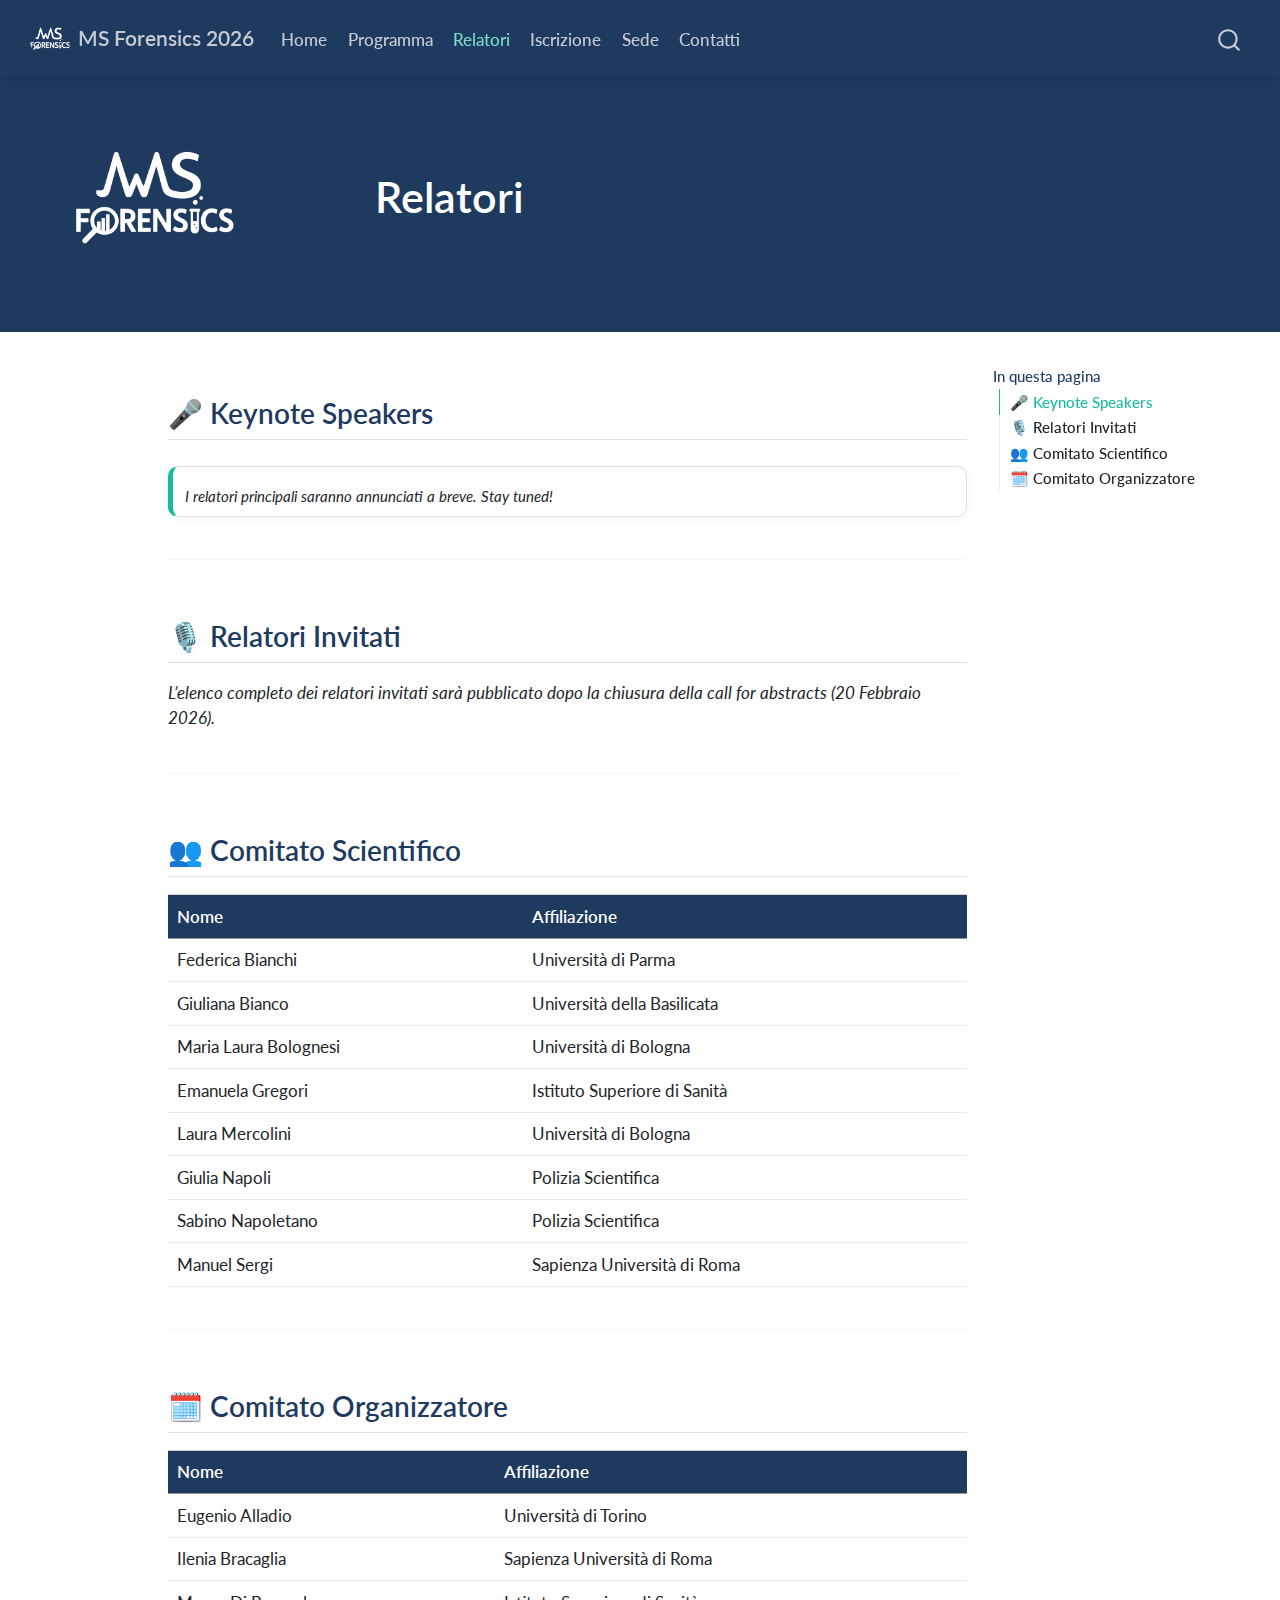
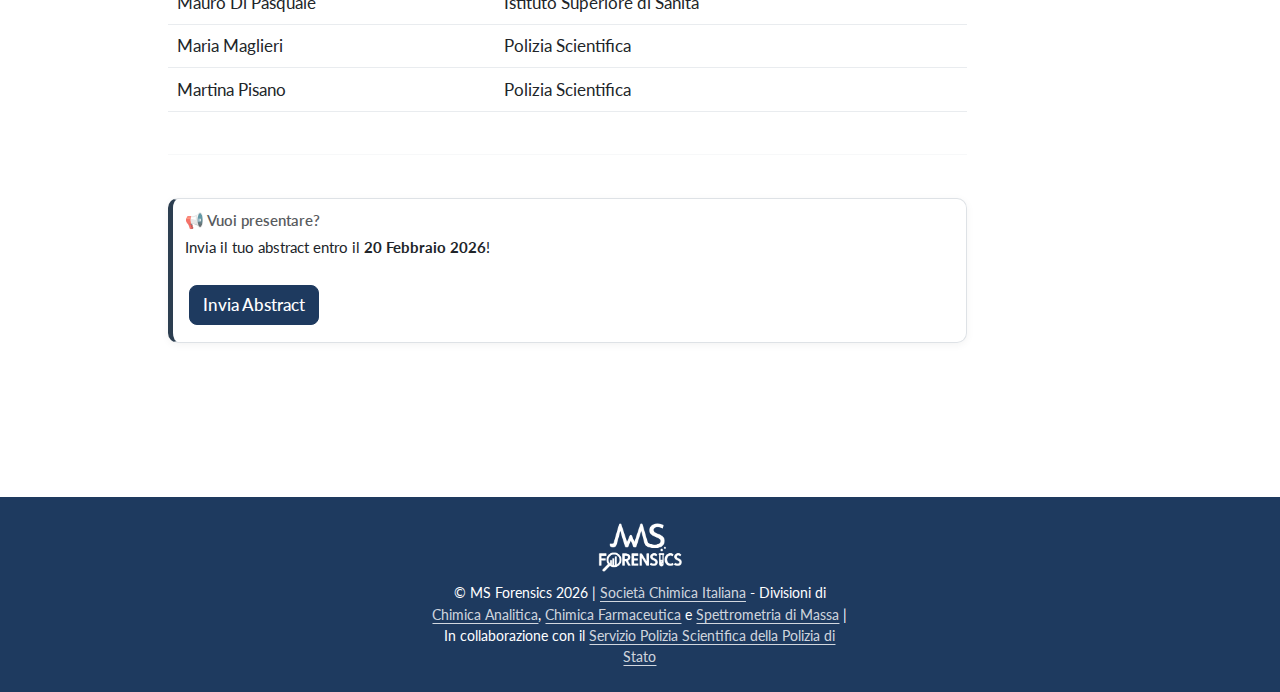
<file: docs/speakers.html>
<!DOCTYPE html>
<html xmlns="http://www.w3.org/1999/xhtml" lang="it" xml:lang="it"><head>

<meta charset="utf-8">
<meta name="generator" content="quarto-1.8.26">

<meta name="viewport" content="width=device-width, initial-scale=1.0, user-scalable=yes">


<title>Relatori – MS Forensics 2026</title>
<style>
code{white-space: pre-wrap;}
span.smallcaps{font-variant: small-caps;}
div.columns{display: flex; gap: min(4vw, 1.5em);}
div.column{flex: auto; overflow-x: auto;}
div.hanging-indent{margin-left: 1.5em; text-indent: -1.5em;}
ul.task-list{list-style: none;}
ul.task-list li input[type="checkbox"] {
  width: 0.8em;
  margin: 0 0.8em 0.2em -1em; /* quarto-specific, see https://github.com/quarto-dev/quarto-cli/issues/4556 */ 
  vertical-align: middle;
}
</style>


<script src="site_libs/quarto-nav/quarto-nav.js"></script>
<script src="site_libs/quarto-nav/headroom.min.js"></script>
<script src="site_libs/clipboard/clipboard.min.js"></script>
<script src="site_libs/quarto-search/autocomplete.umd.js"></script>
<script src="site_libs/quarto-search/fuse.min.js"></script>
<script src="site_libs/quarto-search/quarto-search.js"></script>
<meta name="quarto:offset" content="./">
<script src="site_libs/quarto-html/quarto.js" type="module"></script>
<script src="site_libs/quarto-html/tabsets/tabsets.js" type="module"></script>
<script src="site_libs/quarto-html/axe/axe-check.js" type="module"></script>
<script src="site_libs/quarto-html/popper.min.js"></script>
<script src="site_libs/quarto-html/tippy.umd.min.js"></script>
<script src="site_libs/quarto-html/anchor.min.js"></script>
<link href="site_libs/quarto-html/tippy.css" rel="stylesheet">
<link href="site_libs/quarto-html/quarto-syntax-highlighting-587c61ba64f3a5504c4d52d930310e48.css" rel="stylesheet" id="quarto-text-highlighting-styles">
<script src="site_libs/bootstrap/bootstrap.min.js"></script>
<link href="site_libs/bootstrap/bootstrap-icons.css" rel="stylesheet">
<link href="site_libs/bootstrap/bootstrap-cb8c25ddaaf01fb2a502006d05c07bf1.min.css" rel="stylesheet" append-hash="true" id="quarto-bootstrap" data-mode="light">
<script id="quarto-search-options" type="application/json">{
  "location": "navbar",
  "copy-button": false,
  "collapse-after": 3,
  "panel-placement": "end",
  "type": "overlay",
  "limit": 50,
  "keyboard-shortcut": [
    "f",
    "/",
    "s"
  ],
  "show-item-context": false,
  "language": {
    "search-no-results-text": "Nessun risultato",
    "search-matching-documents-text": "documenti trovati",
    "search-copy-link-title": "Copiare il link nella ricerca",
    "search-hide-matches-text": "Nascondere i risultati aggiuntivi",
    "search-more-match-text": "ci sono altri risultati in questo documento",
    "search-more-matches-text": "ulteriori risultati in questo documento",
    "search-clear-button-title": "Pulire",
    "search-text-placeholder": "",
    "search-detached-cancel-button-title": "Cancellare",
    "search-submit-button-title": "Inviare",
    "search-label": "Ricerca"
  }
}</script>
<style>

      .quarto-title-block .quarto-title-banner h1,
      .quarto-title-block .quarto-title-banner h2,
      .quarto-title-block .quarto-title-banner h3,
      .quarto-title-block .quarto-title-banner h4,
      .quarto-title-block .quarto-title-banner h5,
      .quarto-title-block .quarto-title-banner h6
      {
        color: #ffffff;
      }

      .quarto-title-block .quarto-title-banner {
        color: #ffffff;
background: #1e3a5f;
      }
</style>


<link rel="stylesheet" href="styles.css">
</head>

<body class="nav-fixed quarto-light">

<div id="quarto-search-results"></div>
  <header id="quarto-header" class="headroom fixed-top quarto-banner">
    <nav class="navbar navbar-expand-lg " data-bs-theme="dark">
      <div class="navbar-container container-fluid">
      <div class="navbar-brand-container mx-auto">
    <a href="./index.html" class="navbar-brand navbar-brand-logo">
    <img src="./images/logo_transparent2.png" alt="" class="navbar-logo light-content">
    <img src="./images/logo_transparent2.png" alt="" class="navbar-logo dark-content">
    </a>
    <a class="navbar-brand" href="./index.html">
    <span class="navbar-title">MS Forensics 2026</span>
    </a>
  </div>
            <div id="quarto-search" class="" title="Ricerca"></div>
          <button class="navbar-toggler" type="button" data-bs-toggle="collapse" data-bs-target="#navbarCollapse" aria-controls="navbarCollapse" role="menu" aria-expanded="false" aria-label="Attiva/disattiva la navigazione" onclick="if (window.quartoToggleHeadroom) { window.quartoToggleHeadroom(); }">
  <span class="navbar-toggler-icon"></span>
</button>
          <div class="collapse navbar-collapse" id="navbarCollapse">
            <ul class="navbar-nav navbar-nav-scroll me-auto">
  <li class="nav-item">
    <a class="nav-link" href="./index.html"> 
<span class="menu-text">Home</span></a>
  </li>  
  <li class="nav-item">
    <a class="nav-link" href="./program.html"> 
<span class="menu-text">Programma</span></a>
  </li>  
  <li class="nav-item">
    <a class="nav-link active" href="./speakers.html" aria-current="page"> 
<span class="menu-text">Relatori</span></a>
  </li>  
  <li class="nav-item">
    <a class="nav-link" href="./registration.html"> 
<span class="menu-text">Iscrizione</span></a>
  </li>  
  <li class="nav-item">
    <a class="nav-link" href="./venue.html"> 
<span class="menu-text">Sede</span></a>
  </li>  
  <li class="nav-item">
    <a class="nav-link" href="./contact.html"> 
<span class="menu-text">Contatti</span></a>
  </li>  
</ul>
          </div> <!-- /navcollapse -->
            <div class="quarto-navbar-tools">
</div>
      </div> <!-- /container-fluid -->
    </nav>
</header>
<!-- content -->
<header id="title-block-header" class="quarto-title-block default page-columns page-full">
  <div class="quarto-title-banner page-columns page-full">
    <div class="quarto-title column-body">
      <h1 class="title">Relatori</h1>
                      </div>
  </div>
    
  
  <div class="quarto-title-meta">

      
    
      
    </div>
    
  
  </header><div id="quarto-content" class="quarto-container page-columns page-rows-contents page-layout-article page-navbar">
<!-- sidebar -->
<!-- margin-sidebar -->
    <div id="quarto-margin-sidebar" class="sidebar margin-sidebar">
        <nav id="TOC" role="doc-toc" class="toc-active">
    <h2 id="toc-title">In questa pagina</h2>
   
  <ul class="collapse">
  <li><a href="#keynote-speakers" id="toc-keynote-speakers" class="nav-link active" data-scroll-target="#keynote-speakers">🎤 Keynote Speakers</a></li>
  <li><a href="#relatori-invitati" id="toc-relatori-invitati" class="nav-link" data-scroll-target="#relatori-invitati">🎙️ Relatori Invitati</a></li>
  <li><a href="#comitato-scientifico" id="toc-comitato-scientifico" class="nav-link" data-scroll-target="#comitato-scientifico">👥 Comitato Scientifico</a></li>
  <li><a href="#comitato-organizzatore" id="toc-comitato-organizzatore" class="nav-link" data-scroll-target="#comitato-organizzatore">🗓️ Comitato Organizzatore</a></li>
  </ul>
</nav>
    </div>
<!-- main -->
<main class="content quarto-banner-title-block" id="quarto-document-content">





<section id="keynote-speakers" class="level2">
<h2 class="anchored" data-anchor-id="keynote-speakers">🎤 Keynote Speakers</h2>
<div class="callout callout-style-simple callout-tip no-icon">
<div class="callout-body d-flex">
<div class="callout-icon-container">
<i class="callout-icon no-icon"></i>
</div>
<div class="callout-body-container">
<p><em>I relatori principali saranno annunciati a breve. Stay tuned!</em></p>
</div>
</div>
</div>
<!--
::: {.grid}

::: {.g-col-12 .g-col-md-6}
### Prof. Nome Cognome {.unnumbered}

![](images/placeholder-speaker.png){width=180 fig-align="left" style="border-radius: 8px;"}

**Istituzione, Italia**

*Keynote: "Titolo della presentazione"*

Breve biografia del relatore. Descrizione delle aree di ricerca e principali contributi al campo.

[Sito web](https://example.com){.btn .btn-outline-primary .btn-sm}
:::

::: {.g-col-12 .g-col-md-6}
### Prof. Nome Cognome {.unnumbered}

![](images/placeholder-speaker.png){width=180 fig-align="left" style="border-radius: 8px;"}

**Istituzione, Italia**

*Keynote: "Titolo della presentazione"*

Breve biografia del relatore. Descrizione delle aree di ricerca e principali contributi al campo.

[Sito web](https://example.com){.btn .btn-outline-primary .btn-sm}
:::

:::
-->
<hr>
</section>
<section id="relatori-invitati" class="level2">
<h2 class="anchored" data-anchor-id="relatori-invitati">🎙️ Relatori Invitati</h2>
<p><em>L’elenco completo dei relatori invitati sarà pubblicato dopo la chiusura della call for abstracts (20 Febbraio 2026).</em></p>
<!--
::: {.grid}

::: {.g-col-12 .g-col-md-4}
### Nome Cognome {.unnumbered}
**Istituzione**  
*Titolo presentazione*
:::

::: {.g-col-12 .g-col-md-4}
### Nome Cognome {.unnumbered}
**Istituzione**  
*Titolo presentazione*
:::

::: {.g-col-12 .g-col-md-4}
### Nome Cognome {.unnumbered}
**Istituzione**  
*Titolo presentazione*
:::

:::
-->
<hr>
</section>
<section id="comitato-scientifico" class="level2">
<h2 class="anchored" data-anchor-id="comitato-scientifico">👥 Comitato Scientifico</h2>
<table class="caption-top table">
<thead>
<tr class="header">
<th style="text-align: left;">Nome</th>
<th style="text-align: left;">Affiliazione</th>
</tr>
</thead>
<tbody>
<tr class="odd">
<td style="text-align: left;">Federica Bianchi</td>
<td style="text-align: left;">Università di Parma</td>
</tr>
<tr class="even">
<td style="text-align: left;">Giuliana Bianco</td>
<td style="text-align: left;">Università della Basilicata</td>
</tr>
<tr class="odd">
<td style="text-align: left;">Maria Laura Bolognesi</td>
<td style="text-align: left;">Università di Bologna</td>
</tr>
<tr class="even">
<td style="text-align: left;">Emanuela Gregori</td>
<td style="text-align: left;">Istituto Superiore di Sanità</td>
</tr>
<tr class="odd">
<td style="text-align: left;">Laura Mercolini</td>
<td style="text-align: left;">Università di Bologna</td>
</tr>
<tr class="even">
<td style="text-align: left;">Giulia Napoli</td>
<td style="text-align: left;">Polizia Scientifica</td>
</tr>
<tr class="odd">
<td style="text-align: left;">Sabino Napoletano</td>
<td style="text-align: left;">Polizia Scientifica</td>
</tr>
<tr class="even">
<td style="text-align: left;">Manuel Sergi</td>
<td style="text-align: left;">Sapienza Università di Roma</td>
</tr>
</tbody>
</table>
<hr>
</section>
<section id="comitato-organizzatore" class="level2">
<h2 class="anchored" data-anchor-id="comitato-organizzatore">🗓️ Comitato Organizzatore</h2>
<table class="caption-top table">
<thead>
<tr class="header">
<th style="text-align: left;">Nome</th>
<th style="text-align: left;">Affiliazione</th>
</tr>
</thead>
<tbody>
<tr class="odd">
<td style="text-align: left;">Eugenio Alladio</td>
<td style="text-align: left;">Università di Torino</td>
</tr>
<tr class="even">
<td style="text-align: left;">Ilenia Bracaglia</td>
<td style="text-align: left;">Sapienza Università di Roma</td>
</tr>
<tr class="odd">
<td style="text-align: left;">Mauro Di Pasquale</td>
<td style="text-align: left;">Istituto Superiore di Sanità</td>
</tr>
<tr class="even">
<td style="text-align: left;">Maria Maglieri</td>
<td style="text-align: left;">Polizia Scientifica</td>
</tr>
<tr class="odd">
<td style="text-align: left;">Martina Pisano</td>
<td style="text-align: left;">Polizia Scientifica</td>
</tr>
</tbody>
</table>
<hr>
<div class="callout callout-style-simple callout-note no-icon callout-titled">
<div class="callout-header d-flex align-content-center">
<div class="callout-icon-container">
<i class="callout-icon no-icon"></i>
</div>
<div class="callout-title-container flex-fill">
<span class="screen-reader-only">Nota</span>📢 Vuoi presentare?
</div>
</div>
<div class="callout-body-container callout-body">
<p>Invia il tuo abstract entro il <strong>20 Febbraio 2026</strong>!</p>
<p><a href="./program.html" class="btn btn-primary">Invia Abstract</a></p>
</div>
</div>


</section>

</main> <!-- /main -->
<script id="quarto-html-after-body" type="application/javascript">
  window.document.addEventListener("DOMContentLoaded", function (event) {
    const icon = "";
    const anchorJS = new window.AnchorJS();
    anchorJS.options = {
      placement: 'right',
      icon: icon
    };
    anchorJS.add('.anchored');
    const isCodeAnnotation = (el) => {
      for (const clz of el.classList) {
        if (clz.startsWith('code-annotation-')) {                     
          return true;
        }
      }
      return false;
    }
    const onCopySuccess = function(e) {
      // button target
      const button = e.trigger;
      // don't keep focus
      button.blur();
      // flash "checked"
      button.classList.add('code-copy-button-checked');
      var currentTitle = button.getAttribute("title");
      button.setAttribute("title", "Copiato!");
      let tooltip;
      if (window.bootstrap) {
        button.setAttribute("data-bs-toggle", "tooltip");
        button.setAttribute("data-bs-placement", "left");
        button.setAttribute("data-bs-title", "Copiato!");
        tooltip = new bootstrap.Tooltip(button, 
          { trigger: "manual", 
            customClass: "code-copy-button-tooltip",
            offset: [0, -8]});
        tooltip.show();    
      }
      setTimeout(function() {
        if (tooltip) {
          tooltip.hide();
          button.removeAttribute("data-bs-title");
          button.removeAttribute("data-bs-toggle");
          button.removeAttribute("data-bs-placement");
        }
        button.setAttribute("title", currentTitle);
        button.classList.remove('code-copy-button-checked');
      }, 1000);
      // clear code selection
      e.clearSelection();
    }
    const getTextToCopy = function(trigger) {
      const outerScaffold = trigger.parentElement.cloneNode(true);
      const codeEl = outerScaffold.querySelector('code');
      for (const childEl of codeEl.children) {
        if (isCodeAnnotation(childEl)) {
          childEl.remove();
        }
      }
      return codeEl.innerText;
    }
    const clipboard = new window.ClipboardJS('.code-copy-button:not([data-in-quarto-modal])', {
      text: getTextToCopy
    });
    clipboard.on('success', onCopySuccess);
    if (window.document.getElementById('quarto-embedded-source-code-modal')) {
      const clipboardModal = new window.ClipboardJS('.code-copy-button[data-in-quarto-modal]', {
        text: getTextToCopy,
        container: window.document.getElementById('quarto-embedded-source-code-modal')
      });
      clipboardModal.on('success', onCopySuccess);
    }
      var localhostRegex = new RegExp(/^(?:http|https):\/\/localhost\:?[0-9]*\//);
      var mailtoRegex = new RegExp(/^mailto:/);
        var filterRegex = new RegExp('/' + window.location.host + '/');
      var isInternal = (href) => {
          return filterRegex.test(href) || localhostRegex.test(href) || mailtoRegex.test(href);
      }
      // Inspect non-navigation links and adorn them if external
     var links = window.document.querySelectorAll('a[href]:not(.nav-link):not(.navbar-brand):not(.toc-action):not(.sidebar-link):not(.sidebar-item-toggle):not(.pagination-link):not(.no-external):not([aria-hidden]):not(.dropdown-item):not(.quarto-navigation-tool):not(.about-link)');
      for (var i=0; i<links.length; i++) {
        const link = links[i];
        if (!isInternal(link.href)) {
          // undo the damage that might have been done by quarto-nav.js in the case of
          // links that we want to consider external
          if (link.dataset.originalHref !== undefined) {
            link.href = link.dataset.originalHref;
          }
        }
      }
    function tippyHover(el, contentFn, onTriggerFn, onUntriggerFn) {
      const config = {
        allowHTML: true,
        maxWidth: 500,
        delay: 100,
        arrow: false,
        appendTo: function(el) {
            return el.parentElement;
        },
        interactive: true,
        interactiveBorder: 10,
        theme: 'quarto',
        placement: 'bottom-start',
      };
      if (contentFn) {
        config.content = contentFn;
      }
      if (onTriggerFn) {
        config.onTrigger = onTriggerFn;
      }
      if (onUntriggerFn) {
        config.onUntrigger = onUntriggerFn;
      }
      window.tippy(el, config); 
    }
    const noterefs = window.document.querySelectorAll('a[role="doc-noteref"]');
    for (var i=0; i<noterefs.length; i++) {
      const ref = noterefs[i];
      tippyHover(ref, function() {
        // use id or data attribute instead here
        let href = ref.getAttribute('data-footnote-href') || ref.getAttribute('href');
        try { href = new URL(href).hash; } catch {}
        const id = href.replace(/^#\/?/, "");
        const note = window.document.getElementById(id);
        if (note) {
          return note.innerHTML;
        } else {
          return "";
        }
      });
    }
    const xrefs = window.document.querySelectorAll('a.quarto-xref');
    const processXRef = (id, note) => {
      // Strip column container classes
      const stripColumnClz = (el) => {
        el.classList.remove("page-full", "page-columns");
        if (el.children) {
          for (const child of el.children) {
            stripColumnClz(child);
          }
        }
      }
      stripColumnClz(note)
      if (id === null || id.startsWith('sec-')) {
        // Special case sections, only their first couple elements
        const container = document.createElement("div");
        if (note.children && note.children.length > 2) {
          container.appendChild(note.children[0].cloneNode(true));
          for (let i = 1; i < note.children.length; i++) {
            const child = note.children[i];
            if (child.tagName === "P" && child.innerText === "") {
              continue;
            } else {
              container.appendChild(child.cloneNode(true));
              break;
            }
          }
          if (window.Quarto?.typesetMath) {
            window.Quarto.typesetMath(container);
          }
          return container.innerHTML
        } else {
          if (window.Quarto?.typesetMath) {
            window.Quarto.typesetMath(note);
          }
          return note.innerHTML;
        }
      } else {
        // Remove any anchor links if they are present
        const anchorLink = note.querySelector('a.anchorjs-link');
        if (anchorLink) {
          anchorLink.remove();
        }
        if (window.Quarto?.typesetMath) {
          window.Quarto.typesetMath(note);
        }
        if (note.classList.contains("callout")) {
          return note.outerHTML;
        } else {
          return note.innerHTML;
        }
      }
    }
    for (var i=0; i<xrefs.length; i++) {
      const xref = xrefs[i];
      tippyHover(xref, undefined, function(instance) {
        instance.disable();
        let url = xref.getAttribute('href');
        let hash = undefined; 
        if (url.startsWith('#')) {
          hash = url;
        } else {
          try { hash = new URL(url).hash; } catch {}
        }
        if (hash) {
          const id = hash.replace(/^#\/?/, "");
          const note = window.document.getElementById(id);
          if (note !== null) {
            try {
              const html = processXRef(id, note.cloneNode(true));
              instance.setContent(html);
            } finally {
              instance.enable();
              instance.show();
            }
          } else {
            // See if we can fetch this
            fetch(url.split('#')[0])
            .then(res => res.text())
            .then(html => {
              const parser = new DOMParser();
              const htmlDoc = parser.parseFromString(html, "text/html");
              const note = htmlDoc.getElementById(id);
              if (note !== null) {
                const html = processXRef(id, note);
                instance.setContent(html);
              } 
            }).finally(() => {
              instance.enable();
              instance.show();
            });
          }
        } else {
          // See if we can fetch a full url (with no hash to target)
          // This is a special case and we should probably do some content thinning / targeting
          fetch(url)
          .then(res => res.text())
          .then(html => {
            const parser = new DOMParser();
            const htmlDoc = parser.parseFromString(html, "text/html");
            const note = htmlDoc.querySelector('main.content');
            if (note !== null) {
              // This should only happen for chapter cross references
              // (since there is no id in the URL)
              // remove the first header
              if (note.children.length > 0 && note.children[0].tagName === "HEADER") {
                note.children[0].remove();
              }
              const html = processXRef(null, note);
              instance.setContent(html);
            } 
          }).finally(() => {
            instance.enable();
            instance.show();
          });
        }
      }, function(instance) {
      });
    }
        let selectedAnnoteEl;
        const selectorForAnnotation = ( cell, annotation) => {
          let cellAttr = 'data-code-cell="' + cell + '"';
          let lineAttr = 'data-code-annotation="' +  annotation + '"';
          const selector = 'span[' + cellAttr + '][' + lineAttr + ']';
          return selector;
        }
        const selectCodeLines = (annoteEl) => {
          const doc = window.document;
          const targetCell = annoteEl.getAttribute("data-target-cell");
          const targetAnnotation = annoteEl.getAttribute("data-target-annotation");
          const annoteSpan = window.document.querySelector(selectorForAnnotation(targetCell, targetAnnotation));
          const lines = annoteSpan.getAttribute("data-code-lines").split(",");
          const lineIds = lines.map((line) => {
            return targetCell + "-" + line;
          })
          let top = null;
          let height = null;
          let parent = null;
          if (lineIds.length > 0) {
              //compute the position of the single el (top and bottom and make a div)
              const el = window.document.getElementById(lineIds[0]);
              top = el.offsetTop;
              height = el.offsetHeight;
              parent = el.parentElement.parentElement;
            if (lineIds.length > 1) {
              const lastEl = window.document.getElementById(lineIds[lineIds.length - 1]);
              const bottom = lastEl.offsetTop + lastEl.offsetHeight;
              height = bottom - top;
            }
            if (top !== null && height !== null && parent !== null) {
              // cook up a div (if necessary) and position it 
              let div = window.document.getElementById("code-annotation-line-highlight");
              if (div === null) {
                div = window.document.createElement("div");
                div.setAttribute("id", "code-annotation-line-highlight");
                div.style.position = 'absolute';
                parent.appendChild(div);
              }
              div.style.top = top - 2 + "px";
              div.style.height = height + 4 + "px";
              div.style.left = 0;
              let gutterDiv = window.document.getElementById("code-annotation-line-highlight-gutter");
              if (gutterDiv === null) {
                gutterDiv = window.document.createElement("div");
                gutterDiv.setAttribute("id", "code-annotation-line-highlight-gutter");
                gutterDiv.style.position = 'absolute';
                const codeCell = window.document.getElementById(targetCell);
                const gutter = codeCell.querySelector('.code-annotation-gutter');
                gutter.appendChild(gutterDiv);
              }
              gutterDiv.style.top = top - 2 + "px";
              gutterDiv.style.height = height + 4 + "px";
            }
            selectedAnnoteEl = annoteEl;
          }
        };
        const unselectCodeLines = () => {
          const elementsIds = ["code-annotation-line-highlight", "code-annotation-line-highlight-gutter"];
          elementsIds.forEach((elId) => {
            const div = window.document.getElementById(elId);
            if (div) {
              div.remove();
            }
          });
          selectedAnnoteEl = undefined;
        };
          // Handle positioning of the toggle
      window.addEventListener(
        "resize",
        throttle(() => {
          elRect = undefined;
          if (selectedAnnoteEl) {
            selectCodeLines(selectedAnnoteEl);
          }
        }, 10)
      );
      function throttle(fn, ms) {
      let throttle = false;
      let timer;
        return (...args) => {
          if(!throttle) { // first call gets through
              fn.apply(this, args);
              throttle = true;
          } else { // all the others get throttled
              if(timer) clearTimeout(timer); // cancel #2
              timer = setTimeout(() => {
                fn.apply(this, args);
                timer = throttle = false;
              }, ms);
          }
        };
      }
        // Attach click handler to the DT
        const annoteDls = window.document.querySelectorAll('dt[data-target-cell]');
        for (const annoteDlNode of annoteDls) {
          annoteDlNode.addEventListener('click', (event) => {
            const clickedEl = event.target;
            if (clickedEl !== selectedAnnoteEl) {
              unselectCodeLines();
              const activeEl = window.document.querySelector('dt[data-target-cell].code-annotation-active');
              if (activeEl) {
                activeEl.classList.remove('code-annotation-active');
              }
              selectCodeLines(clickedEl);
              clickedEl.classList.add('code-annotation-active');
            } else {
              // Unselect the line
              unselectCodeLines();
              clickedEl.classList.remove('code-annotation-active');
            }
          });
        }
    const findCites = (el) => {
      const parentEl = el.parentElement;
      if (parentEl) {
        const cites = parentEl.dataset.cites;
        if (cites) {
          return {
            el,
            cites: cites.split(' ')
          };
        } else {
          return findCites(el.parentElement)
        }
      } else {
        return undefined;
      }
    };
    var bibliorefs = window.document.querySelectorAll('a[role="doc-biblioref"]');
    for (var i=0; i<bibliorefs.length; i++) {
      const ref = bibliorefs[i];
      const citeInfo = findCites(ref);
      if (citeInfo) {
        tippyHover(citeInfo.el, function() {
          var popup = window.document.createElement('div');
          citeInfo.cites.forEach(function(cite) {
            var citeDiv = window.document.createElement('div');
            citeDiv.classList.add('hanging-indent');
            citeDiv.classList.add('csl-entry');
            var biblioDiv = window.document.getElementById('ref-' + cite);
            if (biblioDiv) {
              citeDiv.innerHTML = biblioDiv.innerHTML;
            }
            popup.appendChild(citeDiv);
          });
          return popup.innerHTML;
        });
      }
    }
  });
  </script>
</div> <!-- /content -->
<footer class="footer">
  <div class="nav-footer">
    <div class="nav-footer-left">
      &nbsp;
    </div>   
    <div class="nav-footer-center">
<p><img src="images/logo_transparent2.png" alt="MS Forensics Logo" style="height: 50px; margin-bottom: 10px;"><br> © MS Forensics 2026 | <a href="https://www.soc.chim.it/">Società Chimica Italiana</a> - Divisioni di <a href="https://www.soc.chim.it/it/divisioni/analitica/home">Chimica Analitica</a>, <a href="https://www.soc.chim.it/it/divisioni/farmaceutica/home">Chimica Farmaceutica</a> e <a href="https://www.spettrometriadimassa.it/">Spettrometria di Massa</a> | In collaborazione con il <a href="https://www.poliziadistato.it/articolo/2469667ac382cb785865005675">Servizio Polizia Scientifica della Polizia di Stato</a></p>
</div>
    <div class="nav-footer-right">
      &nbsp;
    </div>
  </div>
</footer>




</body></html>
</file>
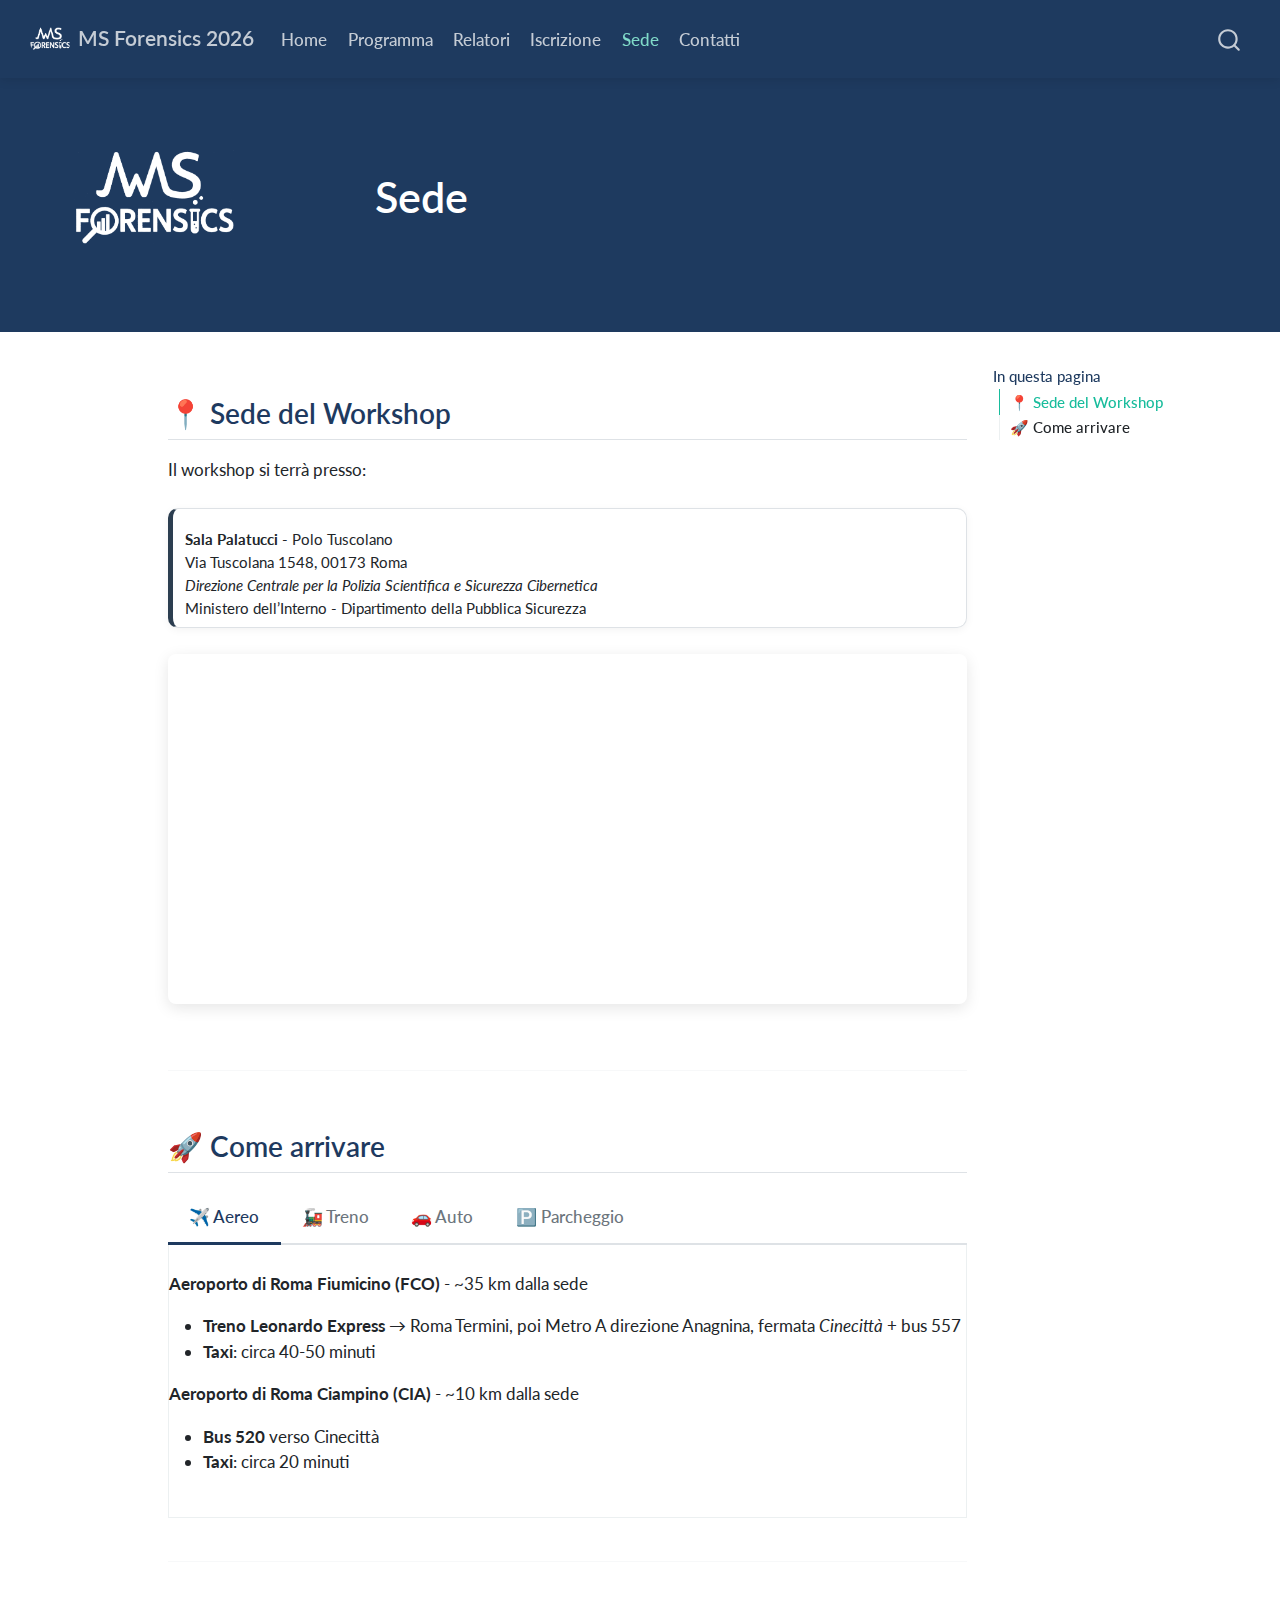
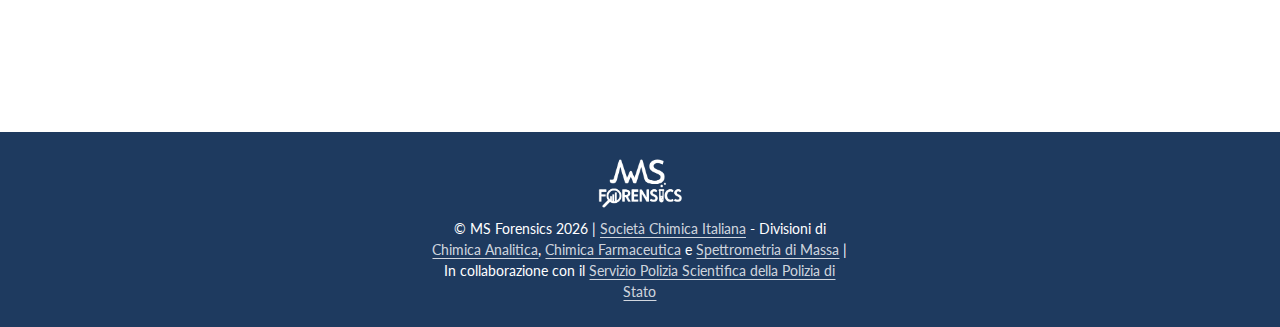
<file: docs/venue.html>
<!DOCTYPE html>
<html xmlns="http://www.w3.org/1999/xhtml" lang="it" xml:lang="it"><head>

<meta charset="utf-8">
<meta name="generator" content="quarto-1.8.26">

<meta name="viewport" content="width=device-width, initial-scale=1.0, user-scalable=yes">


<title>Sede – MS Forensics 2026</title>
<style>
code{white-space: pre-wrap;}
span.smallcaps{font-variant: small-caps;}
div.columns{display: flex; gap: min(4vw, 1.5em);}
div.column{flex: auto; overflow-x: auto;}
div.hanging-indent{margin-left: 1.5em; text-indent: -1.5em;}
ul.task-list{list-style: none;}
ul.task-list li input[type="checkbox"] {
  width: 0.8em;
  margin: 0 0.8em 0.2em -1em; /* quarto-specific, see https://github.com/quarto-dev/quarto-cli/issues/4556 */ 
  vertical-align: middle;
}
</style>


<script src="site_libs/quarto-nav/quarto-nav.js"></script>
<script src="site_libs/quarto-nav/headroom.min.js"></script>
<script src="site_libs/clipboard/clipboard.min.js"></script>
<script src="site_libs/quarto-search/autocomplete.umd.js"></script>
<script src="site_libs/quarto-search/fuse.min.js"></script>
<script src="site_libs/quarto-search/quarto-search.js"></script>
<meta name="quarto:offset" content="./">
<script src="site_libs/quarto-html/quarto.js" type="module"></script>
<script src="site_libs/quarto-html/tabsets/tabsets.js" type="module"></script>
<script src="site_libs/quarto-html/axe/axe-check.js" type="module"></script>
<script src="site_libs/quarto-html/popper.min.js"></script>
<script src="site_libs/quarto-html/tippy.umd.min.js"></script>
<script src="site_libs/quarto-html/anchor.min.js"></script>
<link href="site_libs/quarto-html/tippy.css" rel="stylesheet">
<link href="site_libs/quarto-html/quarto-syntax-highlighting-587c61ba64f3a5504c4d52d930310e48.css" rel="stylesheet" id="quarto-text-highlighting-styles">
<script src="site_libs/bootstrap/bootstrap.min.js"></script>
<link href="site_libs/bootstrap/bootstrap-icons.css" rel="stylesheet">
<link href="site_libs/bootstrap/bootstrap-cb8c25ddaaf01fb2a502006d05c07bf1.min.css" rel="stylesheet" append-hash="true" id="quarto-bootstrap" data-mode="light">
<script id="quarto-search-options" type="application/json">{
  "location": "navbar",
  "copy-button": false,
  "collapse-after": 3,
  "panel-placement": "end",
  "type": "overlay",
  "limit": 50,
  "keyboard-shortcut": [
    "f",
    "/",
    "s"
  ],
  "show-item-context": false,
  "language": {
    "search-no-results-text": "Nessun risultato",
    "search-matching-documents-text": "documenti trovati",
    "search-copy-link-title": "Copiare il link nella ricerca",
    "search-hide-matches-text": "Nascondere i risultati aggiuntivi",
    "search-more-match-text": "ci sono altri risultati in questo documento",
    "search-more-matches-text": "ulteriori risultati in questo documento",
    "search-clear-button-title": "Pulire",
    "search-text-placeholder": "",
    "search-detached-cancel-button-title": "Cancellare",
    "search-submit-button-title": "Inviare",
    "search-label": "Ricerca"
  }
}</script>
<style>

      .quarto-title-block .quarto-title-banner h1,
      .quarto-title-block .quarto-title-banner h2,
      .quarto-title-block .quarto-title-banner h3,
      .quarto-title-block .quarto-title-banner h4,
      .quarto-title-block .quarto-title-banner h5,
      .quarto-title-block .quarto-title-banner h6
      {
        color: #ffffff;
      }

      .quarto-title-block .quarto-title-banner {
        color: #ffffff;
background: #1e3a5f;
      }
</style>


<link rel="stylesheet" href="styles.css">
</head>

<body class="nav-fixed quarto-light">

<div id="quarto-search-results"></div>
  <header id="quarto-header" class="headroom fixed-top quarto-banner">
    <nav class="navbar navbar-expand-lg " data-bs-theme="dark">
      <div class="navbar-container container-fluid">
      <div class="navbar-brand-container mx-auto">
    <a href="./index.html" class="navbar-brand navbar-brand-logo">
    <img src="./images/logo_transparent2.png" alt="" class="navbar-logo light-content">
    <img src="./images/logo_transparent2.png" alt="" class="navbar-logo dark-content">
    </a>
    <a class="navbar-brand" href="./index.html">
    <span class="navbar-title">MS Forensics 2026</span>
    </a>
  </div>
            <div id="quarto-search" class="" title="Ricerca"></div>
          <button class="navbar-toggler" type="button" data-bs-toggle="collapse" data-bs-target="#navbarCollapse" aria-controls="navbarCollapse" role="menu" aria-expanded="false" aria-label="Attiva/disattiva la navigazione" onclick="if (window.quartoToggleHeadroom) { window.quartoToggleHeadroom(); }">
  <span class="navbar-toggler-icon"></span>
</button>
          <div class="collapse navbar-collapse" id="navbarCollapse">
            <ul class="navbar-nav navbar-nav-scroll me-auto">
  <li class="nav-item">
    <a class="nav-link" href="./index.html"> 
<span class="menu-text">Home</span></a>
  </li>  
  <li class="nav-item">
    <a class="nav-link" href="./program.html"> 
<span class="menu-text">Programma</span></a>
  </li>  
  <li class="nav-item">
    <a class="nav-link" href="./speakers.html"> 
<span class="menu-text">Relatori</span></a>
  </li>  
  <li class="nav-item">
    <a class="nav-link" href="./registration.html"> 
<span class="menu-text">Iscrizione</span></a>
  </li>  
  <li class="nav-item">
    <a class="nav-link active" href="./venue.html" aria-current="page"> 
<span class="menu-text">Sede</span></a>
  </li>  
  <li class="nav-item">
    <a class="nav-link" href="./contact.html"> 
<span class="menu-text">Contatti</span></a>
  </li>  
</ul>
          </div> <!-- /navcollapse -->
            <div class="quarto-navbar-tools">
</div>
      </div> <!-- /container-fluid -->
    </nav>
</header>
<!-- content -->
<header id="title-block-header" class="quarto-title-block default page-columns page-full">
  <div class="quarto-title-banner page-columns page-full">
    <div class="quarto-title column-body">
      <h1 class="title">Sede</h1>
                      </div>
  </div>
    
  
  <div class="quarto-title-meta">

      
    
      
    </div>
    
  
  </header><div id="quarto-content" class="quarto-container page-columns page-rows-contents page-layout-article page-navbar">
<!-- sidebar -->
<!-- margin-sidebar -->
    <div id="quarto-margin-sidebar" class="sidebar margin-sidebar">
        <nav id="TOC" role="doc-toc" class="toc-active">
    <h2 id="toc-title">In questa pagina</h2>
   
  <ul class="collapse">
  <li><a href="#sede-del-workshop" id="toc-sede-del-workshop" class="nav-link active" data-scroll-target="#sede-del-workshop">📍 Sede del Workshop</a></li>
  <li><a href="#come-arrivare" id="toc-come-arrivare" class="nav-link" data-scroll-target="#come-arrivare">🚀 Come arrivare</a></li>
  </ul>
</nav>
    </div>
<!-- main -->
<main class="content quarto-banner-title-block" id="quarto-document-content">





<section id="sede-del-workshop" class="level2">
<h2 class="anchored" data-anchor-id="sede-del-workshop">📍 Sede del Workshop</h2>
<p>Il workshop si terrà presso:</p>
<div class="callout callout-style-simple callout-note no-icon">
<div class="callout-body d-flex">
<div class="callout-icon-container">
<i class="callout-icon no-icon"></i>
</div>
<div class="callout-body-container">
<p><strong>Sala Palatucci</strong> - Polo Tuscolano<br>
Via Tuscolana 1548, 00173 Roma<br>
<em>Direzione Centrale per la Polizia Scientifica e Sicurezza Cibernetica</em><br>
Ministero dell’Interno - Dipartimento della Pubblica Sicurezza</p>
</div>
</div>
</div>
<iframe src="https://www.google.com/maps/embed?pb=!1m18!1m12!1m3!1d2971.971485050238!2d12.569826776055516!3d41.85044056714546!2m3!1f0!2f0!3f0!3m2!1i1024!2i768!4f13.1!3m3!1m2!1s0x132589cd6016358d%3A0x86fd8a2015653dac!2sVia%20Tuscolana%2C%201548%2C%2000173%20Roma%20RM!5e0!3m2!1sit!2sit!4v1765622606445!5m2!1sit!2sit" width="100%" height="350" style="border:0; border-radius: 8px;" allowfullscreen="" loading="lazy" referrerpolicy="no-referrer-when-downgrade"></iframe>
<hr>
</section>
<section id="come-arrivare" class="level2">
<h2 class="anchored" data-anchor-id="come-arrivare">🚀 Come arrivare</h2>
<div class="tabset-margin-container"></div><div class="panel-tabset">
<ul class="nav nav-tabs" role="tablist"><li class="nav-item" role="presentation"><a class="nav-link active" id="tabset-1-1-tab" data-bs-toggle="tab" data-bs-target="#tabset-1-1" role="tab" aria-controls="tabset-1-1" aria-selected="true" href="">✈️ Aereo</a></li><li class="nav-item" role="presentation"><a class="nav-link" id="tabset-1-2-tab" data-bs-toggle="tab" data-bs-target="#tabset-1-2" role="tab" aria-controls="tabset-1-2" aria-selected="false" href="">🚂 Treno</a></li><li class="nav-item" role="presentation"><a class="nav-link" id="tabset-1-3-tab" data-bs-toggle="tab" data-bs-target="#tabset-1-3" role="tab" aria-controls="tabset-1-3" aria-selected="false" href="">🚗 Auto</a></li><li class="nav-item" role="presentation"><a class="nav-link" id="tabset-1-4-tab" data-bs-toggle="tab" data-bs-target="#tabset-1-4" role="tab" aria-controls="tabset-1-4" aria-selected="false" href="">🅿️ Parcheggio</a></li></ul>
<div class="tab-content">
<div id="tabset-1-1" class="tab-pane active" role="tabpanel" aria-labelledby="tabset-1-1-tab">
<p><strong>Aeroporto di Roma Fiumicino (FCO)</strong> - ~35 km dalla sede</p>
<ul>
<li><strong>Treno Leonardo Express</strong> → Roma Termini, poi Metro A direzione Anagnina, fermata <em>Cinecittà</em> + bus 557</li>
<li><strong>Taxi</strong>: circa 40-50 minuti</li>
</ul>
<p><strong>Aeroporto di Roma Ciampino (CIA)</strong> - ~10 km dalla sede</p>
<ul>
<li><strong>Bus 520</strong> verso Cinecittà</li>
<li><strong>Taxi</strong>: circa 20 minuti</li>
</ul>
</div>
<div id="tabset-1-2" class="tab-pane" role="tabpanel" aria-labelledby="tabset-1-2-tab">
<p><strong>Roma Termini</strong> - principale stazione ferroviaria</p>
<p>Dalla stazione Termini:</p>
<ul>
<li><strong>Metro Linea A</strong> direzione Anagnina → fermata <em>Cinecittà</em></li>
<li>Da Cinecittà: <strong>bus 557</strong> direzione Tuscolana/Romanina</li>
<li>Durata: circa 30-40 minuti</li>
</ul>
<p><strong>Roma Tiburtina</strong> - stazione alta velocità</p>
<ul>
<li>Metro B → Termini, poi Metro A direzione Anagnina</li>
</ul>
</div>
<div id="tabset-1-3" class="tab-pane" role="tabpanel" aria-labelledby="tabset-1-3-tab">
<p>Da <strong>Nord (A1 Firenze-Roma)</strong>:</p>
<ul>
<li>Uscita Roma Est/GRA → Via Tuscolana direzione Roma</li>
</ul>
<p>Da <strong>Sud (A1 Napoli-Roma)</strong>:</p>
<ul>
<li>Uscita Roma Sud/GRA → Via Tuscolana direzione fuori Roma</li>
</ul>
<p>Da <strong>GRA (Grande Raccordo Anulare)</strong>:</p>
<ul>
<li>Uscita 21 Via Tuscolana</li>
</ul>
</div>
<div id="tabset-1-4" class="tab-pane" role="tabpanel" aria-labelledby="tabset-1-4-tab">
<ul>
<li>Parcheggio di scambio <em>ATAC Cinecittà</em> limitrofo alla sede (gratuito con biglietto metro)</li>
<li>Parcheggi a pagamento nelle vicinanze</li>
</ul>
</div>
</div>
</div>
<hr>


</section>

</main> <!-- /main -->
<script id="quarto-html-after-body" type="application/javascript">
  window.document.addEventListener("DOMContentLoaded", function (event) {
    const icon = "";
    const anchorJS = new window.AnchorJS();
    anchorJS.options = {
      placement: 'right',
      icon: icon
    };
    anchorJS.add('.anchored');
    const isCodeAnnotation = (el) => {
      for (const clz of el.classList) {
        if (clz.startsWith('code-annotation-')) {                     
          return true;
        }
      }
      return false;
    }
    const onCopySuccess = function(e) {
      // button target
      const button = e.trigger;
      // don't keep focus
      button.blur();
      // flash "checked"
      button.classList.add('code-copy-button-checked');
      var currentTitle = button.getAttribute("title");
      button.setAttribute("title", "Copiato!");
      let tooltip;
      if (window.bootstrap) {
        button.setAttribute("data-bs-toggle", "tooltip");
        button.setAttribute("data-bs-placement", "left");
        button.setAttribute("data-bs-title", "Copiato!");
        tooltip = new bootstrap.Tooltip(button, 
          { trigger: "manual", 
            customClass: "code-copy-button-tooltip",
            offset: [0, -8]});
        tooltip.show();    
      }
      setTimeout(function() {
        if (tooltip) {
          tooltip.hide();
          button.removeAttribute("data-bs-title");
          button.removeAttribute("data-bs-toggle");
          button.removeAttribute("data-bs-placement");
        }
        button.setAttribute("title", currentTitle);
        button.classList.remove('code-copy-button-checked');
      }, 1000);
      // clear code selection
      e.clearSelection();
    }
    const getTextToCopy = function(trigger) {
      const outerScaffold = trigger.parentElement.cloneNode(true);
      const codeEl = outerScaffold.querySelector('code');
      for (const childEl of codeEl.children) {
        if (isCodeAnnotation(childEl)) {
          childEl.remove();
        }
      }
      return codeEl.innerText;
    }
    const clipboard = new window.ClipboardJS('.code-copy-button:not([data-in-quarto-modal])', {
      text: getTextToCopy
    });
    clipboard.on('success', onCopySuccess);
    if (window.document.getElementById('quarto-embedded-source-code-modal')) {
      const clipboardModal = new window.ClipboardJS('.code-copy-button[data-in-quarto-modal]', {
        text: getTextToCopy,
        container: window.document.getElementById('quarto-embedded-source-code-modal')
      });
      clipboardModal.on('success', onCopySuccess);
    }
      var localhostRegex = new RegExp(/^(?:http|https):\/\/localhost\:?[0-9]*\//);
      var mailtoRegex = new RegExp(/^mailto:/);
        var filterRegex = new RegExp('/' + window.location.host + '/');
      var isInternal = (href) => {
          return filterRegex.test(href) || localhostRegex.test(href) || mailtoRegex.test(href);
      }
      // Inspect non-navigation links and adorn them if external
     var links = window.document.querySelectorAll('a[href]:not(.nav-link):not(.navbar-brand):not(.toc-action):not(.sidebar-link):not(.sidebar-item-toggle):not(.pagination-link):not(.no-external):not([aria-hidden]):not(.dropdown-item):not(.quarto-navigation-tool):not(.about-link)');
      for (var i=0; i<links.length; i++) {
        const link = links[i];
        if (!isInternal(link.href)) {
          // undo the damage that might have been done by quarto-nav.js in the case of
          // links that we want to consider external
          if (link.dataset.originalHref !== undefined) {
            link.href = link.dataset.originalHref;
          }
        }
      }
    function tippyHover(el, contentFn, onTriggerFn, onUntriggerFn) {
      const config = {
        allowHTML: true,
        maxWidth: 500,
        delay: 100,
        arrow: false,
        appendTo: function(el) {
            return el.parentElement;
        },
        interactive: true,
        interactiveBorder: 10,
        theme: 'quarto',
        placement: 'bottom-start',
      };
      if (contentFn) {
        config.content = contentFn;
      }
      if (onTriggerFn) {
        config.onTrigger = onTriggerFn;
      }
      if (onUntriggerFn) {
        config.onUntrigger = onUntriggerFn;
      }
      window.tippy(el, config); 
    }
    const noterefs = window.document.querySelectorAll('a[role="doc-noteref"]');
    for (var i=0; i<noterefs.length; i++) {
      const ref = noterefs[i];
      tippyHover(ref, function() {
        // use id or data attribute instead here
        let href = ref.getAttribute('data-footnote-href') || ref.getAttribute('href');
        try { href = new URL(href).hash; } catch {}
        const id = href.replace(/^#\/?/, "");
        const note = window.document.getElementById(id);
        if (note) {
          return note.innerHTML;
        } else {
          return "";
        }
      });
    }
    const xrefs = window.document.querySelectorAll('a.quarto-xref');
    const processXRef = (id, note) => {
      // Strip column container classes
      const stripColumnClz = (el) => {
        el.classList.remove("page-full", "page-columns");
        if (el.children) {
          for (const child of el.children) {
            stripColumnClz(child);
          }
        }
      }
      stripColumnClz(note)
      if (id === null || id.startsWith('sec-')) {
        // Special case sections, only their first couple elements
        const container = document.createElement("div");
        if (note.children && note.children.length > 2) {
          container.appendChild(note.children[0].cloneNode(true));
          for (let i = 1; i < note.children.length; i++) {
            const child = note.children[i];
            if (child.tagName === "P" && child.innerText === "") {
              continue;
            } else {
              container.appendChild(child.cloneNode(true));
              break;
            }
          }
          if (window.Quarto?.typesetMath) {
            window.Quarto.typesetMath(container);
          }
          return container.innerHTML
        } else {
          if (window.Quarto?.typesetMath) {
            window.Quarto.typesetMath(note);
          }
          return note.innerHTML;
        }
      } else {
        // Remove any anchor links if they are present
        const anchorLink = note.querySelector('a.anchorjs-link');
        if (anchorLink) {
          anchorLink.remove();
        }
        if (window.Quarto?.typesetMath) {
          window.Quarto.typesetMath(note);
        }
        if (note.classList.contains("callout")) {
          return note.outerHTML;
        } else {
          return note.innerHTML;
        }
      }
    }
    for (var i=0; i<xrefs.length; i++) {
      const xref = xrefs[i];
      tippyHover(xref, undefined, function(instance) {
        instance.disable();
        let url = xref.getAttribute('href');
        let hash = undefined; 
        if (url.startsWith('#')) {
          hash = url;
        } else {
          try { hash = new URL(url).hash; } catch {}
        }
        if (hash) {
          const id = hash.replace(/^#\/?/, "");
          const note = window.document.getElementById(id);
          if (note !== null) {
            try {
              const html = processXRef(id, note.cloneNode(true));
              instance.setContent(html);
            } finally {
              instance.enable();
              instance.show();
            }
          } else {
            // See if we can fetch this
            fetch(url.split('#')[0])
            .then(res => res.text())
            .then(html => {
              const parser = new DOMParser();
              const htmlDoc = parser.parseFromString(html, "text/html");
              const note = htmlDoc.getElementById(id);
              if (note !== null) {
                const html = processXRef(id, note);
                instance.setContent(html);
              } 
            }).finally(() => {
              instance.enable();
              instance.show();
            });
          }
        } else {
          // See if we can fetch a full url (with no hash to target)
          // This is a special case and we should probably do some content thinning / targeting
          fetch(url)
          .then(res => res.text())
          .then(html => {
            const parser = new DOMParser();
            const htmlDoc = parser.parseFromString(html, "text/html");
            const note = htmlDoc.querySelector('main.content');
            if (note !== null) {
              // This should only happen for chapter cross references
              // (since there is no id in the URL)
              // remove the first header
              if (note.children.length > 0 && note.children[0].tagName === "HEADER") {
                note.children[0].remove();
              }
              const html = processXRef(null, note);
              instance.setContent(html);
            } 
          }).finally(() => {
            instance.enable();
            instance.show();
          });
        }
      }, function(instance) {
      });
    }
        let selectedAnnoteEl;
        const selectorForAnnotation = ( cell, annotation) => {
          let cellAttr = 'data-code-cell="' + cell + '"';
          let lineAttr = 'data-code-annotation="' +  annotation + '"';
          const selector = 'span[' + cellAttr + '][' + lineAttr + ']';
          return selector;
        }
        const selectCodeLines = (annoteEl) => {
          const doc = window.document;
          const targetCell = annoteEl.getAttribute("data-target-cell");
          const targetAnnotation = annoteEl.getAttribute("data-target-annotation");
          const annoteSpan = window.document.querySelector(selectorForAnnotation(targetCell, targetAnnotation));
          const lines = annoteSpan.getAttribute("data-code-lines").split(",");
          const lineIds = lines.map((line) => {
            return targetCell + "-" + line;
          })
          let top = null;
          let height = null;
          let parent = null;
          if (lineIds.length > 0) {
              //compute the position of the single el (top and bottom and make a div)
              const el = window.document.getElementById(lineIds[0]);
              top = el.offsetTop;
              height = el.offsetHeight;
              parent = el.parentElement.parentElement;
            if (lineIds.length > 1) {
              const lastEl = window.document.getElementById(lineIds[lineIds.length - 1]);
              const bottom = lastEl.offsetTop + lastEl.offsetHeight;
              height = bottom - top;
            }
            if (top !== null && height !== null && parent !== null) {
              // cook up a div (if necessary) and position it 
              let div = window.document.getElementById("code-annotation-line-highlight");
              if (div === null) {
                div = window.document.createElement("div");
                div.setAttribute("id", "code-annotation-line-highlight");
                div.style.position = 'absolute';
                parent.appendChild(div);
              }
              div.style.top = top - 2 + "px";
              div.style.height = height + 4 + "px";
              div.style.left = 0;
              let gutterDiv = window.document.getElementById("code-annotation-line-highlight-gutter");
              if (gutterDiv === null) {
                gutterDiv = window.document.createElement("div");
                gutterDiv.setAttribute("id", "code-annotation-line-highlight-gutter");
                gutterDiv.style.position = 'absolute';
                const codeCell = window.document.getElementById(targetCell);
                const gutter = codeCell.querySelector('.code-annotation-gutter');
                gutter.appendChild(gutterDiv);
              }
              gutterDiv.style.top = top - 2 + "px";
              gutterDiv.style.height = height + 4 + "px";
            }
            selectedAnnoteEl = annoteEl;
          }
        };
        const unselectCodeLines = () => {
          const elementsIds = ["code-annotation-line-highlight", "code-annotation-line-highlight-gutter"];
          elementsIds.forEach((elId) => {
            const div = window.document.getElementById(elId);
            if (div) {
              div.remove();
            }
          });
          selectedAnnoteEl = undefined;
        };
          // Handle positioning of the toggle
      window.addEventListener(
        "resize",
        throttle(() => {
          elRect = undefined;
          if (selectedAnnoteEl) {
            selectCodeLines(selectedAnnoteEl);
          }
        }, 10)
      );
      function throttle(fn, ms) {
      let throttle = false;
      let timer;
        return (...args) => {
          if(!throttle) { // first call gets through
              fn.apply(this, args);
              throttle = true;
          } else { // all the others get throttled
              if(timer) clearTimeout(timer); // cancel #2
              timer = setTimeout(() => {
                fn.apply(this, args);
                timer = throttle = false;
              }, ms);
          }
        };
      }
        // Attach click handler to the DT
        const annoteDls = window.document.querySelectorAll('dt[data-target-cell]');
        for (const annoteDlNode of annoteDls) {
          annoteDlNode.addEventListener('click', (event) => {
            const clickedEl = event.target;
            if (clickedEl !== selectedAnnoteEl) {
              unselectCodeLines();
              const activeEl = window.document.querySelector('dt[data-target-cell].code-annotation-active');
              if (activeEl) {
                activeEl.classList.remove('code-annotation-active');
              }
              selectCodeLines(clickedEl);
              clickedEl.classList.add('code-annotation-active');
            } else {
              // Unselect the line
              unselectCodeLines();
              clickedEl.classList.remove('code-annotation-active');
            }
          });
        }
    const findCites = (el) => {
      const parentEl = el.parentElement;
      if (parentEl) {
        const cites = parentEl.dataset.cites;
        if (cites) {
          return {
            el,
            cites: cites.split(' ')
          };
        } else {
          return findCites(el.parentElement)
        }
      } else {
        return undefined;
      }
    };
    var bibliorefs = window.document.querySelectorAll('a[role="doc-biblioref"]');
    for (var i=0; i<bibliorefs.length; i++) {
      const ref = bibliorefs[i];
      const citeInfo = findCites(ref);
      if (citeInfo) {
        tippyHover(citeInfo.el, function() {
          var popup = window.document.createElement('div');
          citeInfo.cites.forEach(function(cite) {
            var citeDiv = window.document.createElement('div');
            citeDiv.classList.add('hanging-indent');
            citeDiv.classList.add('csl-entry');
            var biblioDiv = window.document.getElementById('ref-' + cite);
            if (biblioDiv) {
              citeDiv.innerHTML = biblioDiv.innerHTML;
            }
            popup.appendChild(citeDiv);
          });
          return popup.innerHTML;
        });
      }
    }
  });
  </script>
</div> <!-- /content -->
<footer class="footer">
  <div class="nav-footer">
    <div class="nav-footer-left">
      &nbsp;
    </div>   
    <div class="nav-footer-center">
<p><img src="images/logo_transparent2.png" alt="MS Forensics Logo" style="height: 50px; margin-bottom: 10px;"><br> © MS Forensics 2026 | <a href="https://www.soc.chim.it/">Società Chimica Italiana</a> - Divisioni di <a href="https://www.soc.chim.it/it/divisioni/analitica/home">Chimica Analitica</a>, <a href="https://www.soc.chim.it/it/divisioni/farmaceutica/home">Chimica Farmaceutica</a> e <a href="https://www.spettrometriadimassa.it/">Spettrometria di Massa</a> | In collaborazione con il <a href="https://www.poliziadistato.it/articolo/2469667ac382cb785865005675">Servizio Polizia Scientifica della Polizia di Stato</a></p>
</div>
    <div class="nav-footer-right">
      &nbsp;
    </div>
  </div>
</footer>




</body></html>
</file>
<file: docs/site_libs/quarto-html/tippy.css>
.tippy-box[data-animation=fade][data-state=hidden]{opacity:0}[data-tippy-root]{max-width:calc(100vw - 10px)}.tippy-box{position:relative;background-color:#333;color:#fff;border-radius:4px;font-size:14px;line-height:1.4;white-space:normal;outline:0;transition-property:transform,visibility,opacity}.tippy-box[data-placement^=top]>.tippy-arrow{bottom:0}.tippy-box[data-placement^=top]>.tippy-arrow:before{bottom:-7px;left:0;border-width:8px 8px 0;border-top-color:initial;transform-origin:center top}.tippy-box[data-placement^=bottom]>.tippy-arrow{top:0}.tippy-box[data-placement^=bottom]>.tippy-arrow:before{top:-7px;left:0;border-width:0 8px 8px;border-bottom-color:initial;transform-origin:center bottom}.tippy-box[data-placement^=left]>.tippy-arrow{right:0}.tippy-box[data-placement^=left]>.tippy-arrow:before{border-width:8px 0 8px 8px;border-left-color:initial;right:-7px;transform-origin:center left}.tippy-box[data-placement^=right]>.tippy-arrow{left:0}.tippy-box[data-placement^=right]>.tippy-arrow:before{left:-7px;border-width:8px 8px 8px 0;border-right-color:initial;transform-origin:center right}.tippy-box[data-inertia][data-state=visible]{transition-timing-function:cubic-bezier(.54,1.5,.38,1.11)}.tippy-arrow{width:16px;height:16px;color:#333}.tippy-arrow:before{content:"";position:absolute;border-color:transparent;border-style:solid}.tippy-content{position:relative;padding:5px 9px;z-index:1}
</file>
<file: docs/site_libs/quarto-html/quarto-syntax-highlighting-587c61ba64f3a5504c4d52d930310e48.css>
/* quarto syntax highlight colors */
:root {
  --quarto-hl-ot-color: #003B4F;
  --quarto-hl-at-color: #657422;
  --quarto-hl-ss-color: #20794D;
  --quarto-hl-an-color: #5E5E5E;
  --quarto-hl-fu-color: #4758AB;
  --quarto-hl-st-color: #20794D;
  --quarto-hl-cf-color: #003B4F;
  --quarto-hl-op-color: #5E5E5E;
  --quarto-hl-er-color: #AD0000;
  --quarto-hl-bn-color: #AD0000;
  --quarto-hl-al-color: #AD0000;
  --quarto-hl-va-color: #111111;
  --quarto-hl-bu-color: inherit;
  --quarto-hl-ex-color: inherit;
  --quarto-hl-pp-color: #AD0000;
  --quarto-hl-in-color: #5E5E5E;
  --quarto-hl-vs-color: #20794D;
  --quarto-hl-wa-color: #5E5E5E;
  --quarto-hl-do-color: #5E5E5E;
  --quarto-hl-im-color: #00769E;
  --quarto-hl-ch-color: #20794D;
  --quarto-hl-dt-color: #AD0000;
  --quarto-hl-fl-color: #AD0000;
  --quarto-hl-co-color: #5E5E5E;
  --quarto-hl-cv-color: #5E5E5E;
  --quarto-hl-cn-color: #8f5902;
  --quarto-hl-sc-color: #5E5E5E;
  --quarto-hl-dv-color: #AD0000;
  --quarto-hl-kw-color: #003B4F;
}

/* other quarto variables */
:root {
  --quarto-font-monospace: SFMono-Regular, Menlo, Monaco, Consolas, "Liberation Mono", "Courier New", monospace;
}

/* syntax highlight based on Pandoc's rules */
pre > code.sourceCode > span {
  color: #003B4F;
}

code.sourceCode > span {
  color: #003B4F;
}

div.sourceCode,
div.sourceCode pre.sourceCode {
  color: #003B4F;
}

/* Normal */
code span {
  color: #003B4F;
}

/* Alert */
code span.al {
  color: #AD0000;
  font-style: inherit;
}

/* Annotation */
code span.an {
  color: #5E5E5E;
  font-style: inherit;
}

/* Attribute */
code span.at {
  color: #657422;
  font-style: inherit;
}

/* BaseN */
code span.bn {
  color: #AD0000;
  font-style: inherit;
}

/* BuiltIn */
code span.bu {
  font-style: inherit;
}

/* ControlFlow */
code span.cf {
  color: #003B4F;
  font-weight: bold;
  font-style: inherit;
}

/* Char */
code span.ch {
  color: #20794D;
  font-style: inherit;
}

/* Constant */
code span.cn {
  color: #8f5902;
  font-style: inherit;
}

/* Comment */
code span.co {
  color: #5E5E5E;
  font-style: inherit;
}

/* CommentVar */
code span.cv {
  color: #5E5E5E;
  font-style: italic;
}

/* Documentation */
code span.do {
  color: #5E5E5E;
  font-style: italic;
}

/* DataType */
code span.dt {
  color: #AD0000;
  font-style: inherit;
}

/* DecVal */
code span.dv {
  color: #AD0000;
  font-style: inherit;
}

/* Error */
code span.er {
  color: #AD0000;
  font-style: inherit;
}

/* Extension */
code span.ex {
  font-style: inherit;
}

/* Float */
code span.fl {
  color: #AD0000;
  font-style: inherit;
}

/* Function */
code span.fu {
  color: #4758AB;
  font-style: inherit;
}

/* Import */
code span.im {
  color: #00769E;
  font-style: inherit;
}

/* Information */
code span.in {
  color: #5E5E5E;
  font-style: inherit;
}

/* Keyword */
code span.kw {
  color: #003B4F;
  font-weight: bold;
  font-style: inherit;
}

/* Operator */
code span.op {
  color: #5E5E5E;
  font-style: inherit;
}

/* Other */
code span.ot {
  color: #003B4F;
  font-style: inherit;
}

/* Preprocessor */
code span.pp {
  color: #AD0000;
  font-style: inherit;
}

/* SpecialChar */
code span.sc {
  color: #5E5E5E;
  font-style: inherit;
}

/* SpecialString */
code span.ss {
  color: #20794D;
  font-style: inherit;
}

/* String */
code span.st {
  color: #20794D;
  font-style: inherit;
}

/* Variable */
code span.va {
  color: #111111;
  font-style: inherit;
}

/* VerbatimString */
code span.vs {
  color: #20794D;
  font-style: inherit;
}

/* Warning */
code span.wa {
  color: #5E5E5E;
  font-style: italic;
}

.prevent-inlining {
  content: "</";
}

/*# sourceMappingURL=2dce1cc6c82594539e1579de68416b47.css.map */
</file>
<file: docs/styles.css>
/* ============================================
   MS FORENSICS 2026 - Custom Styles
   ============================================ */

/* ---------- Color Variables ---------- */
:root {
  --primary-color: #1e3a5f;
  --secondary-color: #3498db;
  --accent-color: #e74c3c;
  --light-bg: #f8f9fa;
  --dark-bg: #1e3a5f;
  --text-color: #333;
  --text-muted: #6c757d;
}

/* ---------- Hero Banner (UNIFORM COLOR) ---------- */
#quarto-header {
  background: var(--primary-color) !important;
}

.quarto-title-banner {
  background: var(--primary-color) !important;
  background-image: none !important;
}

.quarto-title-block {
  background: var(--primary-color);
  color: white;
  padding: 3rem 2rem;
  margin-bottom: 0;
}

.quarto-title-block .title {
  font-size: 2.5rem;
  font-weight: 700;
}

.quarto-title-block .subtitle {
  font-size: 1.3rem;
  opacity: 0.9;
}

/* ---------- Logo in Title Banner ---------- */
.quarto-title-banner {
  position: relative;
  padding-left: 220px !important;
}

.quarto-title-banner::before {
  content: "";
  position: absolute;
  top: 50%;
  left: 40px;
  transform: translateY(-50%);
  width: 160px;
  height: 160px;
  background-image: url("images/logo_transparent2.png");
  background-size: contain;
  background-repeat: no-repeat;
  background-position: center;
}

/* Responsive - hide logo on small screens */
@media (max-width: 768px) {
  .quarto-title-banner {
    padding-left: 1rem !important;
  }
  
  .quarto-title-banner::before {
    display: none;
  }
}

/* ---------- Navbar ---------- */
.navbar {
  background: var(--primary-color) !important;
  box-shadow: 0 2px 10px rgba(0,0,0,0.1);
}

.navbar-brand {
  font-weight: 600;
}

.nav-link {
  font-weight: 500;
  transition: color 0.3s ease;
}

/* ---------- Date Cards Uniform Height ---------- */
.grid > .g-col-6.g-col-md-3 .callout {
  min-height: 140px;
  display: flex;
  flex-direction: column;
  justify-content: center;
}

.grid > .g-col-6.g-col-md-3 .callout h3 {
  margin-top: 0.5rem;
  margin-bottom: 0;
  font-size: 1.2rem;
}

.grid > .g-col-6.g-col-md-3 .callout p {
  margin-bottom: 0;
}

/* ---------- Save the Date Box ---------- */
.save-the-date {
  background: linear-gradient(135deg, #1e3a5f 0%, #2c5282 100%);
  color: white;
  padding: 2.5rem;
  border-radius: 12px;
  text-align: center;
  font-size: 1.3rem;
  margin: 2rem 0;
  box-shadow: 0 8px 25px rgba(0,0,0,0.15);
}

.save-the-date h2 {
  color: white;
  font-size: 2rem;
  margin-bottom: 1rem;
}

.save-the-date strong {
  font-size: 1.4rem;
}

/* ---------- Callout Boxes ---------- */
.callout {
  border-radius: 10px;
  margin: 1.5rem 0;
  border-left-width: 4px;
  box-shadow: 0 2px 8px rgba(0,0,0,0.05);
}

.callout-note {
  border-left-color: var(--secondary-color);
}

.callout-tip {
  border-left-color: #27ae60;
}

.callout-important {
  border-left-color: var(--accent-color);
}

/* ---------- Buttons ---------- */
.btn {
  margin: 0.5rem 0.25rem;
  border-radius: 8px;
  font-weight: 500;
  transition: all 0.3s ease;
}

.btn-primary {
  background-color: var(--primary-color);
  border-color: var(--primary-color);
}

.btn-primary:hover {
  background-color: var(--secondary-color);
  border-color: var(--secondary-color);
  transform: translateY(-2px);
  box-shadow: 0 4px 12px rgba(0,0,0,0.15);
}

.btn-outline-primary {
  color: var(--primary-color);
  border-color: var(--primary-color);
}

.btn-outline-primary:hover {
  background-color: var(--primary-color);
  color: white;
}

.btn-lg {
  padding: 0.85rem 2.5rem;
  font-size: 1.1rem;
}

/* ---------- Grid Cards ---------- */
.g-col-12.g-col-md-6,
.g-col-12.g-col-md-4 {
  padding: 1.5rem;
  background: var(--light-bg);
  border-radius: 10px;
  margin-bottom: 1rem;
  border: 1px solid #e9ecef;
  transition: transform 0.3s ease, box-shadow 0.3s ease;
}

.g-col-12.g-col-md-6:hover,
.g-col-12.g-col-md-4:hover {
  transform: translateY(-3px);
  box-shadow: 0 6px 20px rgba(0,0,0,0.08);
}

/* ---------- Panel Tabset ---------- */
.panel-tabset .nav-tabs {
  border-bottom: 2px solid #dee2e6;
}

.panel-tabset .nav-link {
  font-weight: 500;
  color: var(--text-muted);
  border: none;
  padding: 0.75rem 1.25rem;
  margin-bottom: -2px;
  transition: all 0.3s ease;
}

.panel-tabset .nav-link:hover {
  color: var(--primary-color);
  border-bottom: 2px solid var(--secondary-color);
}

.panel-tabset .nav-link.active {
  color: var(--primary-color);
  background: transparent;
  border-bottom: 3px solid var(--primary-color);
}

.panel-tabset .tab-content {
  padding: 1.5rem 0;
}

/* ---------- Tables ---------- */
table {
  width: 100%;
  margin: 1.5rem 0;
  border-collapse: collapse;
}

thead {
  background-color: var(--primary-color);
  color: white;
}

th {
  padding: 0.85rem 1rem;
  font-weight: 600;
}

td {
  padding: 0.75rem 1rem;
  border-bottom: 1px solid #e9ecef;
}

tbody tr:hover {
  background-color: var(--light-bg);
}

/* ---------- Typography ---------- */
h1, h2, h3, h4 {
  color: var(--primary-color);
}

h2 {
  margin-top: 2.5rem;
  padding-top: 1rem;
  font-weight: 600;
}

h3 {
  font-weight: 500;
  margin-top: 1.5rem;
}

a {
  color: var(--secondary-color);
  transition: color 0.3s ease;
}

a:hover {
  color: var(--primary-color);
}

/* ---------- Utility Classes ---------- */
.text-center {
  text-align: center;
  margin: 2rem 0;
}

hr {
  margin: 2.5rem 0;
  border: none;
  border-top: 1px solid #dee2e6;
}

/* ---------- Footer ---------- */
.nav-footer {
  background-color: var(--dark-bg);
  color: white;
  padding: 1.5rem 0;
  margin-top: 3rem;
}

.nav-footer a {
  color: rgba(255,255,255,0.8);
}

.nav-footer a:hover {
  color: white;
}

/* ---------- Images ---------- */
img {
  border-radius: 8px;
}

/* ---------- Responsive ---------- */
@media (max-width: 768px) {
  .quarto-title-block .title {
    font-size: 1.8rem;
  }
  
  .btn-lg {
    display: block;
    width: 100%;
    margin: 0.5rem 0;
  }
  
  .g-col-12.g-col-md-6,
  .g-col-12.g-col-md-4 {
    margin-bottom: 0.75rem;
  }
}

/* ---------- Animations ---------- */
@keyframes fadeIn {
  from { opacity: 0; transform: translateY(10px); }
  to { opacity: 1; transform: translateY(0); }
}

.callout, .g-col-12 {
  animation: fadeIn 0.5s ease;
}

/* ---------- Google Maps iframe ---------- */
iframe {
  border-radius: 10px;
  box-shadow: 0 4px 15px rgba(0,0,0,0.1);
}
</file>
